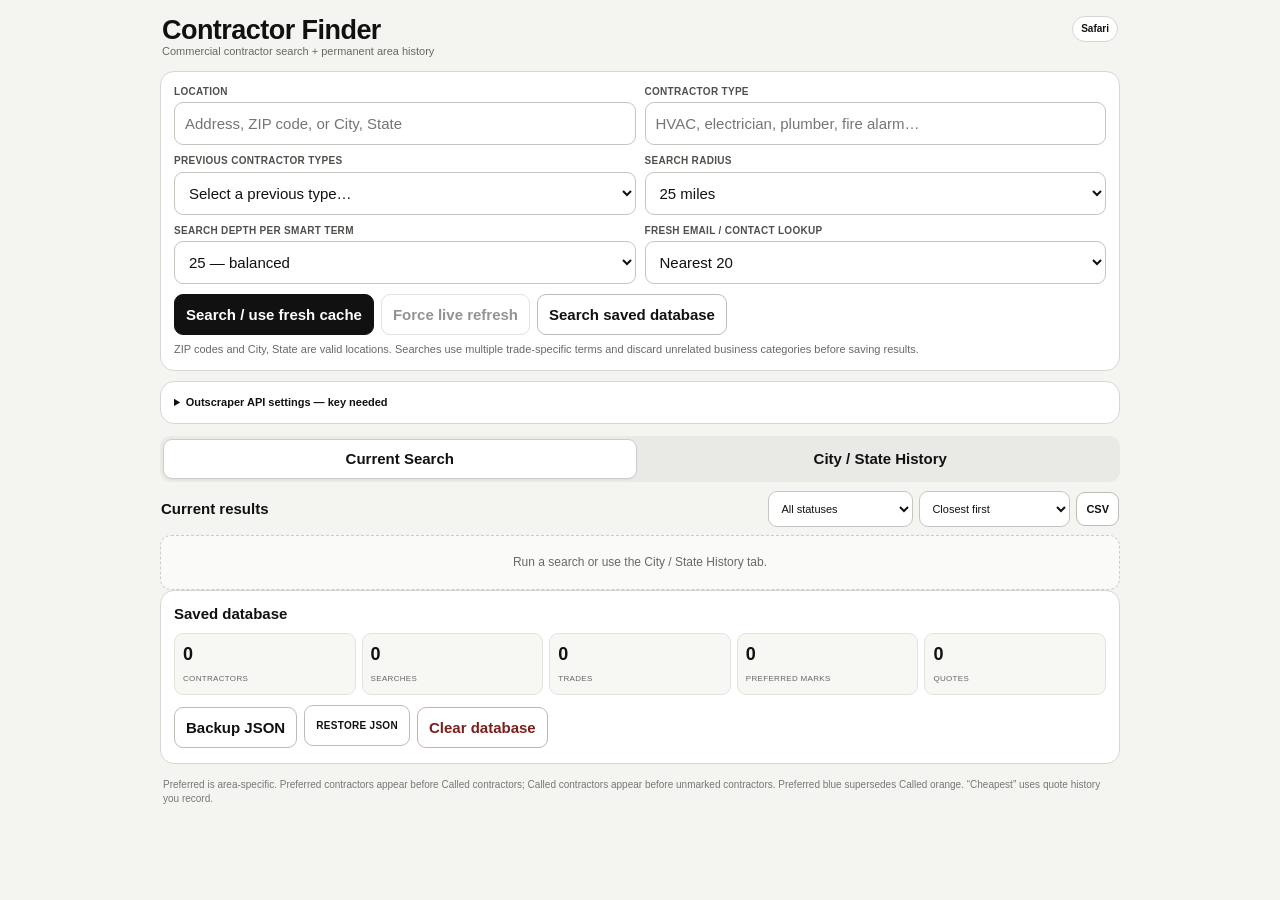
<file: contractors/index.html>
<!doctype html>
<html lang="en">
<head>
<meta charset="utf-8">
<meta name="viewport" content="width=device-width,initial-scale=1,viewport-fit=cover">
<meta name="theme-color" content="#111111">
<meta name="apple-mobile-web-app-capable" content="yes">
<meta name="apple-mobile-web-app-status-bar-style" content="black-translucent">
<meta name="apple-mobile-web-app-title" content="Contractors">
<meta name="format-detection" content="telephone=yes">
<meta name="legacy-marker-modules" content="marks.css marks.js">
<link rel="manifest" href="./manifest.webmanifest">
<title>Contractor Finder</title>
<style>
:root{--bg:#f4f4f1;--card:#fff;--ink:#111;--muted:#686864;--line:#d7d7d1;--soft:#efefeb;--blue:#eaf4ff;--blue-line:#afcde8;--orange:#fff1dc;--orange-line:#e4bd7d;--good:#1d5b34;--good-bg:#edf7ef;--warn:#744b00;--warn-bg:#fff6e2;--bad:#7b1e1e;--bad-bg:#fbeeee}*{box-sizing:border-box}html{-webkit-text-size-adjust:100%;background:var(--bg)}body{margin:0;background:var(--bg);color:var(--ink);font:15px/1.35 -apple-system,BlinkMacSystemFont,"Segoe UI",Roboto,Helvetica,Arial,sans-serif;padding-bottom:env(safe-area-inset-bottom)}button,input,select,textarea{font:inherit}button{cursor:pointer}a{color:inherit}.shell{max-width:980px;margin:auto;padding:calc(14px + env(safe-area-inset-top)) 10px 72px}.topbar{display:flex;justify-content:space-between;align-items:flex-start;gap:12px;margin:2px 2px 12px}h1{margin:0;font-size:27px;letter-spacing:-.02em;line-height:1.04}.subtitle,.muted{font-size:11px;color:var(--muted)}.badge{border:1px solid var(--line);background:#fff;border-radius:999px;padding:5px 8px;font-size:10px;font-weight:800;white-space:nowrap}.card{background:#fff;border:1px solid var(--line);border-radius:14px;padding:13px;margin-bottom:10px}.grid2,.grid3,.contact-grid,.edit-grid{display:grid;gap:9px}.grid2,.contact-grid,.edit-grid{grid-template-columns:1fr 1fr}.grid3{grid-template-columns:repeat(3,1fr)}label{display:block;font-size:10px;font-weight:800;margin:0 0 4px;text-transform:uppercase;letter-spacing:.03em;color:#4f4f4b}input,select,textarea{width:100%;min-height:43px;border:1px solid #c6c6c0;border-radius:9px;padding:9px 10px;background:#fff;color:#111;outline:none}textarea{min-height:72px;resize:vertical}input:focus,select:focus,textarea:focus{border-color:#111;box-shadow:0 0 0 2px rgba(0,0,0,.07)}.actions,.quick,.tags,.toolbar,.main-tabs,.area-tabs,.filter-row{display:flex;gap:7px;flex-wrap:wrap;align-items:center}.actions{margin-top:10px}.btn,.mini,.tabbtn,.area-tab,.icon-btn{border:1px solid #111;border-radius:9px;background:#111;color:#fff;font-weight:800}.btn{padding:9px 11px;min-height:41px}.btn.alt,.mini,.tabbtn,.area-tab{background:#fff;color:#111;border-color:#bdbdb7}.btn.danger{background:#fff;color:var(--bad);border-color:#d4aaaa}.btn:disabled{opacity:.45;cursor:default}.mini{padding:7px 9px;font-size:11px;min-height:34px}.status{margin-top:9px;padding:9px 10px;border-radius:9px;background:var(--soft);font-size:12px;white-space:pre-wrap}.status.good{background:var(--good-bg);color:var(--good)}.status.warn{background:var(--warn-bg);color:var(--warn)}.status.bad{background:var(--bad-bg);color:var(--bad)}.hidden{display:none!important}.help{margin-top:7px;font-size:11px;color:var(--muted)}.main-tabs{margin:12px 0 9px;padding:3px;background:#e9e9e5;border-radius:11px}.tabbtn{flex:1;min-width:150px;padding:9px 10px;border-color:transparent;background:transparent}.tabbtn.active{background:#fff;border-color:#ccc;box-shadow:0 1px 2px rgba(0,0,0,.04)}.toolbar{justify-content:space-between;margin:8px 1px}.toolbar-side{display:flex;gap:6px;align-items:center;flex-wrap:wrap}.toolbar select,.filter-row select{width:auto;min-width:145px;min-height:36px;padding:6px 8px;font-size:11px}.result-card{position:relative;background:#fff;border:1px solid var(--line);border-radius:13px;padding:12px;margin:8px 0;transition:background .12s,border-color .12s}.result-card.called{background:var(--orange);border-color:var(--orange-line)}.result-card.preferred{background:var(--blue);border-color:var(--blue-line)}.result-head{display:flex;gap:8px;align-items:flex-start;padding-right:78px}.rank{width:27px;height:27px;flex:0 0 27px;border:1px solid #b8b8b2;border-radius:50%;display:flex;align-items:center;justify-content:center;font-size:11px;font-weight:850;background:rgba(255,255,255,.72)}.result-main{flex:1;min-width:0}.result-name{font-size:16px;font-weight:850;line-height:1.16}.result-address{font-size:11px;color:var(--muted);margin-top:3px}.distance{font-size:11px;font-weight:850;white-space:nowrap}.marker-wrap{position:absolute;right:9px;top:8px;display:flex;gap:5px}.icon-btn{width:32px;height:32px;padding:0;display:grid;place-items:center;background:rgba(255,255,255,.82);color:#555;border-color:#c3c3bd}.icon-btn svg{width:17px;height:17px;fill:none;stroke:currentColor;stroke-width:2;stroke-linecap:round;stroke-linejoin:round}.icon-btn.on-phone{color:#9a5a00;border-color:#c98b36;background:#fff8ee}.icon-btn.on-star{color:#1760a0;border-color:#72a8d6;background:#f4f9ff}.tags{margin:8px 0 0}.tag{font-size:9px;padding:3px 6px;border:1px solid #ddd;border-radius:99px;background:rgba(255,255,255,.7)}.tag.good{background:var(--good-bg);border-color:#b9d4c0;color:var(--good)}.tag.warn{background:var(--warn-bg);border-color:#e2d0a5;color:var(--warn)}.tag.blue{background:#eff7ff;border-color:#bfd7ee;color:#205e92}.tag.orange{background:#fff6e8;border-color:#e7c798;color:#875400}.contact-grid{margin-top:9px}.contact{font-size:11px;min-width:0}.contact b{display:block;font-size:9px;text-transform:uppercase;letter-spacing:.04em;color:#585854;margin-bottom:1px}.contact a,.contact span{word-break:break-word}.quick{margin-top:9px}.quick a,.quick button{text-decoration:none;border:1px solid #b9b9b3;background:rgba(255,255,255,.82);color:#111;border-radius:8px;padding:7px 9px;font-size:10px;font-weight:800;min-height:33px}details summary{font-size:11px;font-weight:800;cursor:pointer}.edit-grid{margin-top:9px}.edit-grid .full{grid-column:1/-1}.edit-grid input,.edit-grid select,.edit-grid textarea{font-size:12px;min-height:38px;padding:7px 8px}.quote-row{font-size:10px;border-top:1px solid rgba(0,0,0,.08);padding:6px 0}.area-tabs{overflow-x:auto;flex-wrap:nowrap;padding:2px 0 8px;scrollbar-width:none}.area-tabs::-webkit-scrollbar{display:none}.area-tab{flex:0 0 auto;padding:8px 10px;font-size:11px;white-space:nowrap}.area-tab.active{background:#111;color:#fff;border-color:#111}.area-header{display:flex;justify-content:space-between;gap:10px;align-items:flex-end;margin:2px 0 8px}.area-title{font-size:18px;font-weight:850}.trade-section{margin:10px 0 16px}.trade-heading{display:flex;justify-content:space-between;align-items:center;border-bottom:1px solid #dcdcd6;padding:0 2px 6px;margin-bottom:7px}.trade-heading b{font-size:14px}.empty{padding:18px;text-align:center;color:var(--muted);font-size:12px;border:1px dashed #ccc;border-radius:11px;background:#fafaf8}.stats{display:grid;grid-template-columns:repeat(5,1fr);gap:6px;margin:9px 0}.stat{background:#f7f7f4;border:1px solid #e3e3de;border-radius:9px;padding:8px}.stat b{display:block;font-size:18px}.stat span{font-size:8px;color:#666;text-transform:uppercase;letter-spacing:.04em}.fresh{font-size:9px;color:#62625d;margin-top:6px}hr{border:0;border-top:1px solid #e4e4df;margin:12px 0}footer{font-size:10px;color:#777;margin:14px 3px}@media(max-width:700px){.grid2,.grid3,.contact-grid,.edit-grid{grid-template-columns:1fr}.edit-grid .full{grid-column:auto}.stats{grid-template-columns:repeat(2,1fr)}.result-head{padding-right:72px}}
</style>
</head>
<body>
<div class="shell">
  <div class="topbar"><div><h1>Contractor Finder</h1><div class="subtitle">Commercial contractor search + permanent area history</div></div><div class="badge" id="runtime">Safari</div></div>
  <section class="card">
    <div class="grid2"><div><label for="location">Location</label><input id="location" autocomplete="street-address" placeholder="Address, ZIP code, or City, State"></div><div><label for="contractorType">Contractor type</label><input id="contractorType" list="typeList" placeholder="HVAC, electrician, plumber, fire alarm…"><datalist id="typeList"></datalist></div></div>
    <div class="grid2" style="margin-top:9px"><div><label for="previousType">Previous contractor types</label><select id="previousType"><option value="">Select a previous type…</option></select></div><div><label for="radius">Search radius</label><select id="radius"><option value="10">10 miles</option><option value="25" selected>25 miles</option><option value="50">50 miles</option><option value="100">100 miles</option></select></div></div>
    <div class="grid2" style="margin-top:9px"><div><label for="depth">Search depth per smart term</label><select id="depth"><option value="10">10 — fastest</option><option value="25" selected>25 — balanced</option><option value="50">50 — deep</option><option value="100">100 — very deep</option></select></div><div><label for="enrich">Fresh email / contact lookup</label><select id="enrich"><option value="0">Off</option><option value="10">Nearest 10</option><option value="20" selected>Nearest 20</option><option value="40">Nearest 40</option></select></div></div>
    <div class="actions"><button class="btn" id="searchBtn">Search / use fresh cache</button><button class="btn alt" id="refreshBtn" disabled>Force live refresh</button><button class="btn alt" id="savedBtn">Search saved database</button></div>
    <div class="help">ZIP codes and City, State are valid locations. Searches use multiple trade-specific terms and discard unrelated business categories before saving results.</div><div id="status" class="status hidden"></div>
  </section>
  <details class="card" id="settings"><summary>Outscraper API settings — <span id="apiState">checking…</span></summary><div class="grid2" style="margin-top:9px"><div><label for="apiKeyInput">API key</label><input id="apiKeyInput" type="password" autocomplete="off" autocapitalize="off" spellcheck="false" placeholder="Paste key once"></div><div><label>&nbsp;</label><div class="actions" style="margin-top:0"><button class="btn alt" id="saveKeyBtn">Save key</button><button class="btn alt" id="testKeyBtn">Test key</button><button class="btn alt" id="removeKeyBtn">Remove</button></div></div></div><div class="help">The key remains only in this app's IndexedDB on this device and is excluded from backups.</div></details>
  <div class="main-tabs"><button class="tabbtn active" data-view="current">Current Search</button><button class="tabbtn" data-view="history">City / State History</button></div>
  <section id="currentView"><div class="toolbar"><div><strong id="currentTitle">Current results</strong> <span class="muted" id="currentCount"></span></div><div class="toolbar-side"><select id="currentStatus"><option value="all">All statuses</option><option value="preferred">Preferred only</option><option value="called">Called only</option><option value="unmarked">Unmarked only</option></select><select id="currentSort"><option value="distance">Closest first</option><option value="quote">Cheapest known quote</option><option value="rating">Highest rating</option></select><button class="mini" id="csvBtn">CSV</button></div></div><div id="currentResults"><div class="empty">Run a search or use the City / State History tab.</div></div></section>
  <section id="historyView" class="hidden"><div class="card"><div class="area-header"><div><div class="muted">Saved search areas</div><div class="area-title" id="areaTitle">No saved areas yet</div></div><div class="muted" id="areaMeta"></div></div><div class="area-tabs" id="areaTabs"></div><div class="filter-row"><div><label for="areaTypeFilter">Contractor type</label><select id="areaTypeFilter"><option value="all">All contractor types</option></select></div><div><label for="areaStatusFilter">Status</label><select id="areaStatusFilter"><option value="all">All statuses</option><option value="preferred">Preferred only</option><option value="called">Called only</option><option value="unmarked">Unmarked only</option></select></div><div><label for="areaSort">Sort within sections</label><select id="areaSort"><option value="distance">Closest first</option><option value="quote">Cheapest known quote</option><option value="rating">Highest rating</option></select></div></div></div><div id="historySections"></div></section>
  <section class="card"><strong>Saved database</strong><div class="stats"><div class="stat"><b id="mContractors">0</b><span>Contractors</span></div><div class="stat"><b id="mSearches">0</b><span>Searches</span></div><div class="stat"><b id="mTypes">0</b><span>Trades</span></div><div class="stat"><b id="mPreferred">0</b><span>Preferred marks</span></div><div class="stat"><b id="mQuotes">0</b><span>Quotes</span></div></div><div class="actions"><button class="btn alt" id="backupBtn">Backup JSON</button><label class="btn alt" style="display:inline-flex;align-items:center">Restore JSON<input id="restoreInput" type="file" accept=".json,application/json" hidden></label><button class="btn danger" id="clearBtn">Clear database</button></div></section>
  <footer>Preferred is area-specific. Preferred contractors appear before Called contractors; Called contractors appear before unmarked contractors. Preferred blue supersedes Called orange. “Cheapest” uses quote history you record.</footer>
</div>
<script>
(()=>{'use strict';
const API='https://api.outscraper.cloud',DB_NAME='contractor-finder-edwin',DB_VERSION=1,DISCOVERY_FRESH_MS=86400000,CONTACT_FRESH_MS=1209600000;let db=null,currentSearch=null,currentOrigin=null,currentResults=[],activeAreaKey='',busy=false;const $=id=>document.getElementById(id),norm=s=>String(s||'').trim().toLowerCase().replace(/\s+/g,' '),now=()=>new Date().toISOString(),sleep=ms=>new Promise(r=>setTimeout(r,ms)),esc=s=>String(s??'').replace(/[&<>"']/g,c=>({'&':'&amp;','<':'&lt;','>':'&gt;','"':'&quot;',"'":'&#39;'}[c]));
function setStatus(text,kind=''){const el=$('status');if(!text){el.className='status hidden';el.textContent='';return}el.className='status'+(kind?' '+kind:'');el.textContent=text}function setBusy(v){busy=v;$('searchBtn').disabled=v;$('savedBtn').disabled=v;$('testKeyBtn').disabled=v;$('refreshBtn').disabled=v||!currentSearch}function ageMs(ts){const n=Date.parse(ts||'');return Number.isFinite(n)?Date.now()-n:Infinity}function ageLabel(ts){const ms=ageMs(ts);if(!Number.isFinite(ms)||ms===Infinity)return'unknown';const h=Math.floor(ms/3600000);if(h<1)return'just now';if(h<24)return h+'h ago';return Math.floor(h/24)+'d ago'}function money(v){const n=Number(v);return Number.isFinite(n)&&n>=0?n.toLocaleString(undefined,{style:'currency',currency:'USD',maximumFractionDigits:0}):''}function domainFrom(url){if(!url)return'';try{return new URL(/^https?:/i.test(url)?url:'https://'+url).hostname.replace(/^www\./,'')}catch{return''}}function miles(a,b){if(!a||!b||![a.lat,a.lon,b.lat,b.lon].every(x=>Number.isFinite(+x)))return null;const R=3958.7613,rad=x=>x*Math.PI/180,dLat=rad(+b.lat-+a.lat),dLon=rad(+b.lon-+a.lon),h=Math.sin(dLat/2)**2+Math.cos(rad(+a.lat))*Math.cos(rad(+b.lat))*Math.sin(dLon/2)**2;return 2*R*Math.asin(Math.min(1,Math.sqrt(h)))}function contractorId(r){return r.os_id||r.place_id||r.google_id||r.cid||('n:'+norm(r.name)+'|a:'+norm(r.full_address||r.address))}function flattenData(data){let x=data?.data??data;if(!Array.isArray(x))return[];while(x.length===1&&Array.isArray(x[0]))x=x[0];return x.flat(Infinity).filter(v=>v&&typeof v==='object'&&!Array.isArray(v))}function parseDate(v){if(!v)return 0;const n=Date.parse(v);return Number.isFinite(n)?n:0}function bestDatedValue(items){return items.filter(x=>x.value).sort((a,b)=>(b.ts||0)-(a.ts||0))[0]||null}
function openDb(){return new Promise((resolve,reject)=>{const req=indexedDB.open(DB_NAME,DB_VERSION);req.onupgradeneeded=()=>{const d=req.result;if(!d.objectStoreNames.contains('contractors'))d.createObjectStore('contractors',{keyPath:'id'});if(!d.objectStoreNames.contains('searches'))d.createObjectStore('searches',{keyPath:'key'});if(!d.objectStoreNames.contains('settings'))d.createObjectStore('settings',{keyPath:'key'})};req.onsuccess=()=>resolve(req.result);req.onerror=()=>reject(req.error)})}function store(name,mode='readonly'){return db.transaction(name,mode).objectStore(name)}function get(name,key){return new Promise((resolve,reject)=>{const r=store(name).get(key);r.onsuccess=()=>resolve(r.result);r.onerror=()=>reject(r.error)})}function put(name,value){return new Promise((resolve,reject)=>{const r=store(name,'readwrite').put(value);r.onsuccess=()=>resolve(value);r.onerror=()=>reject(r.error)})}function getAll(name){return new Promise((resolve,reject)=>{const r=store(name).getAll();r.onsuccess=()=>resolve(r.result||[]);r.onerror=()=>reject(r.error)})}function clearStore(name){return new Promise((resolve,reject)=>{const r=store(name,'readwrite').clear();r.onsuccess=()=>resolve();r.onerror=()=>reject(r.error)})}async function getSetting(key,def=''){const r=await get('settings',key);return r?r.value:def}async function setSetting(key,value){return put('settings',{key,value,updatedAt:now()})}async function apiKey(){return String(await getSetting('apiKey','')).trim()}
async function api(path,params={}){const key=await apiKey();if(!key)throw new Error('Save your Outscraper API key first.');const u=new URL(API+path);for(const [k,v] of Object.entries(params)){if(v===undefined||v===null||v==='')continue;if(Array.isArray(v))v.forEach(x=>u.searchParams.append(k,String(x)));else u.searchParams.set(k,String(v))}u.searchParams.set('apiKey',key);let response;try{response=await fetch(u.toString(),{method:'GET',mode:'cors',credentials:'omit',cache:'no-store',referrerPolicy:'no-referrer'})}catch(e){throw new Error('Safari could not reach Outscraper. Reload this web app while online and try again.')}const text=await response.text();let data={};try{data=text?JSON.parse(text):{}}catch{}if(!response.ok)throw new Error(data?.errorMessage||data?.message||('Outscraper HTTP '+response.status));return data}async function resolveAsync(data,label){const status=norm(data?.status);if(status==='success'||!data?.id)return data;if(status==='failure')throw new Error(label+' failed.');for(let i=1;i<=60;i++){setStatus(label+' running… '+i+'/60');await sleep(i<5?2000:3000);const d=await api('/requests/'+encodeURIComponent(data.id),{flat:'true'}),s=norm(d?.status);if(s==='success')return d;if(s==='failure')throw new Error(label+' failed.')}throw new Error(label+' is still pending. Try again shortly.')}
function areaFromGeo(g,query=''){const city=String(g?.city||'').trim(),state=String(g?.state||g?.us_state||'').trim(),postal=String(g?.postal_code||g?.postal||'').trim(),label=city&&state?`${city}, ${state}`:(postal||String(g?.label||query).trim()),key=norm(city&&state?`${city}|${state}`:label);return{city,state,postal,label,key}}function areaFromSearch(s){if(s?.areaKey)return{key:s.areaKey,label:s.areaLabel||s.origin?.label||s.location||s.address||'Saved area'};const label=s?.areaLabel||s?.origin?.label||s?.location||s?.address||'Saved area';return{key:norm(label),label}}function searchKey(location,type,radius){return norm(location)+'||'+norm(type)+'||'+String(radius)}async function geocode(location){const d=await api('/geocoding',{query:location,async:'false'}),x=flattenData(d)[0];if(!x||!Number.isFinite(+x.latitude)||!Number.isFinite(+x.longitude))throw new Error('That location could not be found. Try a ZIP code, "City, State", or a full address.');const area=areaFromGeo(x,location);return{lat:+x.latitude,lon:+x.longitude,city:area.city,state:area.state,postal:area.postal,label:area.label,areaKey:area.key}}
const TRADE_PROFILES=[
{re:/\b(hvac|heating|air\s*conditioning|air\s*conditioner|mechanical)\b/i,canonical:'HVAC',queries:['commercial HVAC contractor','commercial heating and air conditioning contractor','commercial mechanical HVAC contractor'],positives:['hvac','heating','air conditioning','air conditioner','mechanical contractor','cooling'],negatives:['automotive','auto repair','appliance repair','car air conditioning']},
{re:/\b(electric|electrical|electrician)\b/i,canonical:'Electrical',queries:['commercial electrician','commercial electrical contractor','industrial electrical contractor'],positives:['electrician','electrical contractor','electrical service'],negatives:['electronics store','electric utility','appliance store','electrical supply']},
{re:/\b(plumb|plumber|plumbing)\b/i,canonical:'Plumbing',queries:['commercial plumber','commercial plumbing contractor','commercial plumbing service'],positives:['plumber','plumbing contractor','plumbing service'],negatives:['plumbing supply','hardware store','kitchen supply']},
{re:/\b(roof|roofer|roofing)\b/i,canonical:'Roofing',queries:['commercial roofing contractor','commercial roofer','industrial roofing contractor'],positives:['roofing contractor','roofer','roofing service','roof repair'],negatives:['roofing supply','building materials store']},
{re:/\b(fire\s*alarm|fire\s*protection|sprinkler|fire\s*suppression)\b/i,canonical:'Fire Protection',queries:['commercial fire alarm contractor','commercial fire protection contractor','fire sprinkler contractor'],positives:['fire alarm','fire protection','fire sprinkler','sprinkler contractor','fire suppression'],negatives:['fire department','fire station','alarm store']},
{re:/\b(general\s*contractor|construction|builder)\b/i,canonical:'General Contractor',queries:['commercial general contractor','commercial construction contractor','commercial building contractor'],positives:['general contractor','construction company','construction contractor','builder'],negatives:['construction supply','building materials store','equipment rental']},
{re:/\b(locksmith|lock\s*service)\b/i,canonical:'Locksmith',queries:['commercial locksmith','commercial lock and door service','business locksmith'],positives:['locksmith','lock service','lock and key'],negatives:['hardware store']},
{re:/\b(elevator|lift\s*service)\b/i,canonical:'Elevator',queries:['commercial elevator service','elevator contractor','elevator maintenance company'],positives:['elevator service','elevator contractor','elevator maintenance','elevator repair'],negatives:['elevator manufacturer showroom']},
{re:/\b(pest|exterminator|termite)\b/i,canonical:'Pest Control',queries:['commercial pest control','commercial exterminator','commercial pest management'],positives:['pest control','exterminator','pest management','termite'],negatives:['pet store']},
{re:/\b(janitor|janitorial|commercial cleaning|cleaning service)\b/i,canonical:'Janitorial',queries:['commercial janitorial service','commercial cleaning company','office cleaning service'],positives:['janitorial','commercial cleaning','cleaning service','office cleaning'],negatives:['car wash','laundromat','dry cleaner']},
{re:/\b(landscap|groundskeeping|lawn care)\b/i,canonical:'Landscaping',queries:['commercial landscaping contractor','commercial landscape maintenance','commercial groundskeeping service'],positives:['landscaping','landscape contractor','groundskeeping','lawn care'],negatives:['garden center','plant nursery','landscape supply']},
{re:/\b(glass|glazier|glazing|storefront)\b/i,canonical:'Glass / Glazing',queries:['commercial glass contractor','commercial glazier','commercial storefront glass repair'],positives:['glass contractor','glazier','glass repair','storefront glass','glazing'],negatives:['glassware store','auto glass']},
{re:/\b(floor|flooring|carpet)\b/i,canonical:'Flooring',queries:['commercial flooring contractor','commercial floor installer','commercial carpet contractor'],positives:['flooring contractor','flooring service','floor installer','carpet installer'],negatives:['flooring store','carpet store','flooring supply']},
{re:/\b(paint|painter|painting)\b/i,canonical:'Painting',queries:['commercial painting contractor','commercial painter','industrial painting contractor'],positives:['painting contractor','painter','painting service'],negatives:['paint store','art gallery']},
{re:/\b(masonry|mason|brick|concrete)\b/i,canonical:'Masonry / Concrete',queries:['commercial masonry contractor','commercial concrete contractor','commercial brick contractor'],positives:['masonry contractor','mason','concrete contractor','brick contractor'],negatives:['masonry supply','concrete supply']},
{re:/\b(low\s*voltage|data\s*cabling|structured\s*cabling|network\s*cabling)\b/i,canonical:'Low Voltage / Data',queries:['commercial low voltage contractor','structured cabling contractor','commercial data cabling contractor'],positives:['low voltage','structured cabling','data cabling','network cabling','telecommunications contractor'],negatives:['cell phone store','computer store']},
{re:/\b(security\s*system|access\s*control|cctv|surveillance)\b/i,canonical:'Security / Access Control',queries:['commercial security system contractor','commercial access control contractor','commercial CCTV installer'],positives:['security system installer','access control','cctv','security contractor','surveillance'],negatives:['security guard service','electronics store']},
{re:/\b(boiler|steam|hydronic)\b/i,canonical:'Boiler',queries:['commercial boiler contractor','commercial boiler service','industrial boiler repair'],positives:['boiler service','boiler contractor','boiler repair','hydronic','steam'],negatives:['boiler manufacturer']},
{re:/\b(door|overhead door|garage door)\b/i,canonical:'Commercial Doors',queries:['commercial door contractor','commercial overhead door service','commercial door repair'],positives:['door contractor','door service','overhead door','garage door service'],negatives:['door store','home decor store']}];
function smartProfile(type){const t=String(type||'').trim(),found=TRADE_PROFILES.find(p=>p.re.test(t));if(found)return found;const stop=new Set(['commercial','contractor','contractors','service','services','company','companies','repair','installation','install']),tokens=norm(t).split(/[^a-z0-9]+/).filter(x=>x.length>=3&&!stop.has(x));return{canonical:t,queries:[`commercial ${t} contractor`,`commercial ${t} service`,`${t} contractor`],positives:tokens.length?tokens:[norm(t)],negatives:[]}}function smartQueries(type,locationLabel){const p=smartProfile(type);return[...new Set(p.queries.map(q=>`${q}, ${locationLabel}`))]}function relevance(result,type){const p=smartProfile(type),text=norm([result.name,result.category,result.type,Array.isArray(result.subtypes)?result.subtypes.join(' '):result.subtypes,result.description,result.about?.summary,result.about].filter(Boolean).join(' '));if(!text)return{keep:false,score:0};const positiveHits=p.positives.filter(k=>text.includes(norm(k))).length,negativeHits=p.negatives.filter(k=>text.includes(norm(k))).length,genericJunk=['supply store','wholesaler','hardware store','retail store','equipment rental','training center','school','association'],junkHits=genericJunk.filter(k=>text.includes(k)).length;let score=positiveHits*4-negativeHits*6-junkHits*4;if(/\bcommercial\b|\bindustrial\b|\bfacilit(y|ies)\b|\bcontractor\b/.test(text))score+=2;if(/\bservice\b|\brepair\b|\binstallation\b|\bmaintenance\b/.test(text))score+=1;return{keep:positiveHits>0&&score>=2,score}}
function extractContactData(root){const queue=[root],seen=new Set(),emails=[],phones=[],people=[];while(queue.length){const x=queue.pop();if(!x||typeof x!=='object'||seen.has(x))continue;seen.add(x);const ts=parseDate(x.last_seen||x.updated_on||x.extracted_on||x.updated_at||x.created_at),addEmail=v=>{if(typeof v==='string'&&v.includes('@'))emails.push({value:v,ts});else if(v&&typeof v==='object'){const val=v.value||v.email||'';if(val)emails.push({value:val,ts:parseDate(v.last_seen||v.updated_on||v.extracted_on)||ts})}},addPhone=v=>{if(typeof v==='string'&&/\d/.test(v))phones.push({value:v,ts});else if(v&&typeof v==='object'){const val=v.value||v.phone||'';if(val)phones.push({value:val,ts:parseDate(v.last_seen||v.updated_on||v.extracted_on)||ts})}};if(Array.isArray(x.emails))x.emails.forEach(addEmail);else addEmail(x.email);if(Array.isArray(x.phones))x.phones.forEach(addPhone);else addPhone(x.phone);if(x.full_name||x.contact_name)people.push({name:x.full_name||x.contact_name,title:x.title||x.job_title||x.position||'',ts});Object.values(x).forEach(v=>{if(v&&typeof v==='object')queue.push(v)})}const email=bestDatedValue(emails),phone=bestDatedValue(phones),person=people.sort((a,b)=>(b.ts||0)-(a.ts||0))[0]||null;return{email:email?.value||'',emailSeenAt:email?.ts?new Date(email.ts).toISOString():'',phone:phone?.value||'',phoneSeenAt:phone?.ts?new Date(phone.ts).toISOString():'',contactName:person?.name||'',contactTitle:person?.title||''}}
function areaState(record,areaKey){const state=record?.areaStates?.[areaKey];if(state)return{called:!!state.called,preferred:!!state.preferred};return{called:!!record?.called,preferred:!!record?.favorite}}async function setAreaState(id,areaKey,field,value){const record=await get('contractors',id);if(!record)return;record.areaStates=record.areaStates&&typeof record.areaStates==='object'?record.areaStates:{};const old=areaState(record,areaKey),next={...old,[field]:value};if(field==='called')next.calledAt=value?now():'';if(field==='preferred')next.preferredAt=value?now():'';record.areaStates[areaKey]=next;record.lastSeen=record.lastSeen||now();await put('contractors',record);const i=currentResults.findIndex(r=>r.id===id);if(i>=0)currentResults[i]=recordWithDistance(record,currentOrigin);await renderAllViews();await refreshStats()}async function toggleAreaState(id,areaKey,field){const record=await get('contractors',id);if(!record)return;const state=areaState(record,areaKey);await setAreaState(id,areaKey,field,!state[field])}async function markCalled(id,areaKey){const record=await get('contractors',id);if(!record)return;if(!areaState(record,areaKey).called)await setAreaState(id,areaKey,'called',true)}function stateRank(record,areaKey){const s=areaState(record,areaKey);return s.preferred?0:s.called?1:2}function passesStatus(record,areaKey,filter){const s=areaState(record,areaKey);if(filter==='preferred')return s.preferred;if(filter==='called')return s.called;if(filter==='unmarked')return!s.called&&!s.preferred;return true}function cheapestQuote(record){const vals=(record.quotes||[]).map(q=>+q.amount).filter(n=>Number.isFinite(n)&&n>=0);return vals.length?Math.min(...vals):Infinity}function recordWithDistance(record,from){return{...record,distance:from?miles(from,{lat:record.lat,lon:record.lon}):null}}function sortRecords(records,areaKey,sortMode){const out=[...records];out.sort((a,b)=>{const state=stateRank(a,areaKey)-stateRank(b,areaKey);if(state)return state;if(sortMode==='quote'){const aq=cheapestQuote(a),bq=cheapestQuote(b);if(aq!==bq)return aq-bq}else if(sortMode==='rating'){const r=(b.rating??-1)-(a.rating??-1);if(r)return r;const rev=(b.reviews??0)-(a.reviews??0);if(rev)return rev}return(a.distance??1e9)-(b.distance??1e9)});return out}
async function mergeContractor(incoming,type){const old=await get('contractors',incoming.id),types=[...(old?.types||[])];if(type&&!types.some(x=>norm(x)===norm(type)))types.push(type);const incomingPhone=String(incoming.phone||'').trim(),merged={...(old||{}),...incoming,id:incoming.id,types,firstSeen:old?.firstSeen||now(),lastSeen:now(),phone:incomingPhone||old?.phone||'',site:incoming.site||old?.site||'',email:incoming.email||old?.email||'',contactName:incoming.contactName||old?.contactName||'',contactTitle:incoming.contactTitle||old?.contactTitle||'',quotes:Array.isArray(old?.quotes)?old.quotes:[],notes:old?.notes||'',areaStates:old?.areaStates||{},called:old?.called||false,favorite:old?.favorite||false,phoneLastSeenAt:incomingPhone?(incoming.phoneLastSeenAt||now()):(old?.phoneLastSeenAt||''),emailLastSeenAt:incoming.email?(incoming.emailLastSeenAt||old?.emailLastSeenAt||''):(old?.emailLastSeenAt||''),listingRefreshedAt:incoming.listingRefreshedAt||old?.listingRefreshedAt||'',contactRefreshedAt:incoming.contactRefreshedAt||old?.contactRefreshedAt||''};await put('contractors',merged);return merged}
async function liveSearch(location,type,radius,depth){const geo=await geocode(location),queries=smartQueries(type,geo.label||location);let d=await api('/google-maps-search',{query:queries,limit:depth,dropDuplicates:'true',totalLimit:Math.min(500,depth*queries.length),coordinates:`${geo.lat},${geo.lon}`,language:'en',region:'US',async:'true'});d=await resolveAsync(d,'Contractor search');const byKey=new Map();let discarded=0;for(const raw of flattenData(d)){const id=contractorId(raw);if(!id)continue;const lat=Number.isFinite(+raw.latitude)?+raw.latitude:null,lon=Number.isFinite(+raw.longitude)?+raw.longitude:null,distance=miles(geo,{lat,lon});if(distance!==null&&distance>radius)continue;const rel=relevance(raw,type);if(!rel.keep){discarded++;continue}const candidate={id,os_id:raw.os_id||'',place_id:raw.place_id||'',google_id:raw.google_id||'',cid:raw.cid||'',name:raw.name||'Unnamed contractor',full_address:raw.full_address||raw.address||'',city:raw.city||'',state:raw.state||raw.us_state||'',postal:raw.postal_code||'',lat,lon,distance,phone:raw.phone||'',site:raw.site||raw.website||'',email:raw.email||'',contactName:'',contactTitle:'',rating:Number.isFinite(+raw.rating)?+raw.rating:null,reviews:Number.isFinite(+raw.reviews)?+raw.reviews:null,category:raw.category||raw.type||'',subtypes:Array.isArray(raw.subtypes)?raw.subtypes.join(', '):(raw.subtypes||''),sourceUrl:raw.location_link||raw.google_maps_url||raw.reviews_link||'',source:'Outscraper Google Maps',relevanceScore:rel.score,listingRefreshedAt:now(),phoneLastSeenAt:raw.phone?now():''},dedupe=raw.place_id||raw.google_id||raw.cid||(candidate.phone?candidate.phone.replace(/\D/g,''):'')||(domainFrom(candidate.site)+'|'+norm(candidate.name)),old=byKey.get(dedupe);if(!old||candidate.relevanceScore>old.relevanceScore)byKey.set(dedupe,candidate)}const rows=[...byKey.values()].sort((a,b)=>(a.distance??1e9)-(b.distance??1e9));return{geo,rows,queries,discarded}}
async function enrichContacts(records,count,type){const candidates=records.filter(r=>r.site).filter(r=>!r.contactRefreshedAt||ageMs(r.contactRefreshedAt)>CONTACT_FRESH_MS||!r.email).slice(0,count),domains=[...new Set(candidates.map(r=>domainFrom(r.site)).filter(Boolean))];if(!domains.length)return{checked:0,updated:0};let d=await api('/contacts-and-leads',{query:domains,preferredContacts:['technical'],contactsPerCompany:3,emailsPerContact:1,skipContacts:0,async:'true'});d=await resolveAsync(d,'Contact lookup');const rows=flattenData(d),byDomain=new Map();for(const row of rows){const domain=domainFrom(row.domain||row.query||row.site||'');if(domain)byDomain.set(domain,row)}let updated=0;for(const rec of candidates){const match=byDomain.get(domainFrom(rec.site)),data=match?extractContactData(match):{},next={...rec,email:data.email||rec.email||'',phone:rec.phone||data.phone||'',contactName:data.contactName||rec.contactName||'',contactTitle:data.contactTitle||rec.contactTitle||'',emailLastSeenAt:data.emailSeenAt||rec.emailLastSeenAt||'',phoneLastSeenAt:rec.phoneLastSeenAt||data.phoneSeenAt||'',contactRefreshedAt:now()},merged=await mergeContractor(next,type),idx=currentResults.findIndex(x=>x.id===merged.id);if(idx>=0)currentResults[idx]=recordWithDistance(merged,currentOrigin);updated++}return{checked:domains.length,updated}}
async function rememberType(type){let types=await getSetting('types',[]);if(!types.some(x=>norm(x)===norm(type))){types.unshift(type);types=types.slice(0,150);await setSetting('types',types)}await renderTypeControls()}async function renderTypeControls(){const types=await getSetting('types',[]);$('typeList').innerHTML=types.map(t=>`<option value="${esc(t)}"></option>`).join('');$('previousType').innerHTML='<option value="">Select a previous type…</option>'+types.map(t=>`<option value="${esc(t)}">${esc(t)}</option>`).join('')}
async function runSearch(force=false){if(busy)return;const location=$('location').value.trim(),type=$('contractorType').value.trim(),radius=+$('radius').value||25,depth=+$('depth').value||25,enrich=+$('enrich').value||0;if(!location||!type){setStatus('Enter a location and contractor type.','warn');return}if(!(await apiKey())){$('settings').open=true;setStatus('Save your Outscraper API key first.','warn');return}setBusy(true);try{await rememberType(type);const key=searchKey(location,type,radius),cached=await get('searches',key);if(cached&&!force&&ageMs(cached.updatedAt)<DISCOVERY_FRESH_MS){await loadSearch(cached);switchView('current');setStatus(`Loaded fresh cached results from ${ageLabel(cached.updatedAt)}. Use Force live refresh if you want to re-check listings now.`,'good');return}setStatus(cached?'Cached search is over 24 hours old. Refreshing live listings…':'Locating the search area…');const found=await liveSearch(location,type,radius,depth);currentOrigin=found.geo;currentResults=[];for(const row of found.rows){const merged=await mergeContractor(row,type);currentResults.push(recordWithDistance(merged,found.geo))}const area=areaFromGeo(found.geo,location),search={key,location,address:location,type,radius,origin:found.geo,areaKey:area.key,areaLabel:area.label,city:area.city,state:area.state,postal:area.postal,resultIds:currentResults.map(r=>r.id),resultCount:currentResults.length,smartQueries:found.queries,discardedCount:found.discarded,createdAt:cached?.createdAt||now(),updatedAt:now(),source:'Outscraper'};await put('searches',search);currentSearch=search;switchView('current');await renderAllViews();await refreshStats();let note=`Found ${currentResults.length} relevant ${type} contractors around ${area.label}. ${found.discarded} unrelated results were discarded.`;if(enrich>0&&currentResults.length){setStatus(note+` Checking fresh website/contact data for up to ${Math.min(enrich,currentResults.length)} nearby businesses…`);try{const info=await enrichContacts(currentResults,enrich,type);await renderAllViews();await refreshStats();note+=` Contact lookup checked ${info.checked} website${info.checked===1?'':'s'}.`}catch(e){setStatus(note+' Listing results are saved. Contact refresh could not finish: '+e.message,'warn');return}}setStatus(note,'good')}catch(e){console.error(e);setStatus(e.message||String(e),'bad')}finally{setBusy(false)}}
async function loadSearch(search){currentSearch=search;currentOrigin=search.origin||null;$('location').value=search.location||search.address||'';$('contractorType').value=search.type||'';$('radius').value=String(search.radius||25);const out=[];for(const id of search.resultIds||search.contractorIds||[]){const r=await get('contractors',id);if(r)out.push(recordWithDistance(r,currentOrigin))}currentResults=out;await renderAllViews();setBusy(false)}async function searchSaved(){if(busy)return;const type=$('contractorType').value.trim(),location=$('location').value.trim(),radius=+$('radius').value||25;if(!type){setStatus('Enter or choose a contractor type first.','warn');return}setBusy(true);try{let origin=null,areaKey='';if(location){const searches=await getAll('searches'),prior=[...searches].sort((a,b)=>String(b.updatedAt||'').localeCompare(String(a.updatedAt||''))).find(s=>norm(s.location||s.address)===norm(location));if(prior){origin=prior.origin||null;areaKey=areaFromSearch(prior).key}}const all=await getAll('contractors');currentResults=all.filter(r=>(r.types||[]).some(t=>norm(t)===norm(type))).map(r=>recordWithDistance(r,origin)).filter(r=>!origin||r.distance===null||r.distance<=radius);currentOrigin=origin;currentSearch={key:'saved:'+Date.now(),location,type,radius,origin,areaKey:areaKey||norm(location||'saved'),areaLabel:location||'Saved database',resultIds:currentResults.map(r=>r.id),updatedAt:now(),savedOnly:true};switchView('current');await renderCurrent();setStatus(`Showing ${currentResults.length} saved ${type} contractor records${origin?' re-ranked from this saved location.':'.'}`,'good')}catch(e){setStatus(e.message||String(e),'bad')}finally{setBusy(false)}}
function phoneSvg(){return'<svg viewBox="0 0 24 24" aria-hidden="true"><path d="M22 16.92v3a2 2 0 0 1-2.18 2 19.8 19.8 0 0 1-8.63-3.07 19.5 19.5 0 0 1-6-6A19.8 19.8 0 0 1 2.12 4.18 2 2 0 0 1 4.11 2h3a2 2 0 0 1 2 1.72c.12.9.33 1.78.62 2.63a2 2 0 0 1-.45 2.11L8 9.73a16 16 0 0 0 6 6l1.27-1.27a2 2 0 0 1 2.11-.45c.85.29 1.73.5 2.63.62A2 2 0 0 1 22 16.92z"/></svg>'}function starSvg(){return'<svg viewBox="0 0 24 24" aria-hidden="true"><path d="m12 2.5 2.9 5.88 6.49.94-4.69 4.57 1.11 6.46L12 17.3l-5.81 3.05 1.11-6.46-4.69-4.57 6.49-.94L12 2.5z"/></svg>'}
function cardHtml(record,index,areaKey){const s=areaState(record,areaKey),cls=s.preferred?'preferred':s.called?'called':'',distance=Number.isFinite(record.distance)?record.distance.toFixed(record.distance<10?1:0)+' mi':'distance unknown',web=record.site?(/^https?:/i.test(record.site)?record.site:'https://'+record.site):'',tel=record.phone?'tel:'+String(record.phone).replace(/[^\d+]/g,''):'',mail=record.email?'mailto:'+record.email:'',q=cheapestQuote(record),quotes=(record.quotes||[]).slice().sort((a,b)=>String(b.date||'').localeCompare(String(a.date||''))),phoneFresh=record.phoneLastSeenAt?`Phone seen ${ageLabel(record.phoneLastSeenAt)}`:'Phone freshness unknown',emailFresh=record.email?(record.emailLastSeenAt?`Email seen ${ageLabel(record.emailLastSeenAt)}`:`Email refreshed ${ageLabel(record.contactRefreshedAt)}`):'No email found';return`<article class="result-card ${cls}" data-id="${esc(record.id)}" data-area="${esc(areaKey)}"><div class="marker-wrap"><button class="icon-btn ${s.called?'on-phone':''}" type="button" data-mark="called" aria-label="${s.called?'Clear called status':'Mark as called'}" title="${s.called?'Called — tap to clear':'Mark as called'}">${phoneSvg()}</button><button class="icon-btn ${s.preferred?'on-star':''}" type="button" data-mark="preferred" aria-label="${s.preferred?'Clear preferred status':'Mark as preferred'}" title="${s.preferred?'Preferred — tap to clear':'Mark as preferred'}">${starSvg()}</button></div><div class="result-head"><div class="rank">${index+1}</div><div class="result-main"><div class="result-name">${esc(record.name)}</div><div class="result-address">${esc(record.full_address||'Address not returned')}</div></div><div class="distance">${esc(distance)}</div></div><div class="tags">${s.preferred?'<span class="tag blue">★ Preferred</span>':''}${s.called?'<span class="tag orange">Called</span>':''}<span class="tag">${esc(record.category||'Contractor')}</span><span class="tag">${Number.isFinite(+record.rating)?esc((+record.rating).toFixed(1)+' rating'+(Number.isFinite(+record.reviews)?' / '+(+record.reviews).toLocaleString()+' reviews':'')):'No rating'}</span>${Number.isFinite(q)?`<span class="tag good">Quote ${esc(money(q))}</span>`:'<span class="tag">No quote</span>'}${record.relevanceScore?`<span class="tag">Match ${esc(record.relevanceScore)}</span>`:''}</div><div class="contact-grid"><div class="contact"><b>Phone</b>${record.phone?`<a class="phone-link" href="${esc(tel)}">${esc(record.phone)}</a>`:'<span>Not returned</span>'}</div><div class="contact"><b>Email</b>${record.email?`<a href="${esc(mail)}">${esc(record.email)}</a>`:'<span>Not found</span>'}</div><div class="contact"><b>Website</b>${record.site?`<a target="_blank" rel="noopener" href="${esc(web)}">${esc(domainFrom(record.site)||record.site)}</a>`:'<span>Not returned</span>'}</div><div class="contact"><b>Named contact / tech</b><span>${esc([record.contactName,record.contactTitle].filter(Boolean).join(' — ')||'Not found')}</span></div></div><div class="fresh">${esc(phoneFresh)} · ${esc(emailFresh)} · Listing refreshed ${esc(ageLabel(record.listingRefreshedAt))}</div><div class="quick">${record.phone?`<a class="call-action" href="${esc(tel)}">Call</a>`:''}${record.email?`<a href="${esc(mail)}">Email</a>`:''}${record.site?`<a target="_blank" rel="noopener" href="${esc(web)}">Website</a>`:''}${record.sourceUrl?`<a target="_blank" rel="noopener" href="${esc(record.sourceUrl)}">Map source</a>`:''}</div><details><summary>Record quote / edit contractor</summary><div class="edit-grid"><div><label>Phone</label><input data-field="phone" value="${esc(record.phone||'')}"></div><div><label>Email</label><input data-field="email" type="email" value="${esc(record.email||'')}"></div><div><label>Website</label><input data-field="site" value="${esc(record.site||'')}"></div><div><label>Contact / technician</label><input data-field="contactName" value="${esc(record.contactName||'')}"></div><div><label>Contact title</label><input data-field="contactTitle" value="${esc(record.contactTitle||'')}"></div><div class="full"><label>Notes</label><textarea data-field="notes">${esc(record.notes||'')}</textarea></div><div><label>New quote amount ($)</label><input data-new="amount" inputmode="decimal" placeholder="0.00"></div><div><label>Quote date</label><input data-new="date" type="date" value="${new Date().toISOString().slice(0,10)}"></div><div class="full"><label>Quote scope / notes</label><input data-new="note" placeholder="Service call, replacement, emergency repair…"></div><div class="full"><button class="mini save-record" type="button">Save changes / quote</button></div></div>${quotes.length?`<div>${quotes.map(q=>`<div class="quote-row"><b>${esc(money(q.amount))}</b> · ${esc(q.date||'undated')}${q.note?' · '+esc(q.note):''}</div>`).join('')}</div>`:''}</details></article>`}
function wireCards(container){container.querySelectorAll('.result-card').forEach(card=>{const id=card.dataset.id,areaKey=card.dataset.area;card.querySelectorAll('[data-mark]').forEach(btn=>btn.addEventListener('click',e=>{e.preventDefault();e.stopPropagation();toggleAreaState(id,areaKey,btn.dataset.mark)}));card.querySelectorAll('.call-action,.phone-link').forEach(a=>a.addEventListener('click',()=>markCalled(id,areaKey)));const save=card.querySelector('.save-record');if(save)save.addEventListener('click',async()=>{const r=await get('contractors',id);if(!r)return;card.querySelectorAll('[data-field]').forEach(el=>r[el.dataset.field]=el.value);const amount=card.querySelector('[data-new="amount"]').value.trim();if(amount){const n=Number(amount);if(!Number.isFinite(n)||n<0){setStatus('Quote amount must be a valid positive number.','warn');return}r.quotes=Array.isArray(r.quotes)?r.quotes:[];r.quotes.push({amount:n,date:card.querySelector('[data-new="date"]').value,note:card.querySelector('[data-new="note"]').value.trim(),savedAt:now()})}r.lastSeen=now();await put('contractors',r);const i=currentResults.findIndex(x=>x.id===id);if(i>=0)currentResults[i]=recordWithDistance(r,currentOrigin);await renderAllViews();await refreshStats();setStatus('Contractor record saved.','good')})})}
async function renderCurrent(){const box=$('currentResults');if(!currentSearch&&!currentResults.length){$('currentTitle').textContent='Current results';$('currentCount').textContent='';box.innerHTML='<div class="empty">Run a search or use the City / State History tab.</div>';return}const area=areaFromSearch(currentSearch||{areaLabel:'Current area'}),filter=$('currentStatus').value,sort=$('currentSort').value,rows=sortRecords(currentResults.filter(r=>passesStatus(r,area.key,filter)),area.key,sort);$('currentTitle').textContent=(currentSearch?.type||'Saved')+' — '+(area.label||'Current area');$('currentCount').textContent=`${rows.length} shown / ${currentResults.length} total`;if(!rows.length){box.innerHTML='<div class="empty">No contractors match this status filter.</div>';return}box.innerHTML=rows.map((r,i)=>cardHtml(r,i,area.key)).join('');wireCards(box)}
async function savedAreaGroups(){const searches=await getAll('searches'),sorted=[...searches].filter(s=>!s.savedOnly).sort((a,b)=>String(b.updatedAt||'').localeCompare(String(a.updatedAt||''))),groups=new Map();for(const s of sorted){const area=areaFromSearch(s);if(!groups.has(area.key))groups.set(area.key,{key:area.key,label:area.label,searches:[],updatedAt:s.updatedAt||'',origin:s.origin||null});const g=groups.get(area.key);g.searches.push(s);if(String(s.updatedAt||'')>String(g.updatedAt||'')){g.updatedAt=s.updatedAt||'';g.origin=s.origin||g.origin}}return[...groups.values()]}
async function renderHistory(){const groups=await savedAreaGroups(),tabs=$('areaTabs'),sections=$('historySections');if(!groups.length){tabs.innerHTML='';$('areaTitle').textContent='No saved areas yet';$('areaMeta').textContent='';sections.innerHTML='<div class="empty">Your previous city/state searches will appear here automatically.</div>';return}if(!activeAreaKey||!groups.some(g=>g.key===activeAreaKey))activeAreaKey=groups[0].key;tabs.innerHTML=groups.map(g=>`<button class="area-tab ${g.key===activeAreaKey?'active':''}" data-area-key="${esc(g.key)}">${esc(g.label)}</button>`).join('');tabs.querySelectorAll('.area-tab').forEach(b=>b.addEventListener('click',async()=>{activeAreaKey=b.dataset.areaKey;await renderHistory()}));const group=groups.find(g=>g.key===activeAreaKey);$('areaTitle').textContent=group.label;$('areaMeta').textContent=`${group.searches.length} saved search${group.searches.length===1?'':'es'} · updated ${ageLabel(group.updatedAt)}`;const types=[...new Set(group.searches.map(s=>s.type).filter(Boolean))].sort((a,b)=>a.localeCompare(b)),typeSelect=$('areaTypeFilter'),selected=typeSelect.value||'all';typeSelect.innerHTML='<option value="all">All contractor types</option>'+types.map(t=>`<option value="${esc(t)}">${esc(t)}</option>`).join('');if(selected==='all'||types.some(t=>t===selected))typeSelect.value=selected;else typeSelect.value='all';const typeFilter=typeSelect.value,statusFilter=$('areaStatusFilter').value,sortMode=$('areaSort').value,displayTypes=typeFilter==='all'?types:[typeFilter];let html='';for(const type of displayTypes){const relevantSearches=group.searches.filter(s=>norm(s.type)===norm(type)),ids=[...new Set(relevantSearches.flatMap(s=>s.resultIds||s.contractorIds||[]))],origin=relevantSearches[0]?.origin||group.origin||null,rows=[];for(const id of ids){const r=await get('contractors',id);if(r){const withDist=recordWithDistance(r,origin);if(passesStatus(withDist,group.key,statusFilter))rows.push(withDist)}}const sortedRows=sortRecords(rows,group.key,sortMode);html+=`<section class="trade-section"><div class="trade-heading"><b>${esc(type)}</b><span class="muted">${sortedRows.length} shown / ${ids.length} saved</span></div>${sortedRows.length?sortedRows.map((r,i)=>cardHtml(r,i,group.key)).join(''):'<div class="empty">No contractors in this section match the selected status filter.</div>'}</section>`}sections.innerHTML=html||'<div class="empty">No contractor sections match this filter.</div>';wireCards(sections)}
async function renderAllViews(){await renderCurrent();await renderHistory()}function switchView(view){const current=view==='current';$('currentView').classList.toggle('hidden',!current);$('historyView').classList.toggle('hidden',current);document.querySelectorAll('.tabbtn').forEach(b=>b.classList.toggle('active',b.dataset.view===view));if(!current)renderHistory()}
async function refreshStats(){const contractors=await getAll('contractors'),searches=await getAll('searches'),types=await getSetting('types',[]);let preferred=0,quotes=0;for(const r of contractors){preferred+=Object.values(r.areaStates||{}).filter(s=>s?.preferred).length;if(!Object.keys(r.areaStates||{}).length&&r.favorite)preferred++;quotes+=(r.quotes||[]).length}$('mContractors').textContent=contractors.length;$('mSearches').textContent=searches.length;$('mTypes').textContent=types.length;$('mPreferred').textContent=preferred;$('mQuotes').textContent=quotes}
function download(content,name,type){const blob=new Blob([content],{type}),url=URL.createObjectURL(blob),a=document.createElement('a');a.href=url;a.download=name;document.body.appendChild(a);a.click();a.remove();setTimeout(()=>URL.revokeObjectURL(url),1500)}async function backup(){const payload={format:'contractor-finder-backup',version:3,exportedAt:now(),contractors:await getAll('contractors'),searches:await getAll('searches'),types:await getSetting('types',[])};download(JSON.stringify(payload,null,2),`contractor-finder-backup-${new Date().toISOString().slice(0,10)}.json`,'application/json')}async function restore(file){const p=JSON.parse(await file.text());if(!['contractor-finder-backup','contractor-finder-pwa-backup'].includes(p?.format))throw new Error('That is not a Contractor Finder backup.');for(const r of p.contractors||[])if(r?.id)await put('contractors',r);for(const s of p.searches||[])if(s?.key)await put('searches',s);const old=await getSetting('types',[]);await setSetting('types',[...new Set([...old,...(p.types||[])])].slice(0,150));await renderTypeControls();await refreshStats();await renderHistory()}async function exportCsv(){if(!currentResults.length){setStatus('No current results to export.','warn');return}const area=areaFromSearch(currentSearch||{areaLabel:'Current area'}),headers=['company','area','preferred','called','distance_miles','phone','phone_last_seen','email','email_last_seen','website','contact','contact_title','cheapest_known_quote','address','rating','reviews','category','listing_refreshed','contact_refreshed','notes'],rows=sortRecords(currentResults,area.key,$('currentSort').value).map(r=>{const s=areaState(r,area.key),q=cheapestQuote(r);return[r.name,area.label,s.preferred,s.called,Number.isFinite(r.distance)?r.distance.toFixed(2):'',r.phone,r.phoneLastSeenAt,r.email,r.emailLastSeenAt,r.site,r.contactName,r.contactTitle,Number.isFinite(q)?q:'',r.full_address,r.rating??'',r.reviews??'',r.category,r.listingRefreshedAt,r.contactRefreshedAt,r.notes]}),csv=[headers,...rows].map(row=>row.map(v=>`"${String(v??'').replace(/"/g,'""')}"`).join(',')).join('\r\n');download(csv,`contractors-${new Date().toISOString().slice(0,10)}.csv`,'text/csv')}
async function testKey(){const typed=$('apiKeyInput').value.trim();if(typed)await setSetting('apiKey',typed);if(!(await apiKey())){setStatus('Paste the API key first.','warn');return}setBusy(true);try{setStatus('Testing Outscraper connection…');const d=await api('/profile/balance'),balance=Number.isFinite(+d?.balance)?` Balance: $${(+d.balance).toFixed(2)}.`:'';$('apiState').textContent='ready';$('apiKeyInput').value='';setStatus('Outscraper connection works.'+balance,'good')}catch(e){$('apiState').textContent='problem';setStatus(e.message||String(e),'bad')}finally{setBusy(false)}}async function clearAll(){if(!confirm('Delete all saved contractors, searches, area marks and quote history? The API key will be kept.'))return;await clearStore('contractors');await clearStore('searches');await setSetting('types',[]);currentSearch=null;currentOrigin=null;currentResults=[];activeAreaKey='';await renderTypeControls();await renderAllViews();await refreshStats();setStatus('Saved contractor database cleared.','good')}
async function init(){try{db=await openDb()}catch(e){setStatus('IndexedDB could not open. Remove and re-add this web app from Safari.','bad');return}$('runtime').textContent=(matchMedia('(display-mode: standalone)').matches||navigator.standalone===true)?'Installed PWA':'Safari';$('apiState').textContent=(await apiKey())?'key saved':'key needed';await renderTypeControls();await refreshStats();await renderHistory();$('previousType').addEventListener('change',e=>{if(e.target.value)$('contractorType').value=e.target.value});$('searchBtn').addEventListener('click',()=>runSearch(false));$('refreshBtn').addEventListener('click',()=>runSearch(true));$('savedBtn').addEventListener('click',searchSaved);$('currentStatus').addEventListener('change',renderCurrent);$('currentSort').addEventListener('change',renderCurrent);$('areaTypeFilter').addEventListener('change',renderHistory);$('areaStatusFilter').addEventListener('change',renderHistory);$('areaSort').addEventListener('change',renderHistory);$('csvBtn').addEventListener('click',exportCsv);document.querySelectorAll('.tabbtn').forEach(b=>b.addEventListener('click',()=>switchView(b.dataset.view)));$('saveKeyBtn').addEventListener('click',async()=>{const v=$('apiKeyInput').value.trim();if(!v){setStatus('Paste the API key first.','warn');return}await setSetting('apiKey',v);$('apiKeyInput').value='';$('apiState').textContent='key saved';setStatus('API key saved on this device.','good')});$('testKeyBtn').addEventListener('click',testKey);$('removeKeyBtn').addEventListener('click',async()=>{await setSetting('apiKey','');$('apiState').textContent='key needed';setStatus('API key removed from this device.','good')});$('backupBtn').addEventListener('click',backup);$('restoreInput').addEventListener('change',async e=>{try{if(e.target.files?.[0]){await restore(e.target.files[0]);setStatus('Backup restored and merged.','good')}}catch(err){setStatus(err.message||String(err),'bad')}finally{e.target.value=''}});$('clearBtn').addEventListener('click',clearAll);if('serviceWorker'in navigator)navigator.serviceWorker.register('./sw.js').catch(()=>{})}init().catch(e=>setStatus('App startup failed: '+e.message,'bad'))})();
</script>
</body>
</html>
</file>
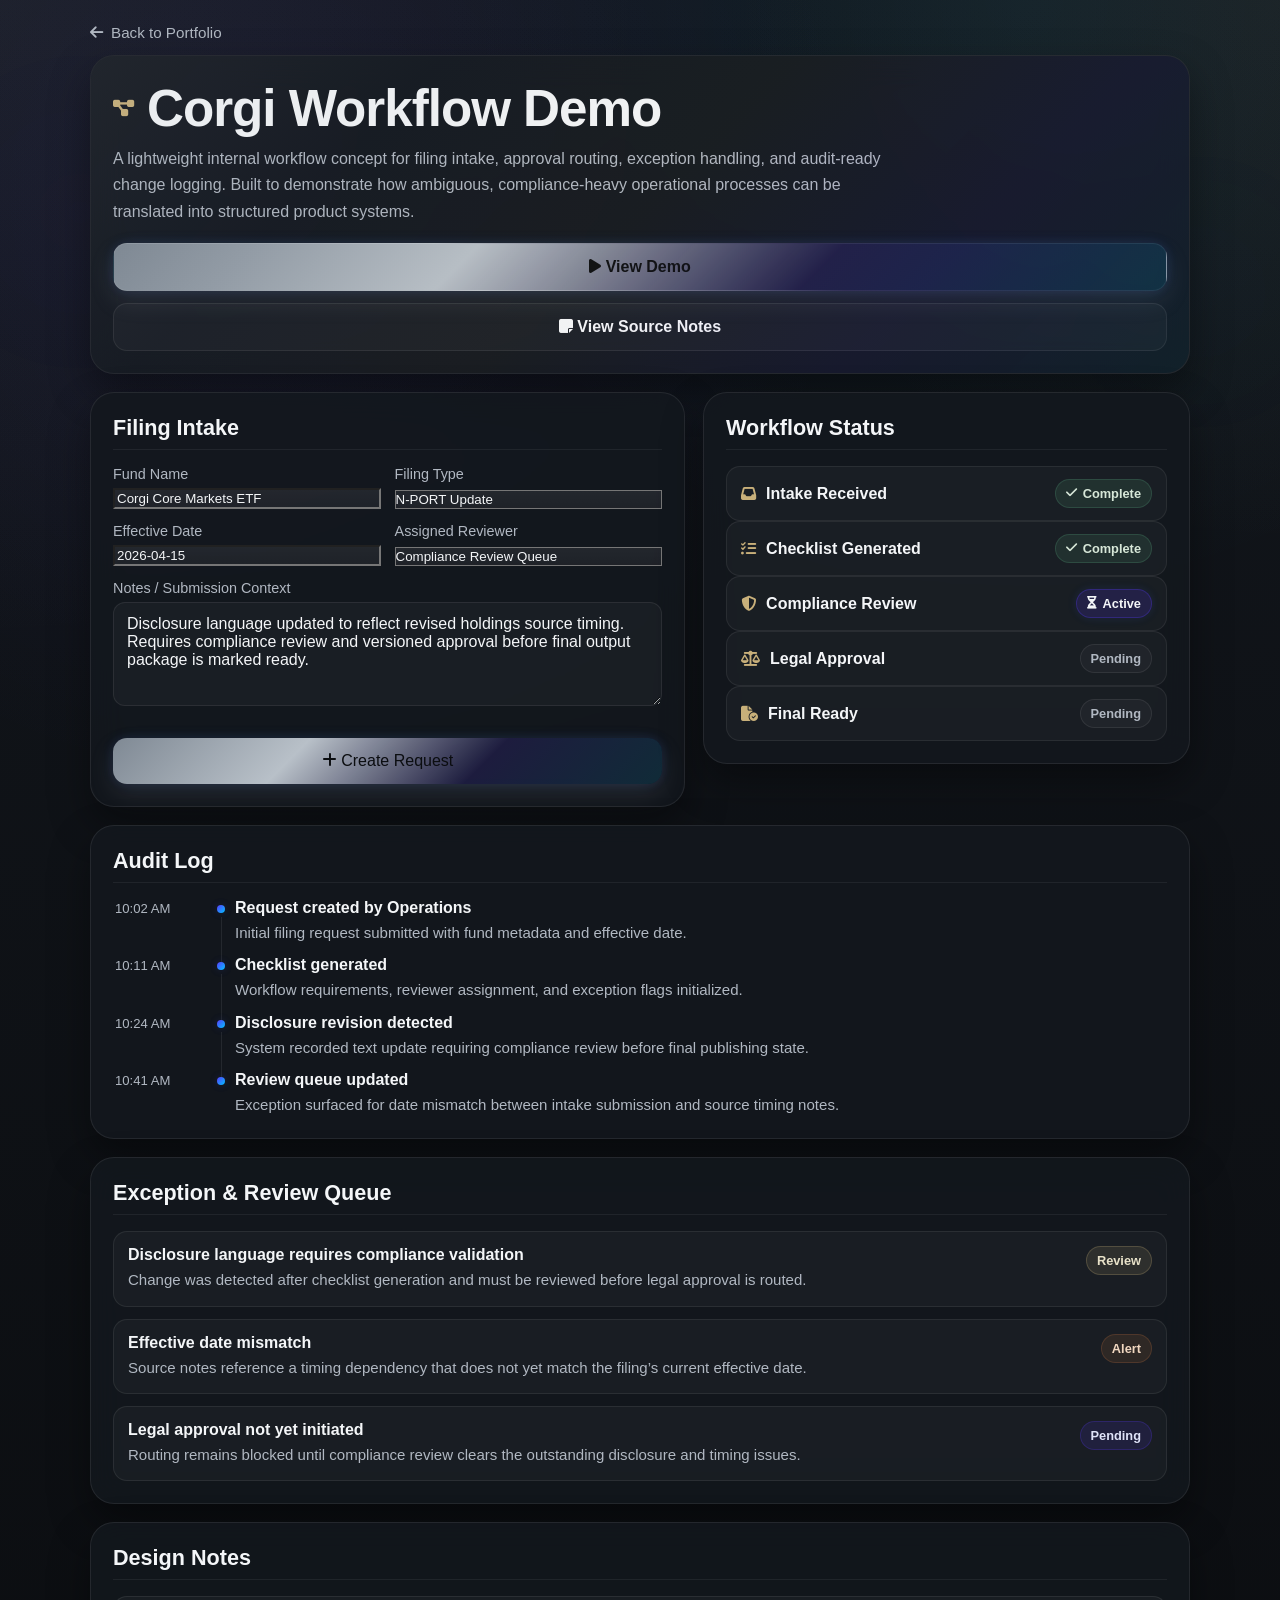
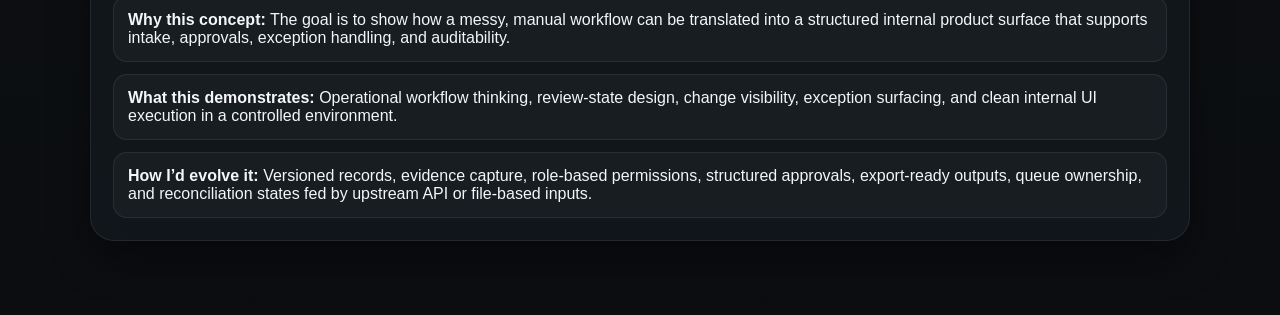
<file: corgi-demo.html>
<!DOCTYPE html>
<html lang="en">
<head>
  <meta charset="UTF-8" />
  <meta name="viewport" content="width=device-width, initial-scale=1.0" />
  <title>Corgi Workflow Demo | Edwin Victor Franco</title>

  <link rel="icon" type="image/png" sizes="32x32" href="assets/favicon-32.png">
  <link rel="icon" type="image/png" sizes="16x16" href="assets/favicon-16.png">
  <link rel="apple-touch-icon" href="assets/favicon-512.png">

  <link rel="stylesheet" href="https://cdnjs.cloudflare.com/ajax/libs/font-awesome/6.5.2/css/all.min.css" />
  <link rel="stylesheet" href="style.css" />

  <style>
    .demo-shell {
      position: relative;
      z-index: 1;
      width: min(1100px, calc(100% - 24px));
      margin: 0 auto;
      padding: 24px 0 56px;
    }

    .demo-hero-title {
      display: flex;
      align-items: center;
      gap: 12px;
      margin-bottom: 10px;
    }

    .demo-hero-title i {
      font-size: 1.2rem;
      color: var(--accent-2);
    }

    .demo-subtitle {
      max-width: 780px;
      color: var(--muted);
      line-height: 1.65;
      margin-bottom: 0;
    }

    .demo-actions {
      margin-top: 18px;
      display: flex;
      flex-wrap: wrap;
      gap: 12px;
    }

    .demo-grid {
      display: grid;
      gap: 18px;
    }

    .demo-grid.two-col {
      grid-template-columns: 1fr;
    }

    .mini-label {
      display: block;
      font-size: 0.8rem;
      text-transform: uppercase;
      letter-spacing: 0.06em;
      color: var(--muted);
      margin-bottom: 8px;
    }

    .demo-form {
      display: grid;
      gap: 14px;
    }

    .demo-form-grid {
      display: grid;
      grid-template-columns: 1fr;
      gap: 14px;
    }

    .field-group {
      display: grid;
      gap: 6px;
    }

    .field-group label {
      font-size: 0.9rem;
      color: var(--muted);
    }

    .field-group input,
    .field-group select {
  appearance: none;
  -webkit-appearance: none;
  -moz-appearance: none;
  background:
    linear-gradient(180deg, rgba(255,255,255,0.04), rgba(255,255,255,0.02)),
    rgba(255,255,255,0.03);
  color: var(--text);
}

.field-group select option {
  background: #161b24;
  color: #f4f6f8;
}

.field-group select:focus {
  color: var(--text);
}

.field-group input::placeholder,
.field-group textarea::placeholder {
  color: rgba(244, 246, 248, 0.45);
}
    .field-group textarea {
      width: 100%;
      padding: 12px 13px;
      border-radius: 12px;
      border: 1px solid rgba(255, 255, 255, 0.08);
      background: rgba(255, 255, 255, 0.03);
      color: var(--text);
      font: inherit;
      outline: none;
      transition: border-color 0.18s ease, box-shadow 0.18s ease, transform 0.18s ease;
    }

    .field-group input:focus,
    .field-group select:focus,
    .field-group textarea:focus {
      border-color: rgba(90, 60, 255, 0.26);
      box-shadow:
        0 0 10px rgba(90, 60, 255, 0.08),
        0 0 14px rgba(0, 194, 255, 0.05);
    }

    .field-group textarea {
      min-height: 104px;
      resize: vertical;
    }

    .workflow-steps {
      display: grid;
      gap: 10px;
    }

    .workflow-step {
      display: flex;
      align-items: center;
      justify-content: space-between;
      gap: 12px;
      padding: 12px 14px;
      border-radius: 14px;
      background: rgba(255, 255, 255, 0.03);
      border: 1px solid rgba(255, 255, 255, 0.07);
    }

    .workflow-step-left {
      display: flex;
      align-items: center;
      gap: 10px;
      min-width: 0;
    }

    .workflow-step-left i {
      color: var(--accent-2);
      font-size: 0.95rem;
    }

    .workflow-step-title {
      font-weight: 600;
    }

    .status-pill {
      display: inline-flex;
      align-items: center;
      gap: 6px;
      padding: 6px 10px;
      border-radius: 999px;
      font-size: 0.8rem;
      font-weight: 600;
      white-space: nowrap;
      border: 1px solid rgba(255,255,255,0.08);
      background: rgba(255,255,255,0.04);
    }

    .status-complete {
      color: #d7e7d8;
      background: rgba(85, 160, 120, 0.14);
      border-color: rgba(85, 160, 120, 0.24);
    }

    .status-active {
      color: #f4f6f8;
      background: rgba(90, 60, 255, 0.16);
      border-color: rgba(90, 60, 255, 0.28);
      box-shadow:
        0 0 10px rgba(90, 60, 255, 0.08),
        0 0 14px rgba(0, 194, 255, 0.05);
    }

    .status-pending {
      color: var(--muted);
      background: rgba(255,255,255,0.03);
      border-color: rgba(255,255,255,0.08);
    }

    .timeline {
      display: grid;
      gap: 12px;
      position: relative;
    }

    .timeline-item {
      position: relative;
      display: grid;
      grid-template-columns: 88px 1fr;
      gap: 14px;
      padding-left: 2px;
    }

    .timeline-time {
      font-size: 0.82rem;
      color: var(--muted);
      padding-top: 2px;
    }

    .timeline-content {
      position: relative;
      padding: 0 0 0 18px;
    }

    .timeline-content::before {
      content: "";
      position: absolute;
      left: 0;
      top: 6px;
      width: 8px;
      height: 8px;
      border-radius: 50%;
      background: linear-gradient(135deg, var(--sg-purple), var(--sg-blue));
      box-shadow:
        0 0 10px rgba(90, 60, 255, 0.14),
        0 0 12px rgba(0, 194, 255, 0.08);
    }

    .timeline-content::after {
      content: "";
      position: absolute;
      left: 3.5px;
      top: 18px;
      bottom: -18px;
      width: 1px;
      background: rgba(255,255,255,0.08);
    }

    .timeline-item:last-child .timeline-content::after {
      display: none;
    }

    .timeline-title {
      font-weight: 600;
      margin-bottom: 4px;
    }

    .timeline-note {
      color: var(--muted);
      font-size: 0.94rem;
      line-height: 1.55;
    }

    .exception-list {
      display: grid;
      gap: 12px;
    }

    .exception-item {
      display: flex;
      align-items: flex-start;
      justify-content: space-between;
      gap: 14px;
      padding: 14px;
      border-radius: 14px;
      background: rgba(255,255,255,0.03);
      border: 1px solid rgba(255,255,255,0.08);
    }

    .exception-main {
      min-width: 0;
    }

    .exception-title {
      font-weight: 600;
      margin-bottom: 4px;
    }

    .exception-copy {
      color: var(--muted);
      font-size: 0.94rem;
      line-height: 1.55;
    }

    .queue-pill {
      flex-shrink: 0;
      display: inline-flex;
      align-items: center;
      padding: 6px 10px;
      border-radius: 999px;
      font-size: 0.8rem;
      font-weight: 600;
      border: 1px solid rgba(255,255,255,0.08);
      background: rgba(255,255,255,0.03);
      color: var(--muted);
    }

    .queue-alert {
      color: #f0d7c0;
      background: rgba(180, 110, 60, 0.14);
      border-color: rgba(180, 110, 60, 0.24);
    }

    .queue-review {
      color: #e8e2c9;
      background: rgba(200, 176, 122, 0.12);
      border-color: rgba(200, 176, 122, 0.24);
    }

    .queue-pending {
      color: #dfe3f8;
      background: rgba(90, 60, 255, 0.12);
      border-color: rgba(90, 60, 255, 0.22);
    }

    .design-notes {
      display: grid;
      gap: 12px;
    }

    .design-notes p:last-child {
      margin-bottom: 0;
    }

    .demo-note-box {
      padding: 14px;
      border-radius: 14px;
      background: rgba(255,255,255,0.03);
      border: 1px solid rgba(255,255,255,0.08);
    }

    .demo-note-box strong {
      color: var(--text);
    }

    .back-link {
      display: inline-flex;
      align-items: center;
      gap: 8px;
      text-decoration: none;
      font-size: 0.95rem;
      color: var(--muted);
      margin-bottom: 14px;
    }

    .back-link:hover {
      color: var(--accent-2);
    }

    .demo-button {
  border: none;
  cursor: pointer;
  font: inherit;
}
    @media (min-width: 860px) {
      .demo-grid.two-col {
        grid-template-columns: 1.1fr 0.9fr;
        align-items: start;
      }

      .demo-form-grid {
        grid-template-columns: 1fr 1fr;
      }
    }

    .exception-item {
  cursor: pointer;
  transition: transform 0.18s ease, border-color 0.18s ease, box-shadow 0.18s ease, opacity 0.18s ease;
}

.exception-item:hover {
  transform: translateY(-2px);
  border-color: rgba(90, 60, 255, 0.18);
  box-shadow:
    0 0 10px rgba(90, 60, 255, 0.08),
    0 0 14px rgba(0, 194, 255, 0.06);
}

.exception-item.resolved {
  opacity: 0.72;
  border-color: rgba(85, 160, 120, 0.22);
  background: rgba(85, 160, 120, 0.06);
}

.queue-resolved {
  color: #d7e7d8;
  background: rgba(85, 160, 120, 0.14);
  border-color: rgba(85, 160, 120, 0.24);
}
  </style>
</head>
<body>
  <div class="ambient-glow ambient-glow-1"></div>
  <div class="ambient-glow ambient-glow-2"></div>

  <main class="demo-shell">
    <a class="back-link" href="index.html">
      <i class="fa-solid fa-arrow-left"></i>
      <span>Back to Portfolio</span>
    </a>

    <section class="panel hero-panel">
      <div class="demo-hero-title">
        <i class="fa-solid fa-diagram-project"></i>
        <h1 style="margin: 0;">Corgi Workflow Demo</h1>
      </div>

      <p class="demo-subtitle">
        A lightweight internal workflow concept for filing intake, approval routing, exception handling, and audit-ready change logging. Built to demonstrate how ambiguous, compliance-heavy operational processes can be translated into structured product systems.
      </p>

      <div class="demo-actions">
        <a class="primary-link" href="#demo-workflow">
          <i class="fa-solid fa-play"></i>
          <span>View Demo</span>
        </a>

        <a class="secondary-link" href="#design-notes">
          <i class="fa-solid fa-note-sticky"></i>
          <span>View Source Notes</span>
        </a>
      </div>
    </section>

    <div id="demo-workflow" class="demo-grid two-col">
      <section class="panel">
        <h2>Filing Intake</h2>

        <form class="demo-form">
          <div class="demo-form-grid">
            <div class="field-group">
              <label for="fund-name">Fund Name</label>
              <input id="fund-name" type="text" value="Corgi Core Markets ETF" />
            </div>

            <div class="field-group">
              <label for="filing-type">Filing Type</label>
              <select id="filing-type">
                <option selected>N-PORT Update</option>
                <option>Prospectus Update</option>
                <option>Disclosure Review</option>
                <option>Board Materials</option>
              </select>
            </div>

            <div class="field-group">
              <label for="effective-date">Effective Date</label>
              <input id="effective-date" type="text" value="2026-04-15" />
            </div>

            <div class="field-group">
              <label for="reviewer">Assigned Reviewer</label>
              <select id="reviewer">
                <option selected>Compliance Review Queue</option>
                <option>Legal Review Queue</option>
                <option>Operations Review Queue</option>
              </select>
            </div>
          </div>

          <div class="field-group">
            <label for="notes">Notes / Submission Context</label>
            <textarea id="notes">Disclosure language updated to reflect revised holdings source timing. Requires compliance review and versioned approval before final output package is marked ready.</textarea>
          </div>

          <div class="demo-actions">
  <button type="button" class="primary-link demo-button" id="create-request-btn">
    <i class="fa-solid fa-plus"></i>
    <span>Create Request</span>
  </button>
</div>
        </form>
      </section>

      <section class="panel">
        <h2>Workflow Status</h2>

        <div class="workflow-step">
  <div class="workflow-step-left">
    <i class="fa-solid fa-inbox"></i>
    <div class="workflow-step-title">Intake Received</div>
  </div>
  <div class="status-pill status-complete" id="status-intake">
    <i class="fa-solid fa-check"></i>
    Complete
  </div>
</div>

<div class="workflow-step">
  <div class="workflow-step-left">
    <i class="fa-solid fa-list-check"></i>
    <div class="workflow-step-title">Checklist Generated</div>
  </div>
  <div class="status-pill status-complete" id="status-checklist">
    <i class="fa-solid fa-check"></i>
    Complete
  </div>
</div>

<div class="workflow-step">
  <div class="workflow-step-left">
    <i class="fa-solid fa-shield-halved"></i>
    <div class="workflow-step-title">Compliance Review</div>
  </div>
  <div class="status-pill status-active" id="status-compliance">
    <i class="fa-solid fa-hourglass-half"></i>
    Active
  </div>
</div>

<div class="workflow-step">
  <div class="workflow-step-left">
    <i class="fa-solid fa-scale-balanced"></i>
    <div class="workflow-step-title">Legal Approval</div>
  </div>
  <div class="status-pill status-pending" id="status-legal">Pending</div>
</div>

<div class="workflow-step">
  <div class="workflow-step-left">
    <i class="fa-solid fa-file-circle-check"></i>
    <div class="workflow-step-title">Final Ready</div>
  </div>
  <div class="status-pill status-pending" id="status-final">Pending</div>
</div>
        </div>
      </section>
    </div>

    <section class="panel">
      <h2>Audit Log</h2>

      <div class="timeline" id="audit-log">
        <div class="timeline-item">
          <div class="timeline-time">10:02 AM</div>
          <div class="timeline-content">
            <div class="timeline-title">Request created by Operations</div>
            <div class="timeline-note">Initial filing request submitted with fund metadata and effective date.</div>
          </div>
        </div>

        <div class="timeline-item">
          <div class="timeline-time">10:11 AM</div>
          <div class="timeline-content">
            <div class="timeline-title">Checklist generated</div>
            <div class="timeline-note">Workflow requirements, reviewer assignment, and exception flags initialized.</div>
          </div>
        </div>

        <div class="timeline-item">
          <div class="timeline-time">10:24 AM</div>
          <div class="timeline-content">
            <div class="timeline-title">Disclosure revision detected</div>
            <div class="timeline-note">System recorded text update requiring compliance review before final publishing state.</div>
          </div>
        </div>

        <div class="timeline-item">
          <div class="timeline-time">10:41 AM</div>
          <div class="timeline-content">
            <div class="timeline-title">Review queue updated</div>
            <div class="timeline-note">Exception surfaced for date mismatch between intake submission and source timing notes.</div>
          </div>
        </div>
      </div>
    </section>

    <section class="panel">
      <h2>Exception & Review Queue</h2>

      <div class="exception-list" id="exception-queue">
        <div class="exception-item">
          <div class="exception-main">
            <div class="exception-title">Disclosure language requires compliance validation</div>
            <div class="exception-copy">Change was detected after checklist generation and must be reviewed before legal approval is routed.</div>
          </div>
          <div class="queue-pill queue-review">Review</div>
        </div>

        <div class="exception-item">
          <div class="exception-main">
            <div class="exception-title">Effective date mismatch</div>
            <div class="exception-copy">Source notes reference a timing dependency that does not yet match the filing’s current effective date.</div>
          </div>
          <div class="queue-pill queue-alert">Alert</div>
        </div>

        <div class="exception-item">
          <div class="exception-main">
            <div class="exception-title">Legal approval not yet initiated</div>
            <div class="exception-copy">Routing remains blocked until compliance review clears the outstanding disclosure and timing issues.</div>
          </div>
          <div class="queue-pill queue-pending">Pending</div>
        </div>
      </div>
    </section>

    <section id="design-notes" class="panel">
      <h2>Design Notes</h2>

      <div class="design-notes">
        <div class="demo-note-box">
          <strong>Why this concept:</strong> The goal is to show how a messy, manual workflow can be translated into a structured internal product surface that supports intake, approvals, exception handling, and auditability.
        </div>

        <div class="demo-note-box">
          <strong>What this demonstrates:</strong> Operational workflow thinking, review-state design, change visibility, exception surfacing, and clean internal UI execution in a controlled environment.
        </div>

        <div class="demo-note-box">
          <strong>How I’d evolve it:</strong> Versioned records, evidence capture, role-based permissions, structured approvals, export-ready outputs, queue ownership, and reconciliation states fed by upstream API or file-based inputs.
        </div>
      </div>
    </section>
  </main>
 <script>
  const createRequestBtn = document.getElementById("create-request-btn");
  const fundName = document.getElementById("fund-name");
  const filingType = document.getElementById("filing-type");
  const effectiveDate = document.getElementById("effective-date");
  const reviewer = document.getElementById("reviewer");
  const notes = document.getElementById("notes");

  const auditLog = document.getElementById("audit-log");
  const exceptionQueue = document.getElementById("exception-queue");

  const statusIntake = document.getElementById("status-intake");
  const statusChecklist = document.getElementById("status-checklist");
  const statusCompliance = document.getElementById("status-compliance");
  const statusLegal = document.getElementById("status-legal");
  const statusFinal = document.getElementById("status-final");

  function getCurrentTimeString() {
    const now = new Date();
    return now.toLocaleTimeString([], { hour: "numeric", minute: "2-digit" });
  }

  function setStatus(el, type, html) {
    el.className = `status-pill ${type}`;
    el.innerHTML = html;
  }

  function prependAuditItem(time, title, note) {
    const item = document.createElement("div");
    item.className = "timeline-item";
    item.innerHTML = `
      <div class="timeline-time">${time}</div>
      <div class="timeline-content">
        <div class="timeline-title">${title}</div>
        <div class="timeline-note">${note}</div>
      </div>
    `;
    auditLog.prepend(item);
  }

  function prependException(title, copy, pillClass, pillText) {
    const item = document.createElement("div");
    item.className = "exception-item";
    item.innerHTML = `
      <div class="exception-main">
        <div class="exception-title">${title}</div>
        <div class="exception-copy">${copy}</div>
      </div>
      <div class="queue-pill ${pillClass}">${pillText}</div>
    `;
    addResolveBehavior(item);
    exceptionQueue.prepend(item);
  }

  function addResolveBehavior(item) {
    item.addEventListener("click", () => {
      if (item.classList.contains("resolved")) return;

      item.classList.add("resolved");

      const pill = item.querySelector(".queue-pill");
      const title = item.querySelector(".exception-title")?.textContent || "Queue item";

      if (pill) {
        pill.className = "queue-pill queue-resolved";
        pill.textContent = "Resolved";
      }

      prependAuditItem(
        getCurrentTimeString(),
        `Queue item resolved`,
        `${title} was marked resolved from the review queue.`
      );

      setStatus(statusCompliance, "status-active", `<i class="fa-solid fa-hourglass-half"></i> Active`);
    });
  }

  // Add resolve behavior to the initial queue items already on the page
  document.querySelectorAll(".exception-item").forEach(addResolveBehavior);

  createRequestBtn.addEventListener("click", () => {
    const fund = fundName.value.trim() || "Unnamed Fund";
    const filing = filingType.value;
    const date = effectiveDate.value.trim() || "unspecified date";
    const assigned = reviewer.value;
    const noteText = notes.value.trim() || "No additional submission notes provided.";
    const time = getCurrentTimeString();

    setStatus(statusIntake, "status-complete", `<i class="fa-solid fa-check"></i> Complete`);
    setStatus(statusChecklist, "status-active", `<i class="fa-solid fa-hourglass-half"></i> Active`);
    setStatus(statusCompliance, "status-pending", `Pending`);
    setStatus(statusLegal, "status-pending", `Pending`);
    setStatus(statusFinal, "status-pending", `Pending`);

    prependAuditItem(
      time,
      `${filing} request created for ${fund}`,
      `New workflow request submitted with effective date ${date} and routed to ${assigned}.`
    );

    prependAuditItem(
      time,
      `Submission notes captured`,
      noteText
    );

    prependException(
      `${filing} ready for checklist generation`,
      `New request for ${fund} has been added and routed to ${assigned} for structured review.`,
      "queue-review",
      "New"
    );

    createRequestBtn.innerHTML = `
      <i class="fa-solid fa-check"></i>
      <span>Request Created</span>
    `;

    setTimeout(() => {
      createRequestBtn.innerHTML = `
        <i class="fa-solid fa-plus"></i>
        <span>Create Request</span>
      `;
    }, 1800);
  });
</script>
</body>
</html>
</file>
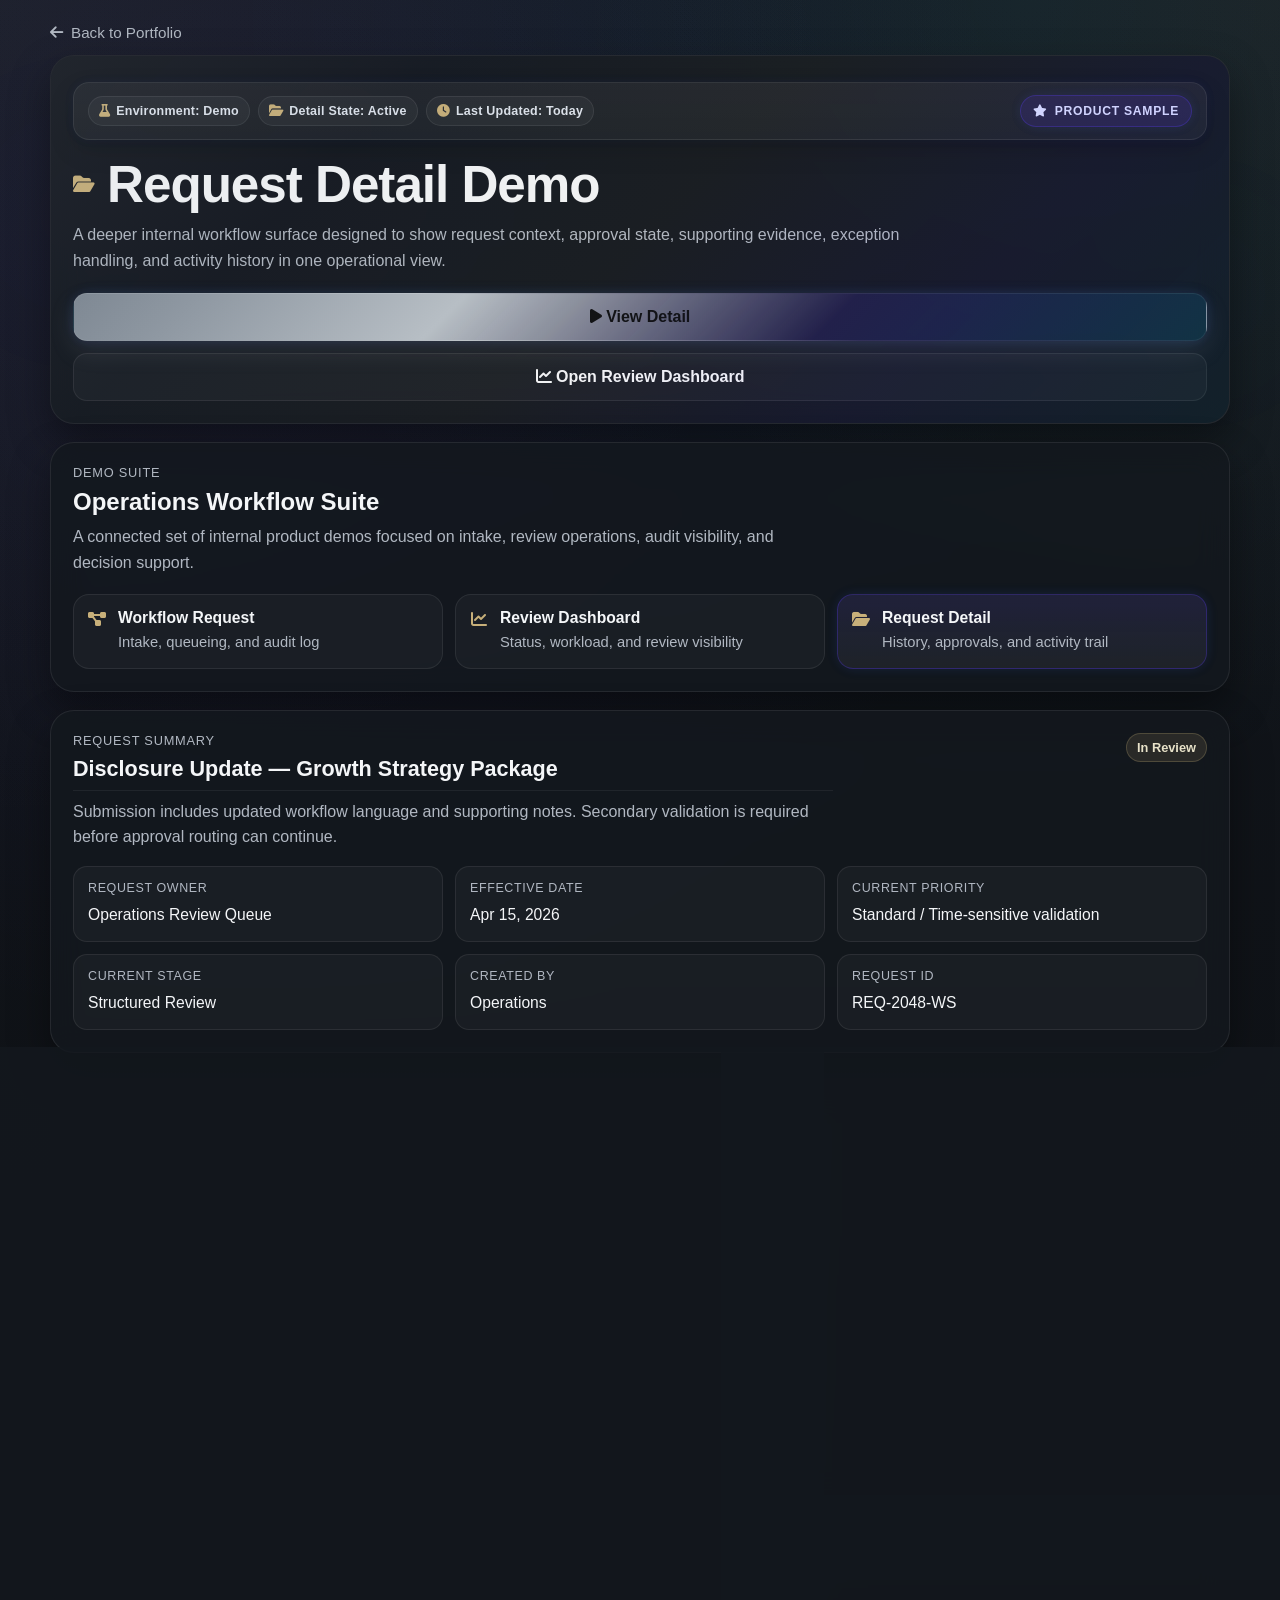
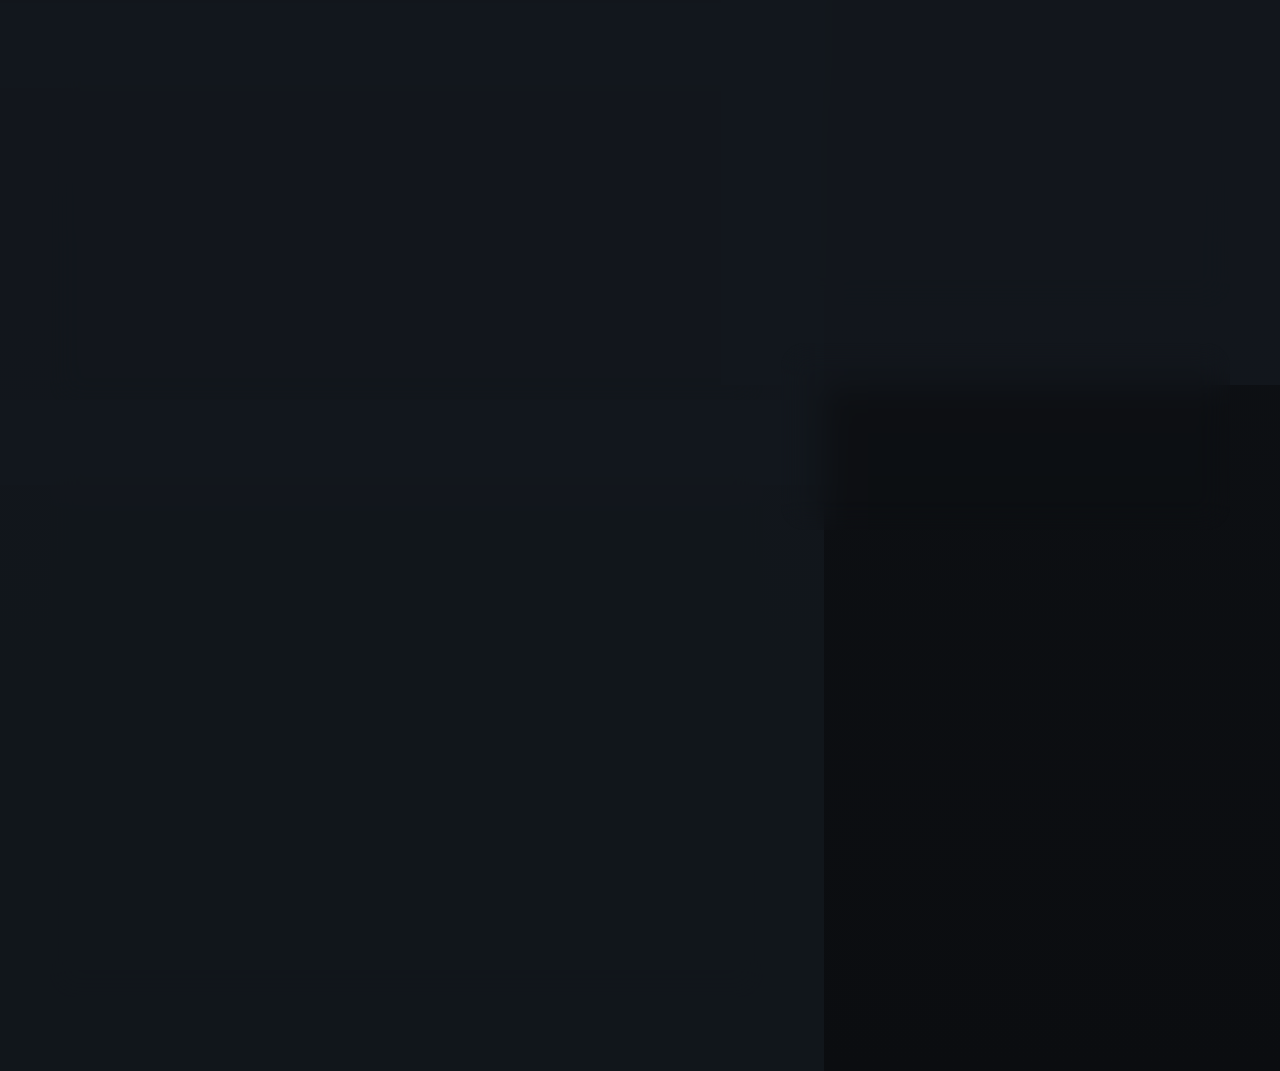
<file: request-detail-demo.html>
<!DOCTYPE html>
<html lang="en">
<head>
  <meta charset="UTF-8" />
  <meta name="viewport" content="width=device-width, initial-scale=1.0" />
  <title>Request Detail Demo | Edwin Victor Franco</title>

  <link rel="icon" type="image/png" sizes="32x32" href="assets/favicon-32.png">
  <link rel="icon" type="image/png" sizes="16x16" href="assets/favicon-16.png">
  <link rel="apple-touch-icon" href="assets/favicon-512.png">

  <link rel="stylesheet" href="https://cdnjs.cloudflare.com/ajax/libs/font-awesome/6.5.2/css/all.min.css" />
  <link rel="stylesheet" href="style.css" />

  <style>
    .demo-shell {
      position: relative;
      z-index: 1;
      width: min(1180px, calc(100% - 24px));
      margin: 0 auto;
      padding: 24px 0 56px;
    }

    .demo-utility-bar {
      display: flex;
      justify-content: space-between;
      align-items: center;
      gap: 12px;
      margin-bottom: 18px;
      padding: 12px 14px;
      border-radius: 16px;
      border: 1px solid rgba(255, 255, 255, 0.08);
      background:
        linear-gradient(180deg, rgba(255,255,255,0.035), rgba(255,255,255,0.02)),
        rgba(255,255,255,0.02);
      box-shadow:
        0 10px 24px rgba(0, 0, 0, 0.18),
        0 0 12px rgba(90, 60, 255, 0.04),
        0 0 14px rgba(0, 194, 255, 0.03);
    }

    .demo-utility-left {
      display: flex;
      flex-wrap: wrap;
      gap: 8px;
      min-width: 0;
    }

    .demo-utility-chip {
      display: inline-flex;
      align-items: center;
      gap: 6px;
      padding: 7px 10px;
      border-radius: 999px;
      font-size: 0.78rem;
      font-weight: 700;
      letter-spacing: 0.02em;
      color: #dfe5ee;
      background: rgba(255,255,255,0.045);
      border: 1px solid rgba(255,255,255,0.08);
      white-space: nowrap;
    }

    .demo-utility-chip i {
      color: var(--accent-2);
      font-size: 0.8rem;
    }

    .demo-sample-badge {
      display: inline-flex;
      align-items: center;
      gap: 7px;
      padding: 8px 12px;
      border-radius: 999px;
      font-size: 0.76rem;
      font-weight: 800;
      text-transform: uppercase;
      letter-spacing: 0.06em;
      color: #d8ddff;
      background: rgba(90, 60, 255, 0.14);
      border: 1px solid rgba(90, 60, 255, 0.28);
      box-shadow:
        0 0 12px rgba(90, 60, 255, 0.08),
        0 0 16px rgba(0, 194, 255, 0.04);
      white-space: nowrap;
    }

    .demo-hero-top {
      display: flex;
      align-items: flex-start;
      justify-content: space-between;
      gap: 14px;
      margin-bottom: 10px;
    }

    .demo-hero-copy {
      min-width: 0;
      flex: 1;
    }

    .demo-hero-title {
      display: flex;
      align-items: center;
      gap: 12px;
      margin-bottom: 10px;
    }

    .demo-hero-title i {
      font-size: 1.2rem;
      color: var(--accent-2);
    }

    .demo-subtitle {
      max-width: 840px;
      color: var(--muted);
      line-height: 1.65;
      margin-bottom: 0;
    }

    .demo-actions {
      margin-top: 18px;
      display: flex;
      flex-wrap: wrap;
      gap: 12px;
    }

    .back-link {
      display: inline-flex;
      align-items: center;
      gap: 8px;
      text-decoration: none;
      font-size: 0.95rem;
      color: var(--muted);
      margin-bottom: 14px;
    }

    .back-link:hover {
      color: var(--accent-2);
    }

    .mini-label {
      display: block;
      font-size: 0.8rem;
      text-transform: uppercase;
      letter-spacing: 0.06em;
      color: var(--muted);
      margin-bottom: 8px;
    }

    .suite-header {
      display: grid;
      gap: 18px;
    }

    .suite-title {
      margin: 0 0 8px;
      padding-bottom: 0;
      border-bottom: none;
      font-size: 1.5rem;
    }

    .suite-subtitle {
      margin: 0;
      color: var(--muted);
      line-height: 1.65;
      max-width: 760px;
    }

    .suite-nav {
      display: grid;
      gap: 12px;
      grid-template-columns: 1fr;
    }

    .suite-nav-card {
      display: flex;
      align-items: flex-start;
      gap: 12px;
      padding: 14px;
      border-radius: 16px;
      text-decoration: none;
      color: var(--text);
      background: rgba(255,255,255,0.03);
      border: 1px solid rgba(255,255,255,0.08);
      transition: transform 0.18s ease, border-color 0.18s ease, box-shadow 0.18s ease;
    }

    .suite-nav-card:hover {
      transform: translateY(-2px);
      border-color: rgba(90, 60, 255, 0.22);
      box-shadow:
        0 0 12px rgba(90, 60, 255, 0.08),
        0 0 16px rgba(0, 194, 255, 0.06);
    }

    .suite-nav-card i {
      margin-top: 2px;
      color: var(--accent-2);
      font-size: 1rem;
      width: 18px;
      text-align: center;
      flex-shrink: 0;
    }

    .suite-nav-card strong {
      display: block;
      margin-bottom: 4px;
      font-size: 0.98rem;
    }

    .suite-nav-card span {
      display: block;
      color: var(--muted);
      font-size: 0.92rem;
      line-height: 1.5;
    }

    .suite-nav-card-active {
      border-color: rgba(90, 60, 255, 0.28);
      background:
        linear-gradient(180deg, rgba(90,60,255,0.10), rgba(255,255,255,0.02)),
        rgba(255,255,255,0.03);
      box-shadow:
        0 0 12px rgba(90, 60, 255, 0.08),
        0 0 16px rgba(0, 194, 255, 0.05);
    }

    .detail-grid {
      display: grid;
      gap: 18px;
    }

    .detail-main-grid {
      display: grid;
      gap: 18px;
      grid-template-columns: 1fr;
    }

    .summary-header {
      display: flex;
      align-items: flex-start;
      justify-content: space-between;
      gap: 12px;
      margin-bottom: 16px;
    }

    .summary-title {
      margin: 0 0 8px;
      font-size: 1.35rem;
    }

    .summary-copy {
      margin: 0;
      color: var(--muted);
      line-height: 1.6;
      max-width: 760px;
    }

    .status-pill {
      display: inline-flex;
      align-items: center;
      gap: 6px;
      padding: 6px 10px;
      border-radius: 999px;
      font-size: 0.8rem;
      font-weight: 600;
      white-space: nowrap;
      border: 1px solid rgba(255,255,255,0.08);
      background: rgba(255,255,255,0.04);
      flex-shrink: 0;
    }

    .status-review {
      color: #e8e2c9;
      background: rgba(200, 176, 122, 0.12);
      border-color: rgba(200, 176, 122, 0.24);
    }

    .status-alert {
      color: #f0d7c0;
      background: rgba(180, 110, 60, 0.14);
      border-color: rgba(180, 110, 60, 0.24);
    }

    .status-pending {
      color: #dfe3f8;
      background: rgba(90, 60, 255, 0.12);
      border-color: rgba(90, 60, 255, 0.22);
    }

    .status-complete {
      color: #d7e7d8;
      background: rgba(85, 160, 120, 0.14);
      border-color: rgba(85, 160, 120, 0.24);
    }

    .meta-grid {
      display: grid;
      gap: 12px;
      grid-template-columns: 1fr;
    }

    .meta-card {
      padding: 14px;
      border-radius: 14px;
      background: rgba(255,255,255,0.03);
      border: 1px solid rgba(255,255,255,0.08);
    }

    .meta-label {
      font-size: 0.78rem;
      letter-spacing: 0.05em;
      text-transform: uppercase;
      color: var(--muted);
      margin-bottom: 8px;
    }

    .meta-value {
      font-size: 0.98rem;
      line-height: 1.55;
      color: var(--text);
      word-break: break-word;
    }

    .section-stack {
      display: grid;
      gap: 18px;
    }

    .approval-flow {
      display: grid;
      gap: 12px;
    }

    .approval-step {
      display: flex;
      align-items: flex-start;
      justify-content: space-between;
      gap: 12px;
      padding: 14px;
      border-radius: 14px;
      background: rgba(255,255,255,0.03);
      border: 1px solid rgba(255,255,255,0.08);
    }

    .approval-step-main {
      min-width: 0;
    }

    .approval-step-title {
      font-weight: 700;
      margin-bottom: 4px;
    }

    .approval-step-copy {
      color: var(--muted);
      font-size: 0.93rem;
      line-height: 1.55;
    }

    .timeline {
      display: grid;
      gap: 12px;
      position: relative;
    }

    .timeline-item {
      position: relative;
      display: grid;
      grid-template-columns: 92px 1fr;
      gap: 14px;
      padding-left: 2px;
    }

    .timeline-time {
      font-size: 0.82rem;
      color: var(--muted);
      padding-top: 2px;
    }

    .timeline-content {
      position: relative;
      padding: 0 0 0 18px;
    }

    .timeline-content::before {
      content: "";
      position: absolute;
      left: 0;
      top: 6px;
      width: 8px;
      height: 8px;
      border-radius: 50%;
      background: linear-gradient(135deg, var(--sg-purple), var(--sg-blue));
      box-shadow:
        0 0 10px rgba(90, 60, 255, 0.14),
        0 0 12px rgba(0, 194, 255, 0.08);
    }

    .timeline-content::after {
      content: "";
      position: absolute;
      left: 3.5px;
      top: 18px;
      bottom: -18px;
      width: 1px;
      background: rgba(255,255,255,0.08);
    }

    .timeline-item:last-child .timeline-content::after {
      display: none;
    }

    .timeline-title {
      font-weight: 700;
      margin-bottom: 4px;
    }

    .timeline-note {
      color: var(--muted);
      font-size: 0.94rem;
      line-height: 1.55;
    }

    .comment-list,
    .evidence-list,
    .exception-list {
      display: grid;
      gap: 12px;
    }

    .comment-card,
    .evidence-card,
    .exception-card {
      padding: 14px;
      border-radius: 14px;
      background: rgba(255,255,255,0.03);
      border: 1px solid rgba(255,255,255,0.08);
    }

    .comment-top,
    .exception-top {
      display: flex;
      align-items: flex-start;
      justify-content: space-between;
      gap: 10px;
      margin-bottom: 8px;
    }

    .comment-author,
    .exception-title,
    .evidence-title {
      font-weight: 700;
    }

    .comment-time,
    .evidence-meta,
    .comment-body,
    .exception-copy {
      color: var(--muted);
      font-size: 0.93rem;
      line-height: 1.55;
    }

    .evidence-title {
      margin-bottom: 4px;
    }

    .action-row {
      display: flex;
      flex-wrap: wrap;
      gap: 10px;
    }

    .action-btn {
      display: inline-flex;
      align-items: center;
      gap: 8px;
      border: none;
      cursor: pointer;
      font: inherit;
      text-decoration: none;
      padding: 10px 12px;
      border-radius: 12px;
      color: var(--text);
      background: rgba(255,255,255,0.04);
      border: 1px solid rgba(255,255,255,0.08);
      transition: transform 0.18s ease, border-color 0.18s ease, box-shadow 0.18s ease;
    }

    .action-btn:hover {
      transform: translateY(-2px);
      border-color: rgba(90, 60, 255, 0.2);
      box-shadow:
        0 0 10px rgba(90, 60, 255, 0.08),
        0 0 14px rgba(0, 194, 255, 0.06);
    }

    .action-btn-primary {
      color: #0b0d10;
      font-weight: 700;
      background: linear-gradient(
        135deg,
        #7f8994,
        #b8c0c8,
        rgba(90, 60, 255, 0.15),
        rgba(0, 194, 255, 0.12)
      );
    }

    .input-shell {
      display: grid;
      gap: 10px;
    }

    .input-shell textarea {
      width: 100%;
      min-height: 108px;
      resize: vertical;
      padding: 12px 13px;
      border-radius: 12px;
      border: 1px solid rgba(255, 255, 255, 0.08);
      background: rgba(255, 255, 255, 0.03);
      color: var(--text);
      font: inherit;
      outline: none;
      transition: border-color 0.18s ease, box-shadow 0.18s ease;
    }

    .input-shell textarea:focus {
      border-color: rgba(90, 60, 255, 0.26);
      box-shadow:
        0 0 10px rgba(90, 60, 255, 0.08),
        0 0 14px rgba(0, 194, 255, 0.05);
    }

    .panel-note {
      color: var(--muted);
      font-size: 0.92rem;
      line-height: 1.55;
      margin: 0 0 14px;
    }

    @media (min-width: 860px) {
      .suite-nav {
        grid-template-columns: repeat(3, 1fr);
      }

      .detail-main-grid {
        grid-template-columns: minmax(0, 1.35fr) minmax(320px, 0.85fr);
        align-items: start;
      }

      .meta-grid {
        grid-template-columns: repeat(3, 1fr);
      }
    }

    @media (max-width: 720px) {
      .demo-utility-bar,
      .demo-hero-top,
      .summary-header,
      .comment-top,
      .exception-top,
      .approval-step {
        flex-direction: column;
        align-items: stretch;
      }

      .demo-sample-badge,
      .status-pill {
        align-self: flex-start;
      }
    }
  </style>
</head>
<body>
  <div class="ambient-glow ambient-glow-1"></div>
  <div class="ambient-glow ambient-glow-2"></div>

  <main class="demo-shell">
    <a class="back-link" href="index.html">
      <i class="fa-solid fa-arrow-left"></i>
      <span>Back to Portfolio</span>
    </a>

    <section class="panel hero-panel">
      <div class="demo-utility-bar">
        <div class="demo-utility-left">
          <span class="demo-utility-chip">
            <i class="fa-solid fa-flask"></i>
            Environment: Demo
          </span>
          <span class="demo-utility-chip">
            <i class="fa-solid fa-folder-open"></i>
            Detail State: Active
          </span>
          <span class="demo-utility-chip">
            <i class="fa-solid fa-clock"></i>
            Last Updated: Today
          </span>
        </div>

        <div class="demo-sample-badge">
          <i class="fa-solid fa-star"></i>
          Product Sample
        </div>
      </div>

      <div class="demo-hero-top">
        <div class="demo-hero-copy">
          <div class="demo-hero-title">
            <i class="fa-solid fa-folder-open"></i>
            <h1 style="margin: 0;">Request Detail Demo</h1>
          </div>

          <p class="demo-subtitle">
            A deeper internal workflow surface designed to show request context, approval state, supporting evidence, exception handling, and activity history in one operational view.
          </p>
        </div>
      </div>

      <div class="demo-actions">
        <a class="primary-link" href="#request-detail-main">
          <i class="fa-solid fa-play"></i>
          <span>View Detail</span>
        </a>

        <a class="secondary-link" href="review-dashboard-demo.html">
          <i class="fa-solid fa-chart-line"></i>
          <span>Open Review Dashboard</span>
        </a>
      </div>
    </section>

    <section class="panel">
      <div class="suite-header">
        <div class="suite-header-copy">
          <span class="mini-label">Demo Suite</span>
          <h2 class="suite-title">Operations Workflow Suite</h2>
          <p class="suite-subtitle">
            A connected set of internal product demos focused on intake, review operations, audit visibility, and decision support.
          </p>
        </div>

        <div class="suite-nav">
          <a class="suite-nav-card" href="workflow-request-demo.html">
            <i class="fa-solid fa-diagram-project"></i>
            <div>
              <strong>Workflow Request</strong>
              <span>Intake, queueing, and audit log</span>
            </div>
          </a>

          <a class="suite-nav-card" href="review-dashboard-demo.html">
            <i class="fa-solid fa-chart-line"></i>
            <div>
              <strong>Review Dashboard</strong>
              <span>Status, workload, and review visibility</span>
            </div>
          </a>

          <a class="suite-nav-card suite-nav-card-active" href="request-detail-demo.html">
            <i class="fa-solid fa-folder-open"></i>
            <div>
              <strong>Request Detail</strong>
              <span>History, approvals, and activity trail</span>
            </div>
          </a>
        </div>
      </div>
    </section>

    <div id="request-detail-main" class="detail-grid">
      <section class="panel">
        <div class="summary-header">
          <div>
            <span class="mini-label">Request Summary</span>
            <h2 class="summary-title">Disclosure Update — Growth Strategy Package</h2>
            <p class="summary-copy">
              Submission includes updated workflow language and supporting notes. Secondary validation is required before approval routing can continue.
            </p>
          </div>

          <div class="status-pill status-review" id="request-status-pill">In Review</div>
        </div>

        <div class="meta-grid">
          <div class="meta-card">
            <div class="meta-label">Request Owner</div>
            <div class="meta-value">Operations Review Queue</div>
          </div>

          <div class="meta-card">
            <div class="meta-label">Effective Date</div>
            <div class="meta-value">Apr 15, 2026</div>
          </div>

          <div class="meta-card">
            <div class="meta-label">Current Priority</div>
            <div class="meta-value">Standard / Time-sensitive validation</div>
          </div>

          <div class="meta-card">
            <div class="meta-label">Current Stage</div>
            <div class="meta-value" id="current-stage-label">Structured Review</div>
          </div>

          <div class="meta-card">
            <div class="meta-label">Created By</div>
            <div class="meta-value">Operations</div>
          </div>

          <div class="meta-card">
            <div class="meta-label">Request ID</div>
            <div class="meta-value">REQ-2048-WS</div>
          </div>
        </div>
      </section>

      <div class="detail-main-grid">
        <div class="section-stack">
          <section class="panel">
            <h2>Approval Flow</h2>

            <div class="approval-flow" id="approval-flow">
              <div class="approval-step">
                <div class="approval-step-main">
                  <div class="approval-step-title">Intake Received</div>
                  <div class="approval-step-copy">Initial request metadata and workflow context were submitted successfully.</div>
                </div>
                <div class="status-pill status-complete">Complete</div>
              </div>

              <div class="approval-step">
                <div class="approval-step-main">
                  <div class="approval-step-title">Checklist Generated</div>
                  <div class="approval-step-copy">Review steps, exception visibility, and approval dependencies were initialized.</div>
                </div>
                <div class="status-pill status-complete">Complete</div>
              </div>

              <div class="approval-step">
                <div class="approval-step-main">
                  <div class="approval-step-title">Structured Review</div>
                  <div class="approval-step-copy">Submission changes are under active review and awaiting validation clearance.</div>
                </div>
                <div class="status-pill status-review" id="stage-review-pill">Active</div>
              </div>

              <div class="approval-step">
                <div class="approval-step-main">
                  <div class="approval-step-title">Approval Routing</div>
                  <div class="approval-step-copy">Final routing will begin after all validation requirements are cleared.</div>
                </div>
                <div class="status-pill status-pending" id="stage-routing-pill">Pending</div>
              </div>

              <div class="approval-step">
                <div class="approval-step-main">
                  <div class="approval-step-title">Final Ready</div>
                  <div class="approval-step-copy">Request will be marked ready once routing and final review steps are completed.</div>
                </div>
                <div class="status-pill status-pending" id="stage-final-pill">Pending</div>
              </div>
            </div>
          </section>

          <section class="panel">
            <h2>Activity Timeline</h2>

            <div class="timeline" id="activity-timeline">
              <div class="timeline-item">
                <div class="timeline-time">10:02 AM</div>
                <div class="timeline-content">
                  <div class="timeline-title">Request created by Operations</div>
                  <div class="timeline-note">Initial workflow request submitted with request metadata and review assignment.</div>
                </div>
              </div>

              <div class="timeline-item">
                <div class="timeline-time">10:11 AM</div>
                <div class="timeline-content">
                  <div class="timeline-title">Checklist generated</div>
                  <div class="timeline-note">Review requirements, status tracking, and exception flags initialized.</div>
                </div>
              </div>

              <div class="timeline-item">
                <div class="timeline-time">10:24 AM</div>
                <div class="timeline-content">
                  <div class="timeline-title">Submission revision detected</div>
                  <div class="timeline-note">System recorded an updated submission requiring secondary review before final approval.</div>
                </div>
              </div>

              <div class="timeline-item">
                <div class="timeline-time">10:41 AM</div>
                <div class="timeline-content">
                  <div class="timeline-title">Review queue updated</div>
                  <div class="timeline-note">Exception surfaced for missing approval dependency and review routing mismatch.</div>
                </div>
              </div>
            </div>
          </section>

          <section class="panel">
            <h2>Comments & Notes</h2>
            <p class="panel-note">
              Lightweight collaboration layer to show how reviewers, operations, or leadership could leave contextual notes on a request.
            </p>

            <div class="comment-list" id="comment-list">
              <div class="comment-card">
                <div class="comment-top">
                  <div class="comment-author">Operations Review Queue</div>
                  <div class="comment-time">11:06 AM</div>
                </div>
                <div class="comment-body">
                  Supporting notes were added after initial submission. Validation is needed before approval routing begins.
                </div>
              </div>

              <div class="comment-card">
                <div class="comment-top">
                  <div class="comment-author">Compliance Review Queue</div>
                  <div class="comment-time">11:18 AM</div>
                </div>
                <div class="comment-body">
                  Approval dependency is still unassigned. Routing cannot continue until reviewer ownership is confirmed.
                </div>
              </div>
            </div>

            <div class="input-shell" style="margin-top: 14px;">
              <textarea id="comment-input" placeholder="Add a review note or operational comment..."></textarea>
              <div class="action-row">
                <button class="action-btn action-btn-primary" type="button" id="add-comment-btn">
                  <i class="fa-solid fa-paper-plane"></i>
                  <span>Add Comment</span>
                </button>
              </div>
            </div>
          </section>
        </div>

        <div class="section-stack">
          <section class="panel">
            <h2>Exceptions</h2>

            <div class="exception-list" id="exception-list">
              <div class="exception-card" data-exception-state="open">
                <div class="exception-top">
                  <div class="exception-title">Secondary review required</div>
                  <div class="status-pill status-review">Open</div>
                </div>
                <div class="exception-copy">
                  Content changes were detected after initial checklist generation and require additional validation before final approval routing.
                </div>
              </div>

              <div class="exception-card" data-exception-state="open">
                <div class="exception-top">
                  <div class="exception-title">Approval dependency missing</div>
                  <div class="status-pill status-alert">Blocked</div>
                </div>
                <div class="exception-copy">
                  A required reviewer or approval checkpoint has not yet been assigned within the workflow sequence.
                </div>
              </div>
            </div>

            <div class="action-row" style="margin-top: 14px;">
              <button class="action-btn" type="button" id="resolve-exception-btn">
                <i class="fa-solid fa-wand-magic-sparkles"></i>
                <span>Resolve Top Exception</span>
              </button>
            </div>
          </section>

          <section class="panel">
            <h2>Evidence & Attachments</h2>

            <div class="evidence-list">
              <div class="evidence-card">
                <div class="evidence-title">Workflow language revision summary</div>
                <div class="evidence-meta">Document • Uploaded today • Version 2</div>
              </div>

              <div class="evidence-card">
                <div class="evidence-title">Supporting review notes</div>
                <div class="evidence-meta">Text attachment • Uploaded today • Reviewer annotations included</div>
              </div>

              <div class="evidence-card">
                <div class="evidence-title">Checklist output snapshot</div>
                <div class="evidence-meta">Generated record • Audit-visible • Latest sync complete</div>
              </div>
            </div>
          </section>

          <section class="panel">
            <h2>Quick Actions</h2>

            <div class="action-row">
              <a class="action-btn" href="workflow-request-demo.html">
                <i class="fa-solid fa-diagram-project"></i>
                <span>Back to Workflow Intake</span>
              </a>

              <a class="action-btn" href="review-dashboard-demo.html">
                <i class="fa-solid fa-chart-line"></i>
                <span>Open Dashboard</span>
              </a>

              <button class="action-btn action-btn-primary" type="button" id="advance-request-btn">
                <i class="fa-solid fa-forward-step"></i>
                <span>Advance Request</span>
              </button>
            </div>
          </section>
        </div>
      </div>
    </div>
  </main>

  <script>
    const addCommentBtn = document.getElementById("add-comment-btn");
    const commentInput = document.getElementById("comment-input");
    const commentList = document.getElementById("comment-list");

    const activityTimeline = document.getElementById("activity-timeline");
    const resolveExceptionBtn = document.getElementById("resolve-exception-btn");
    const advanceRequestBtn = document.getElementById("advance-request-btn");
    const exceptionList = document.getElementById("exception-list");

    const requestStatusPill = document.getElementById("request-status-pill");
    const currentStageLabel = document.getElementById("current-stage-label");
    const stageReviewPill = document.getElementById("stage-review-pill");
    const stageRoutingPill = document.getElementById("stage-routing-pill");
    const stageFinalPill = document.getElementById("stage-final-pill");

    let requestState = {
      topExceptionResolved: false,
      requestAdvanced: false
    };

    function getCurrentTimeString() {
      const now = new Date();
      return now.toLocaleTimeString([], { hour: "numeric", minute: "2-digit" });
    }

    function prependTimelineItem(title, note) {
      const item = document.createElement("div");
      item.className = "timeline-item";
      item.innerHTML = `
        <div class="timeline-time">${getCurrentTimeString()}</div>
        <div class="timeline-content">
          <div class="timeline-title">${title}</div>
          <div class="timeline-note">${note}</div>
        </div>
      `;
      activityTimeline.prepend(item);
    }

    function prependComment(author, body) {
      const card = document.createElement("div");
      card.className = "comment-card";
      card.innerHTML = `
        <div class="comment-top">
          <div class="comment-author">${author}</div>
          <div class="comment-time">${getCurrentTimeString()}</div>
        </div>
        <div class="comment-body">${body}</div>
      `;
      commentList.prepend(card);
    }

    addCommentBtn.addEventListener("click", () => {
      const text = commentInput.value.trim();
      if (!text) return;

      prependComment("Current Reviewer", text);
      prependTimelineItem("Comment added", "A new review note was added to the request detail view.");
      commentInput.value = "";
    });

    resolveExceptionBtn.addEventListener("click", () => {
      if (requestState.topExceptionResolved) return;

      const firstException = exceptionList.querySelector(".exception-card");
      if (!firstException) return;

      const pill = firstException.querySelector(".status-pill");
      const title = firstException.querySelector(".exception-title")?.textContent || "Exception";

      if (pill) {
        pill.className = "status-pill status-complete";
        pill.textContent = "Resolved";
      }

      firstException.dataset.exceptionState = "resolved";
      requestState.topExceptionResolved = true;

      prependTimelineItem("Exception resolved", `${title} was cleared and validation can continue.`);
      resolveExceptionBtn.innerHTML = `
        <i class="fa-solid fa-check"></i>
        <span>Top Exception Resolved</span>
      `;
      resolveExceptionBtn.disabled = true;
      resolveExceptionBtn.style.opacity = "0.7";
      resolveExceptionBtn.style.cursor = "default";
    });

    advanceRequestBtn.addEventListener("click", () => {
      if (requestState.requestAdvanced) return;

      requestStatusPill.className = "status-pill status-pending";
      requestStatusPill.textContent = "Routing";

      currentStageLabel.textContent = "Approval Routing";

      stageReviewPill.className = "status-pill status-complete";
      stageReviewPill.textContent = "Complete";

      stageRoutingPill.className = "status-pill status-review";
      stageRoutingPill.textContent = "Active";

      stageFinalPill.className = "status-pill status-pending";
      stageFinalPill.textContent = "Pending";

      prependTimelineItem(
        "Request advanced",
        "Structured review was completed and the request moved into approval routing."
      );

      prependComment(
        "System",
        "Request advanced to approval routing after review completion."
      );

      advanceRequestBtn.innerHTML = `
        <i class="fa-solid fa-check"></i>
        <span>Request Advanced</span>
      `;
      advanceRequestBtn.disabled = true;
      advanceRequestBtn.style.opacity = "0.7";
      advanceRequestBtn.style.cursor = "default";

      requestState.requestAdvanced = true;
    });
  </script>
</body>
</html>
</file>
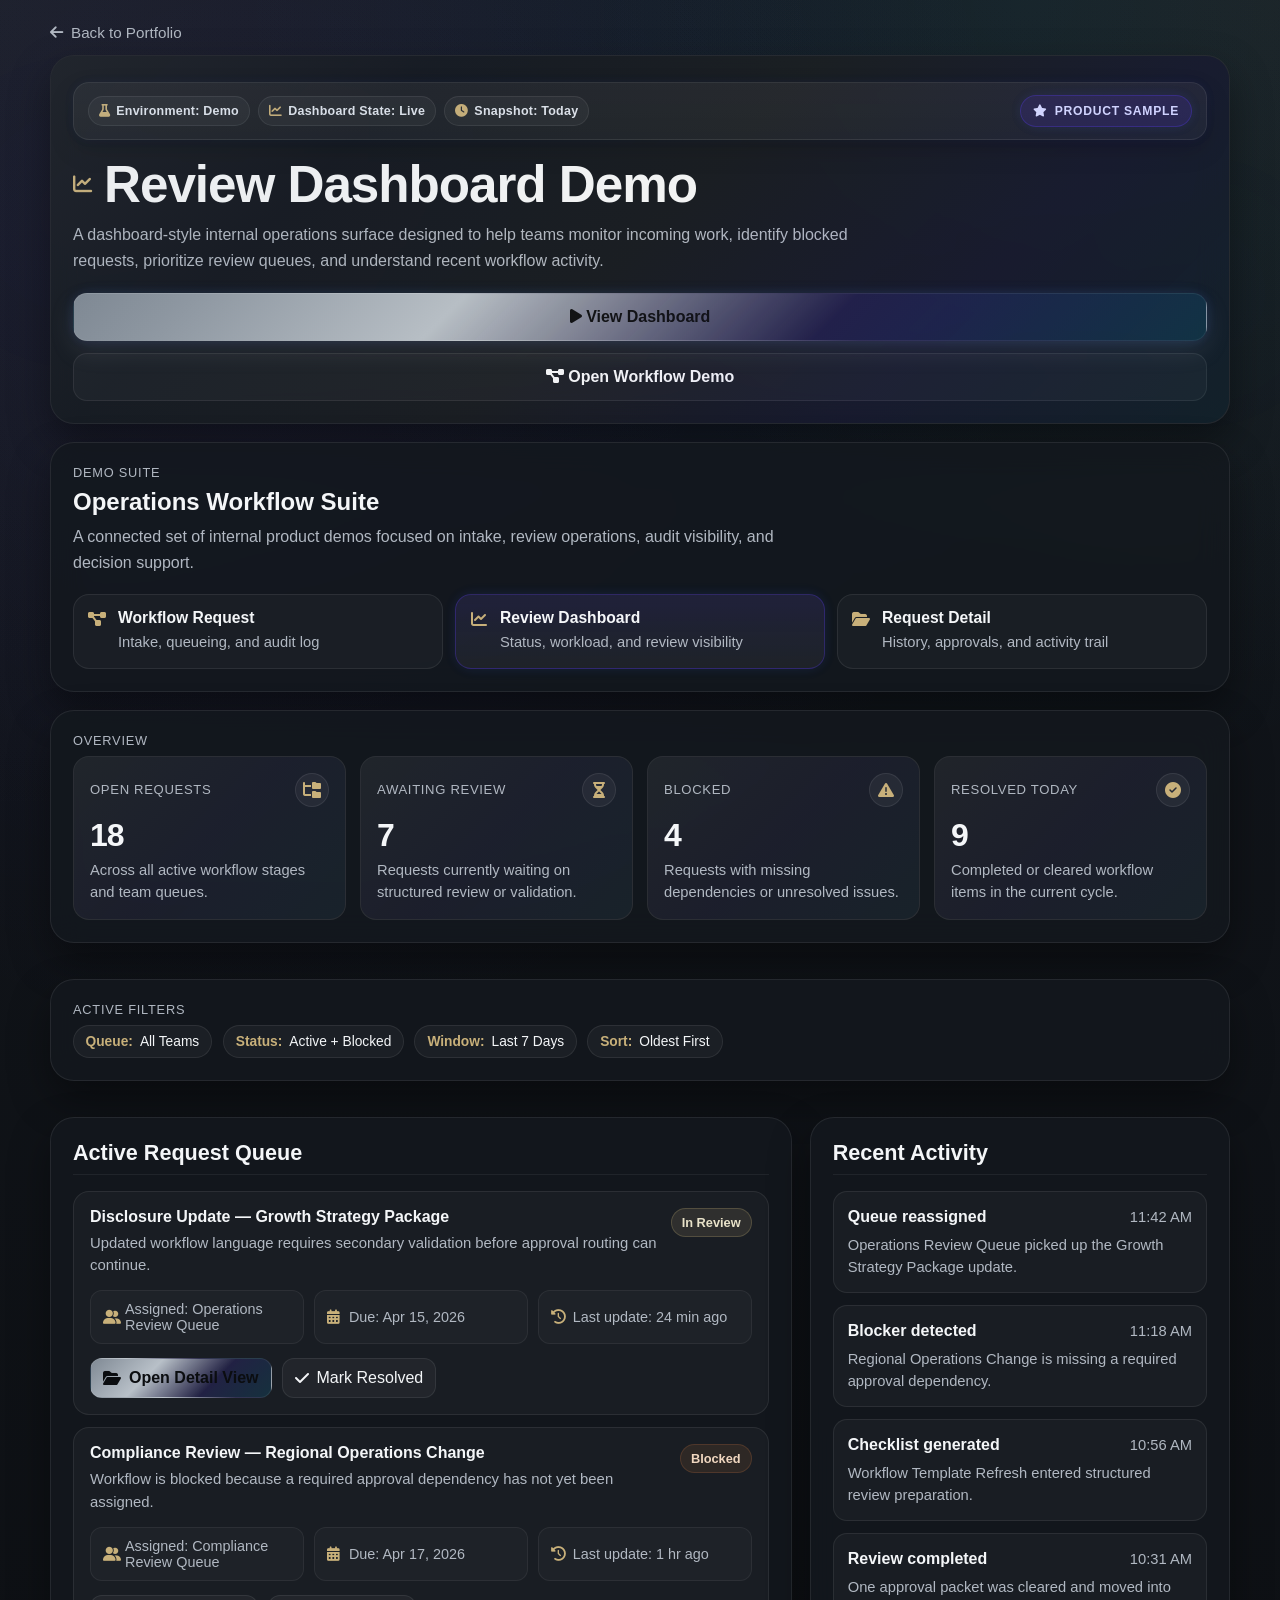
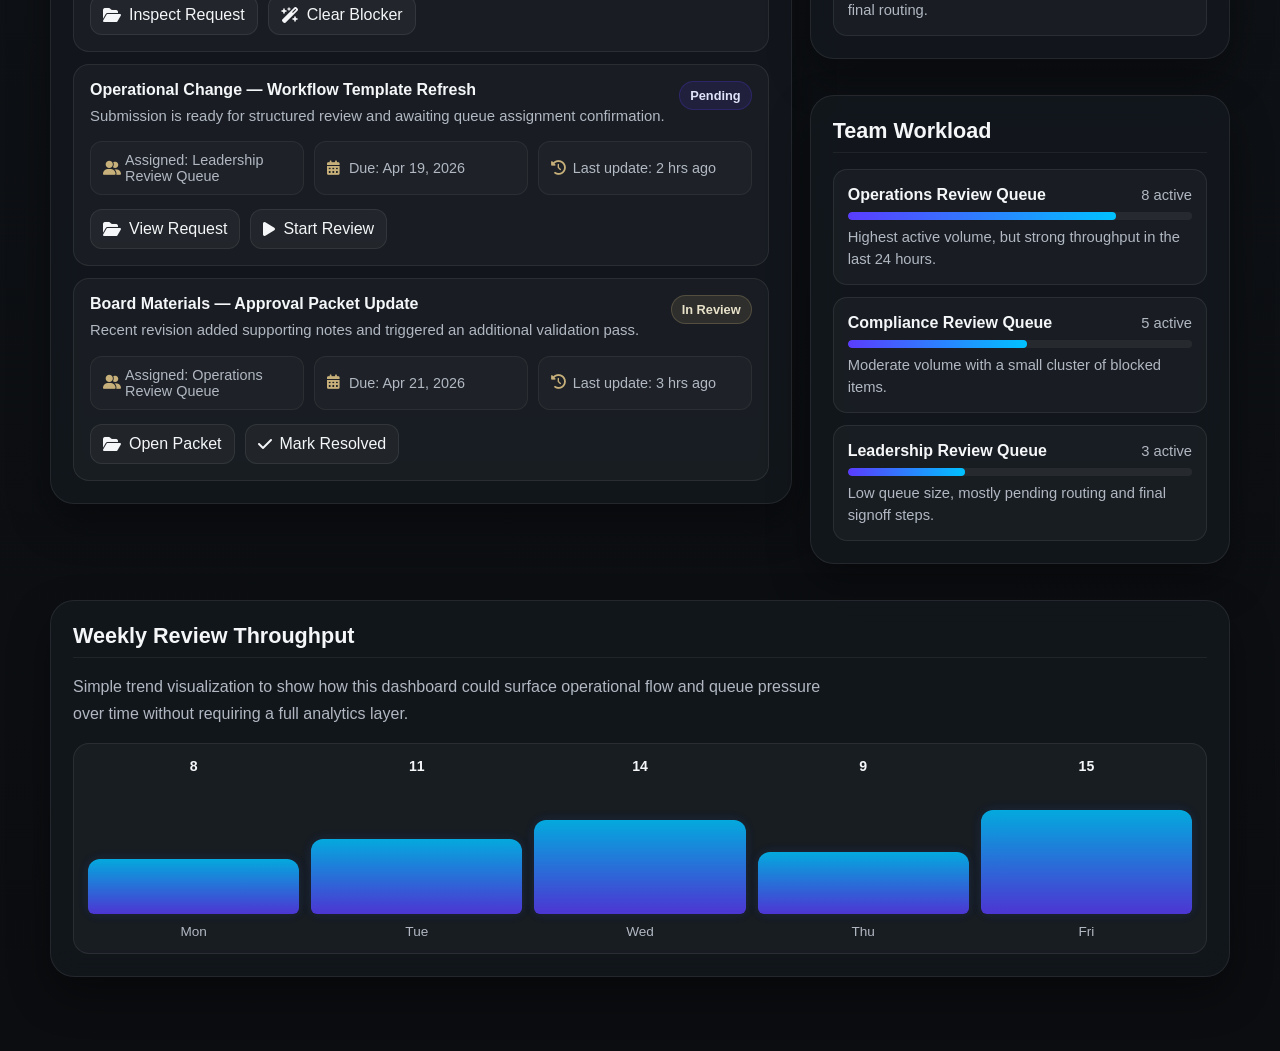
<file: review-dashboard-demo.html>
<!DOCTYPE html>
<html lang="en">
<head>
  <meta charset="UTF-8" />
  <meta name="viewport" content="width=device-width, initial-scale=1.0" />
  <title>Review Dashboard Demo | Edwin Victor Franco</title>

  <link rel="icon" type="image/png" sizes="32x32" href="assets/favicon-32.png">
  <link rel="icon" type="image/png" sizes="16x16" href="assets/favicon-16.png">
  <link rel="apple-touch-icon" href="assets/favicon-512.png">

  <link rel="stylesheet" href="https://cdnjs.cloudflare.com/ajax/libs/font-awesome/6.5.2/css/all.min.css" />
  <link rel="stylesheet" href="style.css" />

  <style>
    .demo-shell {
      position: relative;
      z-index: 1;
      width: min(1180px, calc(100% - 24px));
      margin: 0 auto;
      padding: 24px 0 56px;
    }

    .demo-utility-bar {
      display: flex;
      justify-content: space-between;
      align-items: center;
      gap: 12px;
      margin-bottom: 18px;
      padding: 12px 14px;
      border-radius: 16px;
      border: 1px solid rgba(255, 255, 255, 0.08);
      background:
        linear-gradient(180deg, rgba(255,255,255,0.035), rgba(255,255,255,0.02)),
        rgba(255,255,255,0.02);
      box-shadow:
        0 10px 24px rgba(0, 0, 0, 0.18),
        0 0 12px rgba(90, 60, 255, 0.04),
        0 0 14px rgba(0, 194, 255, 0.03);
    }

    .demo-utility-left {
      display: flex;
      flex-wrap: wrap;
      gap: 8px;
      min-width: 0;
    }

    .demo-utility-chip {
      display: inline-flex;
      align-items: center;
      gap: 6px;
      padding: 7px 10px;
      border-radius: 999px;
      font-size: 0.78rem;
      font-weight: 700;
      letter-spacing: 0.02em;
      color: #dfe5ee;
      background: rgba(255,255,255,0.045);
      border: 1px solid rgba(255,255,255,0.08);
      white-space: nowrap;
    }

    .demo-utility-chip i {
      color: var(--accent-2);
      font-size: 0.8rem;
    }

    .demo-sample-badge {
      display: inline-flex;
      align-items: center;
      gap: 7px;
      padding: 8px 12px;
      border-radius: 999px;
      font-size: 0.76rem;
      font-weight: 800;
      text-transform: uppercase;
      letter-spacing: 0.06em;
      color: #d8ddff;
      background: rgba(90, 60, 255, 0.14);
      border: 1px solid rgba(90, 60, 255, 0.28);
      box-shadow:
        0 0 12px rgba(90, 60, 255, 0.08),
        0 0 16px rgba(0, 194, 255, 0.04);
      white-space: nowrap;
    }

    .demo-hero-top {
      display: flex;
      align-items: flex-start;
      justify-content: space-between;
      gap: 14px;
      margin-bottom: 10px;
    }

    .demo-hero-copy {
      min-width: 0;
      flex: 1;
    }

    .demo-hero-title {
      display: flex;
      align-items: center;
      gap: 12px;
      margin-bottom: 10px;
    }

    .demo-hero-title i {
      font-size: 1.2rem;
      color: var(--accent-2);
    }

    .demo-subtitle {
      max-width: 840px;
      color: var(--muted);
      line-height: 1.65;
      margin-bottom: 0;
    }

    .demo-actions {
      margin-top: 18px;
      display: flex;
      flex-wrap: wrap;
      gap: 12px;
    }

    .back-link {
      display: inline-flex;
      align-items: center;
      gap: 8px;
      text-decoration: none;
      font-size: 0.95rem;
      color: var(--muted);
      margin-bottom: 14px;
    }

    .back-link:hover {
      color: var(--accent-2);
    }

    .mini-label {
      display: block;
      font-size: 0.8rem;
      text-transform: uppercase;
      letter-spacing: 0.06em;
      color: var(--muted);
      margin-bottom: 8px;
    }

    .suite-header {
      display: grid;
      gap: 18px;
    }

    .suite-title {
      margin: 0 0 8px;
      padding-bottom: 0;
      border-bottom: none;
      font-size: 1.5rem;
    }

    .suite-subtitle {
      margin: 0;
      color: var(--muted);
      line-height: 1.65;
      max-width: 760px;
    }

    .suite-nav {
      display: grid;
      gap: 12px;
      grid-template-columns: 1fr;
    }

    .suite-nav-card {
      display: flex;
      align-items: flex-start;
      gap: 12px;
      padding: 14px;
      border-radius: 16px;
      text-decoration: none;
      color: var(--text);
      background: rgba(255,255,255,0.03);
      border: 1px solid rgba(255,255,255,0.08);
      transition: transform 0.18s ease, border-color 0.18s ease, box-shadow 0.18s ease;
    }

    .suite-nav-card:hover {
      transform: translateY(-2px);
      border-color: rgba(90, 60, 255, 0.22);
      box-shadow:
        0 0 12px rgba(90, 60, 255, 0.08),
        0 0 16px rgba(0, 194, 255, 0.06);
    }

    .suite-nav-card i {
      margin-top: 2px;
      color: var(--accent-2);
      font-size: 1rem;
      width: 18px;
      text-align: center;
      flex-shrink: 0;
    }

    .suite-nav-card strong {
      display: block;
      margin-bottom: 4px;
      font-size: 0.98rem;
    }

    .suite-nav-card span {
      display: block;
      color: var(--muted);
      font-size: 0.92rem;
      line-height: 1.5;
    }

    .suite-nav-card-active {
      border-color: rgba(90, 60, 255, 0.28);
      background:
        linear-gradient(180deg, rgba(90,60,255,0.10), rgba(255,255,255,0.02)),
        rgba(255,255,255,0.03);
      box-shadow:
        0 0 12px rgba(90, 60, 255, 0.08),
        0 0 16px rgba(0, 194, 255, 0.05);
    }

    .dashboard-grid {
      display: grid;
      gap: 18px;
    }

    .kpi-grid {
      display: grid;
      gap: 14px;
      grid-template-columns: 1fr;
    }

    .kpi-card {
      position: relative;
      overflow: hidden;
      padding: 16px;
      border-radius: 16px;
      background: rgba(255,255,255,0.03);
      border: 1px solid rgba(255,255,255,0.08);
    }

    .kpi-card::before {
      content: "";
      position: absolute;
      inset: 0;
      pointer-events: none;
      background: linear-gradient(
        135deg,
        rgba(255,255,255,0.03),
        rgba(90,60,255,0.04),
        rgba(0,194,255,0.03)
      );
    }

    .kpi-top {
      position: relative;
      z-index: 1;
      display: flex;
      align-items: center;
      justify-content: space-between;
      gap: 12px;
      margin-bottom: 12px;
    }

    .kpi-label {
      font-size: 0.82rem;
      letter-spacing: 0.05em;
      text-transform: uppercase;
      color: var(--muted);
    }

    .kpi-icon {
      display: inline-flex;
      align-items: center;
      justify-content: center;
      width: 34px;
      height: 34px;
      border-radius: 999px;
      background: rgba(255,255,255,0.05);
      border: 1px solid rgba(255,255,255,0.08);
      color: var(--accent-2);
      flex-shrink: 0;
    }

    .kpi-value {
      position: relative;
      z-index: 1;
      font-size: 2rem;
      line-height: 1;
      font-weight: 800;
      margin-bottom: 8px;
      letter-spacing: -0.03em;
    }

    .kpi-meta {
      position: relative;
      z-index: 1;
      color: var(--muted);
      font-size: 0.92rem;
      line-height: 1.5;
    }

    .pill-row {
      display: flex;
      flex-wrap: wrap;
      gap: 10px;
    }

    .filter-pill {
      display: inline-flex;
      align-items: center;
      gap: 7px;
      padding: 8px 12px;
      border-radius: 999px;
      background: rgba(255,255,255,0.04);
      border: 1px solid rgba(255,255,255,0.08);
      font-size: 0.86rem;
      color: var(--text);
    }

    .filter-pill strong {
      font-weight: 700;
      color: var(--accent-2);
    }

    .main-two-col {
      display: grid;
      gap: 18px;
      grid-template-columns: 1fr;
    }

    .request-list {
      display: grid;
      gap: 12px;
    }

    .request-card {
      display: grid;
      gap: 14px;
      padding: 16px;
      border-radius: 16px;
      background: rgba(255,255,255,0.03);
      border: 1px solid rgba(255,255,255,0.08);
      transition: transform 0.18s ease, border-color 0.18s ease, box-shadow 0.18s ease;
    }

    .request-card:hover {
      transform: translateY(-2px);
      border-color: rgba(90, 60, 255, 0.18);
      box-shadow:
        0 0 10px rgba(90, 60, 255, 0.08),
        0 0 14px rgba(0, 194, 255, 0.06);
    }

    .request-card-top {
      display: flex;
      align-items: flex-start;
      justify-content: space-between;
      gap: 12px;
    }

    .request-title {
      margin: 0 0 6px;
      font-size: 1rem;
      font-weight: 700;
    }

    .request-subtitle {
      margin: 0;
      color: var(--muted);
      line-height: 1.5;
      font-size: 0.93rem;
    }

    .status-pill {
      display: inline-flex;
      align-items: center;
      gap: 6px;
      padding: 6px 10px;
      border-radius: 999px;
      font-size: 0.8rem;
      font-weight: 600;
      white-space: nowrap;
      border: 1px solid rgba(255,255,255,0.08);
      background: rgba(255,255,255,0.04);
      flex-shrink: 0;
    }

    .status-review {
      color: #e8e2c9;
      background: rgba(200, 176, 122, 0.12);
      border-color: rgba(200, 176, 122, 0.24);
    }

    .status-alert {
      color: #f0d7c0;
      background: rgba(180, 110, 60, 0.14);
      border-color: rgba(180, 110, 60, 0.24);
    }

    .status-pending {
      color: #dfe3f8;
      background: rgba(90, 60, 255, 0.12);
      border-color: rgba(90, 60, 255, 0.22);
    }

    .status-complete {
      color: #d7e7d8;
      background: rgba(85, 160, 120, 0.14);
      border-color: rgba(85, 160, 120, 0.24);
    }

    .request-meta-grid {
      display: grid;
      gap: 10px;
      grid-template-columns: 1fr;
    }

    .meta-chip {
      display: flex;
      align-items: center;
      gap: 8px;
      min-width: 0;
      padding: 10px 12px;
      border-radius: 12px;
      background: rgba(255,255,255,0.025);
      border: 1px solid rgba(255,255,255,0.06);
      color: var(--muted);
      font-size: 0.9rem;
    }

    .meta-chip i {
      color: var(--accent-2);
      width: 14px;
      text-align: center;
      flex-shrink: 0;
    }

    .request-actions {
      display: flex;
      flex-wrap: wrap;
      gap: 10px;
    }

    .action-btn {
      display: inline-flex;
      align-items: center;
      gap: 8px;
      border: none;
      cursor: pointer;
      font: inherit;
      text-decoration: none;
      padding: 10px 12px;
      border-radius: 12px;
      color: var(--text);
      background: rgba(255,255,255,0.04);
      border: 1px solid rgba(255,255,255,0.08);
      transition: transform 0.18s ease, border-color 0.18s ease, box-shadow 0.18s ease;
    }

    .action-btn:hover {
      transform: translateY(-2px);
      border-color: rgba(90, 60, 255, 0.2);
      box-shadow:
        0 0 10px rgba(90, 60, 255, 0.08),
        0 0 14px rgba(0, 194, 255, 0.06);
    }

    .action-btn-primary {
      color: #0b0d10;
      font-weight: 700;
      background: linear-gradient(
        135deg,
        #7f8994,
        #b8c0c8,
        rgba(90, 60, 255, 0.15),
        rgba(0, 194, 255, 0.12)
      );
    }

    .side-stack {
      display: grid;
      gap: 18px;
    }

    .activity-list,
    .workload-list {
      display: grid;
      gap: 12px;
    }

    .activity-item,
    .workload-item {
      display: grid;
      gap: 6px;
      padding: 14px;
      border-radius: 14px;
      background: rgba(255,255,255,0.03);
      border: 1px solid rgba(255,255,255,0.08);
    }

    .activity-top,
    .workload-top {
      display: flex;
      align-items: center;
      justify-content: space-between;
      gap: 10px;
    }

    .activity-title,
    .workload-name {
      font-weight: 700;
    }

    .activity-time,
    .workload-count,
    .activity-note,
    .workload-meta {
      color: var(--muted);
      font-size: 0.92rem;
      line-height: 1.5;
    }

    .bar-track {
      width: 100%;
      height: 8px;
      border-radius: 999px;
      background: rgba(255,255,255,0.06);
      overflow: hidden;
    }

    .bar-fill {
      height: 100%;
      border-radius: 999px;
      background: linear-gradient(90deg, var(--sg-purple), var(--sg-blue));
    }

    .trend-block {
      display: grid;
      gap: 16px;
    }

    .trend-chart {
      display: flex;
      align-items: end;
      gap: 12px;
      min-height: 180px;
      padding: 14px;
      border-radius: 16px;
      background: rgba(255,255,255,0.03);
      border: 1px solid rgba(255,255,255,0.08);
    }

    .trend-col {
      flex: 1;
      display: grid;
      gap: 10px;
      justify-items: center;
    }

    .trend-bar-wrap {
      width: 100%;
      display: flex;
      align-items: end;
      min-height: 130px;
    }

    .trend-bar {
      width: 100%;
      border-radius: 12px 12px 6px 6px;
      background: linear-gradient(180deg, rgba(0,194,255,0.85), rgba(90,60,255,0.8));
      box-shadow:
        0 0 12px rgba(90, 60, 255, 0.08),
        0 0 14px rgba(0, 194, 255, 0.06);
    }

    .trend-day {
      font-size: 0.85rem;
      color: var(--muted);
    }

    .trend-value {
      font-size: 0.88rem;
      font-weight: 700;
      color: var(--text);
    }

    @media (min-width: 860px) {
      .suite-nav {
        grid-template-columns: repeat(3, 1fr);
      }

      .kpi-grid {
        grid-template-columns: repeat(4, 1fr);
      }

      .main-two-col {
        grid-template-columns: minmax(0, 1.5fr) minmax(320px, 0.85fr);
        align-items: start;
      }

      .request-meta-grid {
        grid-template-columns: repeat(3, 1fr);
      }
    }

    @media (max-width: 720px) {
      .demo-utility-bar,
      .demo-hero-top,
      .request-card-top,
      .activity-top,
      .workload-top {
        flex-direction: column;
        align-items: stretch;
      }

      .demo-sample-badge,
      .status-pill {
        align-self: flex-start;
      }
    }
  </style>
</head>
<body>
  <div class="ambient-glow ambient-glow-1"></div>
  <div class="ambient-glow ambient-glow-2"></div>

  <main class="demo-shell">
    <a class="back-link" href="index.html">
      <i class="fa-solid fa-arrow-left"></i>
      <span>Back to Portfolio</span>
    </a>

    <section class="panel hero-panel">
      <div class="demo-utility-bar">
        <div class="demo-utility-left">
          <span class="demo-utility-chip">
            <i class="fa-solid fa-flask"></i>
            Environment: Demo
          </span>
          <span class="demo-utility-chip">
            <i class="fa-solid fa-chart-line"></i>
            Dashboard State: Live
          </span>
          <span class="demo-utility-chip">
            <i class="fa-solid fa-clock"></i>
            Snapshot: Today
          </span>
        </div>

        <div class="demo-sample-badge">
          <i class="fa-solid fa-star"></i>
          Product Sample
        </div>
      </div>

      <div class="demo-hero-top">
        <div class="demo-hero-copy">
          <div class="demo-hero-title">
            <i class="fa-solid fa-chart-line"></i>
            <h1 style="margin: 0;">Review Dashboard Demo</h1>
          </div>

          <p class="demo-subtitle">
            A dashboard-style internal operations surface designed to help teams monitor incoming work, identify blocked requests, prioritize review queues, and understand recent workflow activity.
          </p>
        </div>
      </div>

      <div class="demo-actions">
        <a class="primary-link" href="#dashboard-main">
          <i class="fa-solid fa-play"></i>
          <span>View Dashboard</span>
        </a>

        <a class="secondary-link" href="workflow-request-demo.html">
          <i class="fa-solid fa-diagram-project"></i>
          <span>Open Workflow Demo</span>
        </a>
      </div>
    </section>

    <section class="panel">
      <div class="suite-header">
        <div class="suite-header-copy">
          <span class="mini-label">Demo Suite</span>
          <h2 class="suite-title">Operations Workflow Suite</h2>
          <p class="suite-subtitle">
            A connected set of internal product demos focused on intake, review operations, audit visibility, and decision support.
          </p>
        </div>

        <div class="suite-nav">
          <a class="suite-nav-card" href="workflow-request-demo.html">
            <i class="fa-solid fa-diagram-project"></i>
            <div>
              <strong>Workflow Request</strong>
              <span>Intake, queueing, and audit log</span>
            </div>
          </a>

          <a class="suite-nav-card suite-nav-card-active" href="review-dashboard-demo.html">
            <i class="fa-solid fa-chart-line"></i>
            <div>
              <strong>Review Dashboard</strong>
              <span>Status, workload, and review visibility</span>
            </div>
          </a>

          <a class="suite-nav-card" href="request-detail-demo.html">
            <i class="fa-solid fa-folder-open"></i>
            <div>
              <strong>Request Detail</strong>
              <span>History, approvals, and activity trail</span>
            </div>
          </a>
        </div>
      </div>
    </section>

    <div id="dashboard-main" class="dashboard-grid">
      <section class="panel">
        <span class="mini-label">Overview</span>
        <div class="kpi-grid">
          <div class="kpi-card">
            <div class="kpi-top">
              <div class="kpi-label">Open Requests</div>
              <div class="kpi-icon"><i class="fa-solid fa-folder-tree"></i></div>
            </div>
            <div class="kpi-value" id="kpi-open">18</div>
            <div class="kpi-meta">Across all active workflow stages and team queues.</div>
          </div>

          <div class="kpi-card">
            <div class="kpi-top">
              <div class="kpi-label">Awaiting Review</div>
              <div class="kpi-icon"><i class="fa-solid fa-hourglass-half"></i></div>
            </div>
            <div class="kpi-value" id="kpi-review">7</div>
            <div class="kpi-meta">Requests currently waiting on structured review or validation.</div>
          </div>

          <div class="kpi-card">
            <div class="kpi-top">
              <div class="kpi-label">Blocked</div>
              <div class="kpi-icon"><i class="fa-solid fa-triangle-exclamation"></i></div>
            </div>
            <div class="kpi-value" id="kpi-blocked">4</div>
            <div class="kpi-meta">Requests with missing dependencies or unresolved issues.</div>
          </div>

          <div class="kpi-card">
            <div class="kpi-top">
              <div class="kpi-label">Resolved Today</div>
              <div class="kpi-icon"><i class="fa-solid fa-circle-check"></i></div>
            </div>
            <div class="kpi-value" id="kpi-resolved">9</div>
            <div class="kpi-meta">Completed or cleared workflow items in the current cycle.</div>
          </div>
        </div>
      </section>

      <section class="panel">
        <span class="mini-label">Active Filters</span>
        <div class="pill-row">
          <div class="filter-pill"><strong>Queue:</strong> All Teams</div>
          <div class="filter-pill"><strong>Status:</strong> Active + Blocked</div>
          <div class="filter-pill"><strong>Window:</strong> Last 7 Days</div>
          <div class="filter-pill"><strong>Sort:</strong> Oldest First</div>
        </div>
      </section>

      <div class="main-two-col">
        <section class="panel">
          <h2>Active Request Queue</h2>

          <div class="request-list" id="request-list">
            <article class="request-card" data-status="review">
              <div class="request-card-top">
                <div>
                  <h3 class="request-title">Disclosure Update — Growth Strategy Package</h3>
                  <p class="request-subtitle">Updated workflow language requires secondary validation before approval routing can continue.</p>
                </div>
                <div class="status-pill status-review">In Review</div>
              </div>

              <div class="request-meta-grid">
                <div class="meta-chip"><i class="fa-solid fa-user-group"></i> Assigned: Operations Review Queue</div>
                <div class="meta-chip"><i class="fa-solid fa-calendar-days"></i> Due: Apr 15, 2026</div>
                <div class="meta-chip"><i class="fa-solid fa-clock-rotate-left"></i> Last update: 24 min ago</div>
              </div>

              <div class="request-actions">
                <a class="action-btn action-btn-primary" href="request-detail-demo.html">
                  <i class="fa-solid fa-folder-open"></i>
                  <span>Open Detail View</span>
                </a>
                <button class="action-btn mark-resolved-btn" type="button">
                  <i class="fa-solid fa-check"></i>
                  <span>Mark Resolved</span>
                </button>
              </div>
            </article>

            <article class="request-card" data-status="blocked">
              <div class="request-card-top">
                <div>
                  <h3 class="request-title">Compliance Review — Regional Operations Change</h3>
                  <p class="request-subtitle">Workflow is blocked because a required approval dependency has not yet been assigned.</p>
                </div>
                <div class="status-pill status-alert">Blocked</div>
              </div>

              <div class="request-meta-grid">
                <div class="meta-chip"><i class="fa-solid fa-user-group"></i> Assigned: Compliance Review Queue</div>
                <div class="meta-chip"><i class="fa-solid fa-calendar-days"></i> Due: Apr 17, 2026</div>
                <div class="meta-chip"><i class="fa-solid fa-clock-rotate-left"></i> Last update: 1 hr ago</div>
              </div>

              <div class="request-actions">
                <a class="action-btn" href="request-detail-demo.html">
                  <i class="fa-solid fa-folder-open"></i>
                  <span>Inspect Request</span>
                </a>
                <button class="action-btn clear-blocker-btn" type="button">
                  <i class="fa-solid fa-wand-magic-sparkles"></i>
                  <span>Clear Blocker</span>
                </button>
              </div>
            </article>

            <article class="request-card" data-status="pending">
              <div class="request-card-top">
                <div>
                  <h3 class="request-title">Operational Change — Workflow Template Refresh</h3>
                  <p class="request-subtitle">Submission is ready for structured review and awaiting queue assignment confirmation.</p>
                </div>
                <div class="status-pill status-pending">Pending</div>
              </div>

              <div class="request-meta-grid">
                <div class="meta-chip"><i class="fa-solid fa-user-group"></i> Assigned: Leadership Review Queue</div>
                <div class="meta-chip"><i class="fa-solid fa-calendar-days"></i> Due: Apr 19, 2026</div>
                <div class="meta-chip"><i class="fa-solid fa-clock-rotate-left"></i> Last update: 2 hrs ago</div>
              </div>

              <div class="request-actions">
                <a class="action-btn" href="request-detail-demo.html">
                  <i class="fa-solid fa-folder-open"></i>
                  <span>View Request</span>
                </a>
                <button class="action-btn start-review-btn" type="button">
                  <i class="fa-solid fa-play"></i>
                  <span>Start Review</span>
                </button>
              </div>
            </article>

            <article class="request-card" data-status="review">
              <div class="request-card-top">
                <div>
                  <h3 class="request-title">Board Materials — Approval Packet Update</h3>
                  <p class="request-subtitle">Recent revision added supporting notes and triggered an additional validation pass.</p>
                </div>
                <div class="status-pill status-review">In Review</div>
              </div>

              <div class="request-meta-grid">
                <div class="meta-chip"><i class="fa-solid fa-user-group"></i> Assigned: Operations Review Queue</div>
                <div class="meta-chip"><i class="fa-solid fa-calendar-days"></i> Due: Apr 21, 2026</div>
                <div class="meta-chip"><i class="fa-solid fa-clock-rotate-left"></i> Last update: 3 hrs ago</div>
              </div>

              <div class="request-actions">
                <a class="action-btn" href="request-detail-demo.html">
                  <i class="fa-solid fa-folder-open"></i>
                  <span>Open Packet</span>
                </a>
                <button class="action-btn mark-resolved-btn" type="button">
                  <i class="fa-solid fa-check"></i>
                  <span>Mark Resolved</span>
                </button>
              </div>
            </article>
          </div>
        </section>

        <div class="side-stack">
          <section class="panel">
            <h2>Recent Activity</h2>

            <div class="activity-list" id="activity-list">
              <div class="activity-item">
                <div class="activity-top">
                  <div class="activity-title">Queue reassigned</div>
                  <div class="activity-time">11:42 AM</div>
                </div>
                <div class="activity-note">Operations Review Queue picked up the Growth Strategy Package update.</div>
              </div>

              <div class="activity-item">
                <div class="activity-top">
                  <div class="activity-title">Blocker detected</div>
                  <div class="activity-time">11:18 AM</div>
                </div>
                <div class="activity-note">Regional Operations Change is missing a required approval dependency.</div>
              </div>

              <div class="activity-item">
                <div class="activity-top">
                  <div class="activity-title">Checklist generated</div>
                  <div class="activity-time">10:56 AM</div>
                </div>
                <div class="activity-note">Workflow Template Refresh entered structured review preparation.</div>
              </div>

              <div class="activity-item">
                <div class="activity-top">
                  <div class="activity-title">Review completed</div>
                  <div class="activity-time">10:31 AM</div>
                </div>
                <div class="activity-note">One approval packet was cleared and moved into final routing.</div>
              </div>
            </div>
          </section>

          <section class="panel">
            <h2>Team Workload</h2>

            <div class="workload-list">
              <div class="workload-item">
                <div class="workload-top">
                  <div class="workload-name">Operations Review Queue</div>
                  <div class="workload-count">8 active</div>
                </div>
                <div class="bar-track"><div class="bar-fill" style="width: 78%;"></div></div>
                <div class="workload-meta">Highest active volume, but strong throughput in the last 24 hours.</div>
              </div>

              <div class="workload-item">
                <div class="workload-top">
                  <div class="workload-name">Compliance Review Queue</div>
                  <div class="workload-count">5 active</div>
                </div>
                <div class="bar-track"><div class="bar-fill" style="width: 52%;"></div></div>
                <div class="workload-meta">Moderate volume with a small cluster of blocked items.</div>
              </div>

              <div class="workload-item">
                <div class="workload-top">
                  <div class="workload-name">Leadership Review Queue</div>
                  <div class="workload-count">3 active</div>
                </div>
                <div class="bar-track"><div class="bar-fill" style="width: 34%;"></div></div>
                <div class="workload-meta">Low queue size, mostly pending routing and final signoff steps.</div>
              </div>
            </div>
          </section>
        </div>
      </div>

      <section class="panel">
        <h2>Weekly Review Throughput</h2>

        <div class="trend-block">
          <p class="suite-subtitle">
            Simple trend visualization to show how this dashboard could surface operational flow and queue pressure over time without requiring a full analytics layer.
          </p>

          <div class="trend-chart">
            <div class="trend-col">
              <div class="trend-value">8</div>
              <div class="trend-bar-wrap">
                <div class="trend-bar" style="height: 42%;"></div>
              </div>
              <div class="trend-day">Mon</div>
            </div>

            <div class="trend-col">
              <div class="trend-value">11</div>
              <div class="trend-bar-wrap">
                <div class="trend-bar" style="height: 58%;"></div>
              </div>
              <div class="trend-day">Tue</div>
            </div>

            <div class="trend-col">
              <div class="trend-value">14</div>
              <div class="trend-bar-wrap">
                <div class="trend-bar" style="height: 72%;"></div>
              </div>
              <div class="trend-day">Wed</div>
            </div>

            <div class="trend-col">
              <div class="trend-value">9</div>
              <div class="trend-bar-wrap">
                <div class="trend-bar" style="height: 48%;"></div>
              </div>
              <div class="trend-day">Thu</div>
            </div>

            <div class="trend-col">
              <div class="trend-value">15</div>
              <div class="trend-bar-wrap">
                <div class="trend-bar" style="height: 80%;"></div>
              </div>
              <div class="trend-day">Fri</div>
            </div>
          </div>
        </div>
      </section>
    </div>
  </main>

  <script>
    const activityList = document.getElementById("activity-list");
    const requestList = document.getElementById("request-list");

    const kpiOpen = document.getElementById("kpi-open");
    const kpiReview = document.getElementById("kpi-review");
    const kpiBlocked = document.getElementById("kpi-blocked");
    const kpiResolved = document.getElementById("kpi-resolved");

    function getCurrentTimeString() {
      const now = new Date();
      return now.toLocaleTimeString([], { hour: "numeric", minute: "2-digit" });
    }

    function prependActivity(title, note) {
      const item = document.createElement("div");
      item.className = "activity-item";
      item.innerHTML = `
        <div class="activity-top">
          <div class="activity-title">${title}</div>
          <div class="activity-time">${getCurrentTimeString()}</div>
        </div>
        <div class="activity-note">${note}</div>
      `;
      activityList.prepend(item);
    }

    function updateKpis({ open, review, blocked, resolved }) {
      kpiOpen.textContent = open;
      kpiReview.textContent = review;
      kpiBlocked.textContent = blocked;
      kpiResolved.textContent = resolved;
    }

    let dashboardState = {
      open: 18,
      review: 7,
      blocked: 4,
      resolved: 9
    };

    function syncKpis() {
      updateKpis(dashboardState);
    }

    function markCardResolved(card, detailText) {
      const statusPill = card.querySelector(".status-pill");
      const actionButtons = card.querySelector(".request-actions");
      const title = card.querySelector(".request-title")?.textContent || "Request";

      if (statusPill) {
        statusPill.className = "status-pill status-complete";
        statusPill.textContent = "Resolved";
      }

      if (actionButtons) {
        actionButtons.innerHTML = `
          <a class="action-btn" href="request-detail-demo.html">
            <i class="fa-solid fa-folder-open"></i>
            <span>View History</span>
          </a>
        `;
      }

      card.dataset.status = "complete";

      dashboardState.open = Math.max(0, dashboardState.open - 1);
      dashboardState.review = Math.max(0, dashboardState.review - 1);
      dashboardState.resolved += 1;
      syncKpis();

      prependActivity("Request resolved", `${title} was resolved. ${detailText}`);
    }

    function clearBlocker(card) {
      const statusPill = card.querySelector(".status-pill");
      const title = card.querySelector(".request-title")?.textContent || "Request";
      const subtitle = card.querySelector(".request-subtitle");

      if (statusPill) {
        statusPill.className = "status-pill status-review";
        statusPill.textContent = "In Review";
      }

      if (subtitle) {
        subtitle.textContent = "The missing dependency was assigned and the request has moved back into active review.";
      }

      card.dataset.status = "review";

      dashboardState.blocked = Math.max(0, dashboardState.blocked - 1);
      dashboardState.review += 1;
      syncKpis();

      prependActivity("Blocker cleared", `${title} moved from blocked status into active review.`);
    }

    function startReview(card) {
      const statusPill = card.querySelector(".status-pill");
      const title = card.querySelector(".request-title")?.textContent || "Request";
      const subtitle = card.querySelector(".request-subtitle");

      if (statusPill) {
        statusPill.className = "status-pill status-review";
        statusPill.textContent = "In Review";
      }

      if (subtitle) {
        subtitle.textContent = "Structured review has started and the item is now being actively worked by the assigned queue.";
      }

      card.dataset.status = "review";

      dashboardState.review += 1;
      syncKpis();

      prependActivity("Review started", `${title} moved from pending into active structured review.`);
    }

    requestList.addEventListener("click", (event) => {
      const target = event.target.closest("button");
      if (!target) return;

      const card = target.closest(".request-card");
      if (!card) return;

      if (target.classList.contains("mark-resolved-btn")) {
        markCardResolved(card, "Resolution was recorded from the dashboard view.");
      }

      if (target.classList.contains("clear-blocker-btn")) {
        clearBlocker(card);
        target.innerHTML = `
          <i class="fa-solid fa-check"></i>
          <span>Blocker Cleared</span>
        `;
        target.disabled = true;
        target.style.opacity = "0.7";
        target.style.cursor = "default";
      }

      if (target.classList.contains("start-review-btn")) {
        startReview(card);
        target.innerHTML = `
          <i class="fa-solid fa-check"></i>
          <span>Review Started</span>
        `;
        target.disabled = true;
        target.style.opacity = "0.7";
        target.style.cursor = "default";
      }
    });

    syncKpis();
  </script>
</body>
</html>
</file>
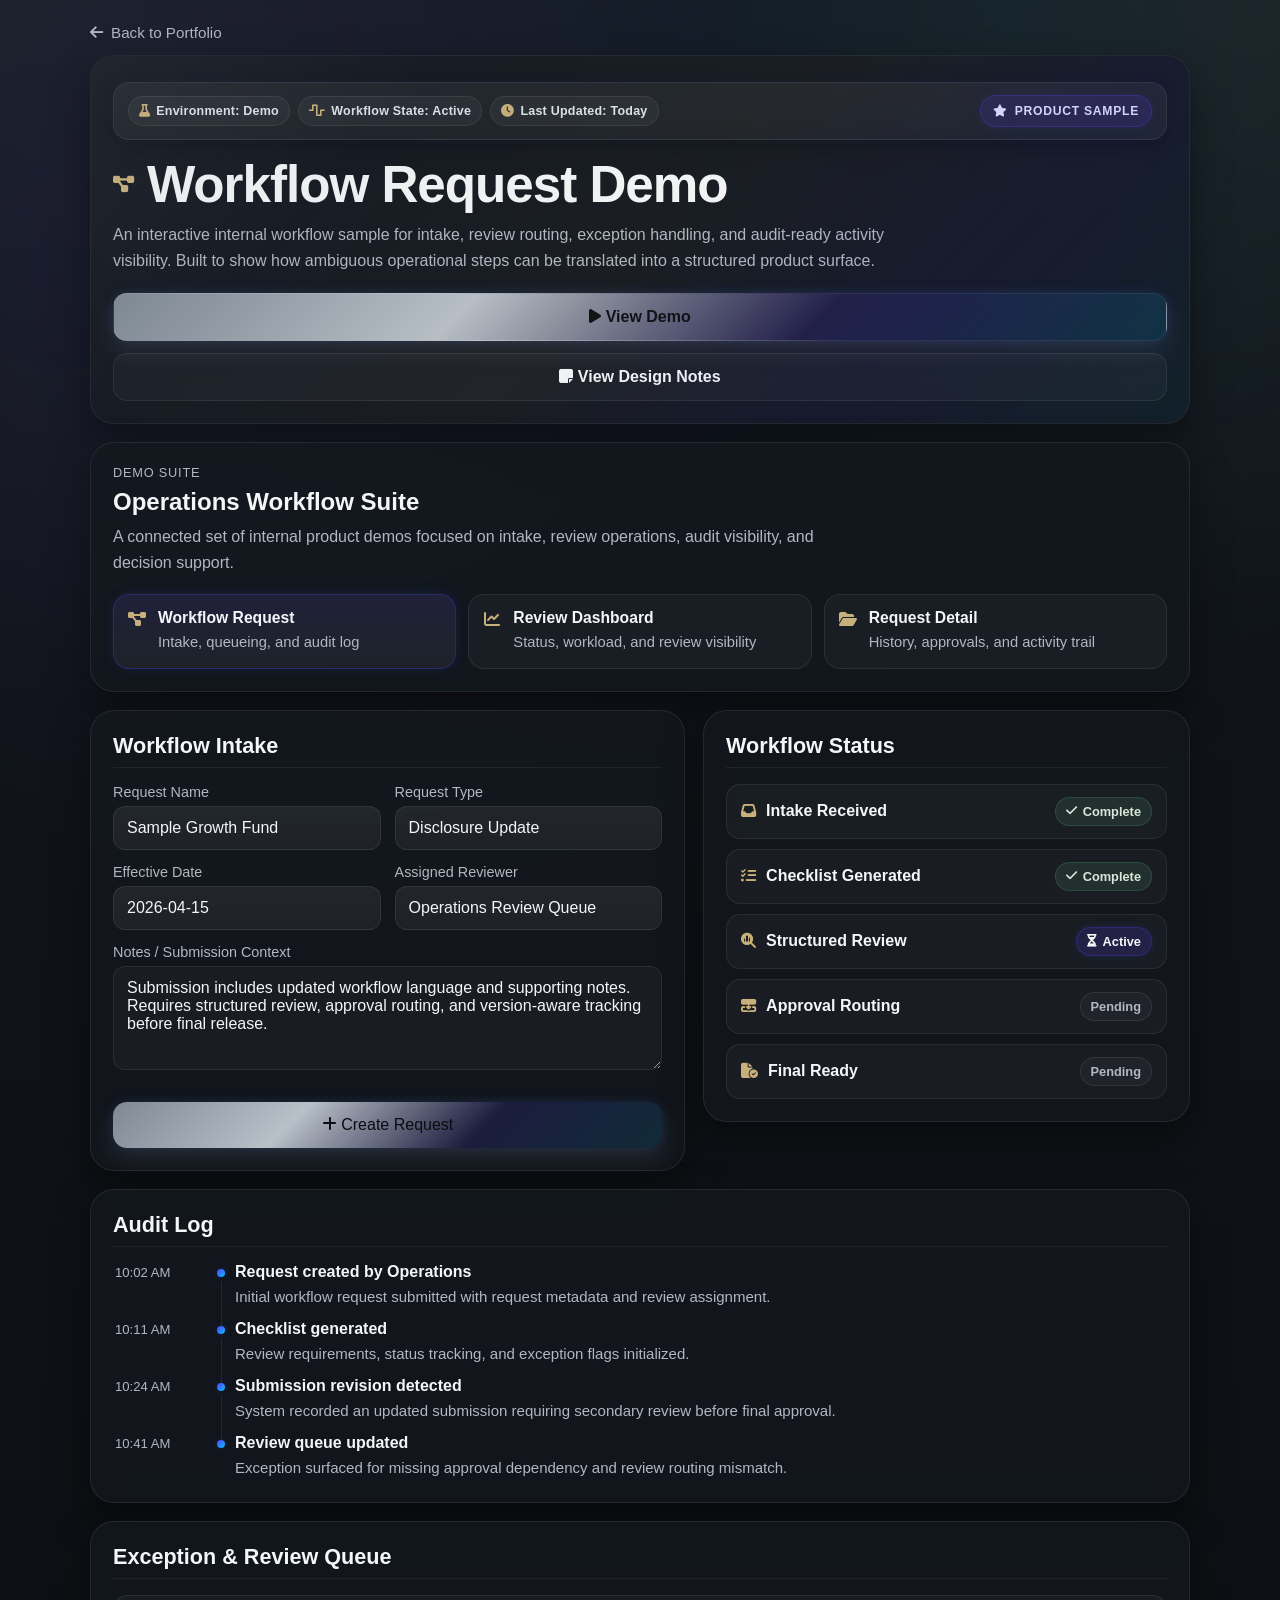
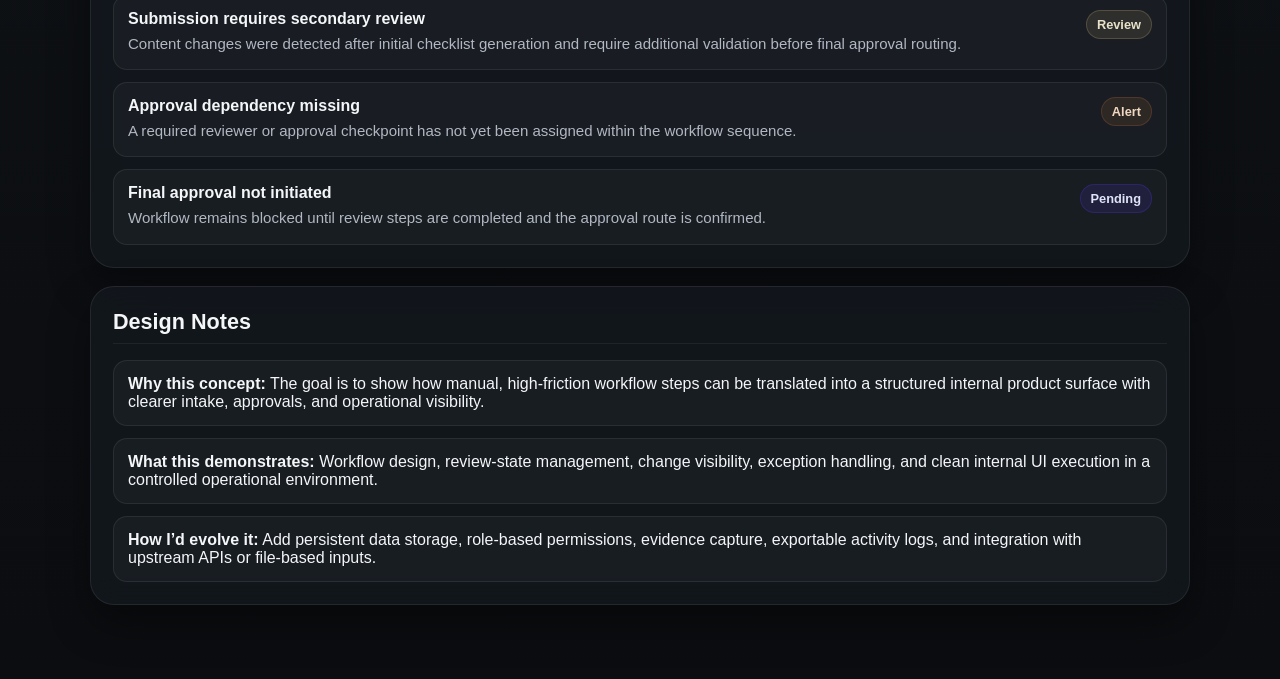
<file: workflow-request-demo.html>
<!DOCTYPE html>
<html lang="en">
<head>
  <meta charset="UTF-8" />
  <meta name="viewport" content="width=device-width, initial-scale=1.0" />
  <title>Workflow Request Demo | Edwin Victor Franco</title>

  <link rel="icon" type="image/png" sizes="32x32" href="assets/favicon-32.png">
  <link rel="icon" type="image/png" sizes="16x16" href="assets/favicon-16.png">
  <link rel="apple-touch-icon" href="assets/favicon-512.png">

  <link rel="stylesheet" href="https://cdnjs.cloudflare.com/ajax/libs/font-awesome/6.5.2/css/all.min.css" />
  <link rel="stylesheet" href="style.css" />

  <style>
    .demo-shell {
      position: relative;
      z-index: 1;
      width: min(1100px, calc(100% - 24px));
      margin: 0 auto;
      padding: 24px 0 56px;
    }

    .demo-utility-bar {
      display: flex;
      justify-content: space-between;
      align-items: center;
      gap: 12px;
      margin-bottom: 18px;
      padding: 12px 14px;
      border-radius: 16px;
      border: 1px solid rgba(255, 255, 255, 0.08);
      background:
        linear-gradient(180deg, rgba(255,255,255,0.035), rgba(255,255,255,0.02)),
        rgba(255,255,255,0.02);
      box-shadow:
        0 10px 24px rgba(0, 0, 0, 0.18),
        0 0 12px rgba(90, 60, 255, 0.04),
        0 0 14px rgba(0, 194, 255, 0.03);
    }

    .demo-utility-left {
      display: flex;
      flex-wrap: wrap;
      gap: 8px;
      min-width: 0;
    }

    .demo-utility-chip {
      display: inline-flex;
      align-items: center;
      gap: 6px;
      padding: 7px 10px;
      border-radius: 999px;
      font-size: 0.78rem;
      font-weight: 700;
      letter-spacing: 0.02em;
      color: #dfe5ee;
      background: rgba(255,255,255,0.045);
      border: 1px solid rgba(255,255,255,0.08);
      white-space: nowrap;
    }

    .demo-utility-chip i {
      color: var(--accent-2);
      font-size: 0.8rem;
    }

    .demo-sample-badge {
      display: inline-flex;
      align-items: center;
      gap: 7px;
      padding: 8px 12px;
      border-radius: 999px;
      font-size: 0.76rem;
      font-weight: 800;
      text-transform: uppercase;
      letter-spacing: 0.06em;
      color: #d8ddff;
      background: rgba(90, 60, 255, 0.14);
      border: 1px solid rgba(90, 60, 255, 0.28);
      box-shadow:
        0 0 12px rgba(90, 60, 255, 0.08),
        0 0 16px rgba(0, 194, 255, 0.04);
      white-space: nowrap;
    }

    .demo-hero-top {
      display: flex;
      align-items: flex-start;
      justify-content: space-between;
      gap: 14px;
      margin-bottom: 10px;
    }

    .demo-hero-copy {
      min-width: 0;
      flex: 1;
    }

    .demo-hero-title {
      display: flex;
      align-items: center;
      gap: 12px;
      margin-bottom: 10px;
    }

    .demo-hero-title i {
      font-size: 1.2rem;
      color: var(--accent-2);
    }

    .demo-subtitle {
      max-width: 780px;
      color: var(--muted);
      line-height: 1.65;
      margin-bottom: 0;
    }

    .demo-actions {
      margin-top: 18px;
      display: flex;
      flex-wrap: wrap;
      gap: 12px;
    }

    .demo-grid {
      display: grid;
      gap: 18px;
    }

    .demo-grid.two-col {
      grid-template-columns: 1fr;
    }

    .mini-label {
      display: block;
      font-size: 0.8rem;
      text-transform: uppercase;
      letter-spacing: 0.06em;
      color: var(--muted);
      margin-bottom: 8px;
    }

    .demo-form {
      display: grid;
      gap: 14px;
    }

    .demo-form-grid {
      display: grid;
      grid-template-columns: 1fr;
      gap: 14px;
    }

    .field-group {
      display: grid;
      gap: 6px;
    }

    .field-group label {
      font-size: 0.9rem;
      color: var(--muted);
    }

    .field-group input,
    .field-group select {
      width: 100%;
      padding: 12px 13px;
      border-radius: 12px;
      border: 1px solid rgba(255, 255, 255, 0.08);
      appearance: none;
      -webkit-appearance: none;
      -moz-appearance: none;
      background:
        linear-gradient(180deg, rgba(255,255,255,0.04), rgba(255,255,255,0.02)),
        rgba(255,255,255,0.03);
      color: var(--text);
      font: inherit;
      outline: none;
      transition: border-color 0.18s ease, box-shadow 0.18s ease, transform 0.18s ease;
    }

    .field-group select option {
      background: #161b24;
      color: #f4f6f8;
    }

    .field-group select:focus {
      color: var(--text);
    }

    .field-group input::placeholder,
    .field-group textarea::placeholder {
      color: rgba(244, 246, 248, 0.45);
    }

    .field-group textarea {
      width: 100%;
      padding: 12px 13px;
      border-radius: 12px;
      border: 1px solid rgba(255, 255, 255, 0.08);
      background: rgba(255, 255, 255, 0.03);
      color: var(--text);
      font: inherit;
      outline: none;
      transition: border-color 0.18s ease, box-shadow 0.18s ease, transform 0.18s ease;
      min-height: 104px;
      resize: vertical;
    }

    .field-group input:focus,
    .field-group select:focus,
    .field-group textarea:focus {
      border-color: rgba(90, 60, 255, 0.26);
      box-shadow:
        0 0 10px rgba(90, 60, 255, 0.08),
        0 0 14px rgba(0, 194, 255, 0.05);
    }

    .workflow-steps {
      display: grid;
      gap: 10px;
    }

    .workflow-step {
      display: flex;
      align-items: center;
      justify-content: space-between;
      gap: 12px;
      padding: 12px 14px;
      border-radius: 14px;
      background: rgba(255, 255, 255, 0.03);
      border: 1px solid rgba(255, 255, 255, 0.07);
    }

    .workflow-step-left {
      display: flex;
      align-items: center;
      gap: 10px;
      min-width: 0;
    }

    .workflow-step-left i {
      color: var(--accent-2);
      font-size: 0.95rem;
    }

    .workflow-step-title {
      font-weight: 600;
    }

    .status-pill {
      display: inline-flex;
      align-items: center;
      gap: 6px;
      padding: 6px 10px;
      border-radius: 999px;
      font-size: 0.8rem;
      font-weight: 600;
      white-space: nowrap;
      border: 1px solid rgba(255,255,255,0.08);
      background: rgba(255,255,255,0.04);
    }

    .status-complete {
      color: #d7e7d8;
      background: rgba(85, 160, 120, 0.14);
      border-color: rgba(85, 160, 120, 0.24);
    }

    .status-active {
      color: #f4f6f8;
      background: rgba(90, 60, 255, 0.16);
      border-color: rgba(90, 60, 255, 0.28);
      box-shadow:
        0 0 10px rgba(90, 60, 255, 0.08),
        0 0 14px rgba(0, 194, 255, 0.05);
    }

    .status-pending {
      color: var(--muted);
      background: rgba(255,255,255,0.03);
      border-color: rgba(255,255,255,0.08);
    }

    .timeline {
      display: grid;
      gap: 12px;
      position: relative;
    }

    .timeline-item {
      position: relative;
      display: grid;
      grid-template-columns: 88px 1fr;
      gap: 14px;
      padding-left: 2px;
    }

    .timeline-time {
      font-size: 0.82rem;
      color: var(--muted);
      padding-top: 2px;
    }

    .timeline-content {
      position: relative;
      padding: 0 0 0 18px;
    }

    .timeline-content::before {
      content: "";
      position: absolute;
      left: 0;
      top: 6px;
      width: 8px;
      height: 8px;
      border-radius: 50%;
      background: linear-gradient(135deg, var(--sg-purple), var(--sg-blue));
      box-shadow:
        0 0 10px rgba(90, 60, 255, 0.14),
        0 0 12px rgba(0, 194, 255, 0.08);
    }

    .timeline-content::after {
      content: "";
      position: absolute;
      left: 3.5px;
      top: 18px;
      bottom: -18px;
      width: 1px;
      background: rgba(255,255,255,0.08);
    }

    .timeline-item:last-child .timeline-content::after {
      display: none;
    }

    .timeline-title {
      font-weight: 600;
      margin-bottom: 4px;
    }

    .timeline-note {
      color: var(--muted);
      font-size: 0.94rem;
      line-height: 1.55;
    }

    .exception-list {
      display: grid;
      gap: 12px;
    }

    .exception-item {
      display: flex;
      align-items: flex-start;
      justify-content: space-between;
      gap: 14px;
      padding: 14px;
      border-radius: 14px;
      background: rgba(255,255,255,0.03);
      border: 1px solid rgba(255,255,255,0.08);
      cursor: pointer;
      transition: transform 0.18s ease, border-color 0.18s ease, box-shadow 0.18s ease, opacity 0.18s ease;
    }

    .exception-item:hover {
      transform: translateY(-2px);
      border-color: rgba(90, 60, 255, 0.18);
      box-shadow:
        0 0 10px rgba(90, 60, 255, 0.08),
        0 0 14px rgba(0, 194, 255, 0.06);
    }

    .exception-item.resolved {
      opacity: 0.72;
      border-color: rgba(85, 160, 120, 0.22);
      background: rgba(85, 160, 120, 0.06);
    }

    .exception-main {
      min-width: 0;
    }

    .exception-title {
      font-weight: 600;
      margin-bottom: 4px;
    }

    .exception-copy {
      color: var(--muted);
      font-size: 0.94rem;
      line-height: 1.55;
    }

    .queue-pill {
      flex-shrink: 0;
      display: inline-flex;
      align-items: center;
      padding: 6px 10px;
      border-radius: 999px;
      font-size: 0.8rem;
      font-weight: 600;
      border: 1px solid rgba(255,255,255,0.08);
      background: rgba(255,255,255,0.03);
      color: var(--muted);
    }

    .queue-alert {
      color: #f0d7c0;
      background: rgba(180, 110, 60, 0.14);
      border-color: rgba(180, 110, 60, 0.24);
    }

    .queue-review {
      color: #e8e2c9;
      background: rgba(200, 176, 122, 0.12);
      border-color: rgba(200, 176, 122, 0.24);
    }

    .queue-pending {
      color: #dfe3f8;
      background: rgba(90, 60, 255, 0.12);
      border-color: rgba(90, 60, 255, 0.22);
    }

    .queue-resolved {
      color: #d7e7d8;
      background: rgba(85, 160, 120, 0.14);
      border-color: rgba(85, 160, 120, 0.24);
    }

    .design-notes {
      display: grid;
      gap: 12px;
    }

    .design-notes p:last-child {
      margin-bottom: 0;
    }

    .demo-note-box {
      padding: 14px;
      border-radius: 14px;
      background: rgba(255,255,255,0.03);
      border: 1px solid rgba(255,255,255,0.08);
    }

    .demo-note-box strong {
      color: var(--text);
    }

    .back-link {
      display: inline-flex;
      align-items: center;
      gap: 8px;
      text-decoration: none;
      font-size: 0.95rem;
      color: var(--muted);
      margin-bottom: 14px;
    }

    .back-link:hover {
      color: var(--accent-2);
    }

    .demo-button {
      border: none;
      cursor: pointer;
      font: inherit;
    }

    @media (min-width: 860px) {
      .demo-grid.two-col {
        grid-template-columns: 1.1fr 0.9fr;
        align-items: start;
      }

      .demo-form-grid {
        grid-template-columns: 1fr 1fr;
      }
    }

    @media (max-width: 720px) {
      .demo-utility-bar,
      .demo-hero-top {
        flex-direction: column;
        align-items: stretch;
      }

      .demo-sample-badge {
        align-self: flex-start;
      }
    }

        .suite-header {
      display: grid;
      gap: 18px;
    }

    .suite-title {
      margin: 0 0 8px;
      padding-bottom: 0;
      border-bottom: none;
      font-size: 1.5rem;
    }

    .suite-subtitle {
      margin: 0;
      color: var(--muted);
      line-height: 1.65;
      max-width: 760px;
    }

    .suite-nav {
      display: grid;
      gap: 12px;
      grid-template-columns: 1fr;
    }

    .suite-nav-card {
      display: flex;
      align-items: flex-start;
      gap: 12px;
      padding: 14px;
      border-radius: 16px;
      text-decoration: none;
      color: var(--text);
      background: rgba(255,255,255,0.03);
      border: 1px solid rgba(255,255,255,0.08);
      transition: transform 0.18s ease, border-color 0.18s ease, box-shadow 0.18s ease;
    }

    .suite-nav-card:hover {
      transform: translateY(-2px);
      border-color: rgba(90, 60, 255, 0.22);
      box-shadow:
        0 0 12px rgba(90, 60, 255, 0.08),
        0 0 16px rgba(0, 194, 255, 0.06);
    }

    .suite-nav-card i {
      margin-top: 2px;
      color: var(--accent-2);
      font-size: 1rem;
      width: 18px;
      text-align: center;
      flex-shrink: 0;
    }

    .suite-nav-card strong {
      display: block;
      margin-bottom: 4px;
      font-size: 0.98rem;
    }

    .suite-nav-card span {
      display: block;
      color: var(--muted);
      font-size: 0.92rem;
      line-height: 1.5;
    }

    .suite-nav-card-active {
      border-color: rgba(90, 60, 255, 0.28);
      background:
        linear-gradient(180deg, rgba(90,60,255,0.10), rgba(255,255,255,0.02)),
        rgba(255,255,255,0.03);
      box-shadow:
        0 0 12px rgba(90, 60, 255, 0.08),
        0 0 16px rgba(0, 194, 255, 0.05);
    }

    @media (min-width: 860px) {
      .suite-nav {
        grid-template-columns: repeat(3, 1fr);
      }
    }
  </style>
</head>
<body>
  <div class="ambient-glow ambient-glow-1"></div>
  <div class="ambient-glow ambient-glow-2"></div>

  <main class="demo-shell">
    <a class="back-link" href="index.html">
      <i class="fa-solid fa-arrow-left"></i>
      <span>Back to Portfolio</span>
    </a>

    <section class="panel hero-panel">
      <div class="demo-utility-bar">
        <div class="demo-utility-left">
          <span class="demo-utility-chip">
            <i class="fa-solid fa-flask"></i>
            Environment: Demo
          </span>
          <span class="demo-utility-chip">
            <i class="fa-solid fa-wave-square"></i>
            Workflow State: Active
          </span>
          <span class="demo-utility-chip">
            <i class="fa-solid fa-clock"></i>
            Last Updated: Today
          </span>
        </div>

        <div class="demo-sample-badge">
          <i class="fa-solid fa-star"></i>
          Product Sample
        </div>
      </div>

      <div class="demo-hero-top">
        <div class="demo-hero-copy">
          <div class="demo-hero-title">
            <i class="fa-solid fa-diagram-project"></i>
            <h1 style="margin: 0;">Workflow Request Demo</h1>
          </div>

          <p class="demo-subtitle">
            An interactive internal workflow sample for intake, review routing, exception handling, and audit-ready activity visibility. Built to show how ambiguous operational steps can be translated into a structured product surface.
          </p>
        </div>
      </div>

      <div class="demo-actions">
        <a class="primary-link" href="#demo-workflow">
          <i class="fa-solid fa-play"></i>
          <span>View Demo</span>
        </a>

        <a class="secondary-link" href="#design-notes">
          <i class="fa-solid fa-note-sticky"></i>
          <span>View Design Notes</span>
        </a>
      </div>
    </section>
<section class="panel">
  <div class="suite-header">
    <div class="suite-header-copy">
      <span class="mini-label">Demo Suite</span>
      <h2 class="suite-title">Operations Workflow Suite</h2>
      <p class="suite-subtitle">
        A connected set of internal product demos focused on intake, review operations, audit visibility, and decision support.
      </p>
    </div>

    <div class="suite-nav">
      <a class="suite-nav-card suite-nav-card-active" href="workflow-request-demo.html">
        <i class="fa-solid fa-diagram-project"></i>
        <div>
          <strong>Workflow Request</strong>
          <span>Intake, queueing, and audit log</span>
        </div>
      </a>

      <a class="suite-nav-card" href="review-dashboard-demo.html">
        <i class="fa-solid fa-chart-line"></i>
        <div>
          <strong>Review Dashboard</strong>
          <span>Status, workload, and review visibility</span>
        </div>
      </a>

      <a class="suite-nav-card" href="request-detail-demo.html">
        <i class="fa-solid fa-folder-open"></i>
        <div>
          <strong>Request Detail</strong>
          <span>History, approvals, and activity trail</span>
        </div>
      </a>
    </div>
  </div>
</section>
    <div id="demo-workflow" class="demo-grid two-col">
      <section class="panel">
        <h2>Workflow Intake</h2>

        <form class="demo-form">
          <div class="demo-form-grid">
            <div class="field-group">
              <label for="request-name">Request Name</label>
              <input id="request-name" type="text" value="Sample Growth Fund" />
            </div>

            <div class="field-group">
              <label for="request-type">Request Type</label>
              <select id="request-type">
                <option selected>Disclosure Update</option>
                <option>Compliance Review</option>
                <option>Operational Change</option>
                <option>Board Materials</option>
              </select>
            </div>

            <div class="field-group">
              <label for="effective-date">Effective Date</label>
              <input id="effective-date" type="text" value="2026-04-15" />
            </div>

            <div class="field-group">
              <label for="reviewer">Assigned Reviewer</label>
              <select id="reviewer">
                <option selected>Operations Review Queue</option>
                <option>Compliance Review Queue</option>
                <option>Leadership Review Queue</option>
              </select>
            </div>
          </div>

          <div class="field-group">
            <label for="notes">Notes / Submission Context</label>
            <textarea id="notes">Submission includes updated workflow language and supporting notes. Requires structured review, approval routing, and version-aware tracking before final release.</textarea>
          </div>

          <div class="demo-actions">
            <button type="button" class="primary-link demo-button" id="create-request-btn">
              <i class="fa-solid fa-plus"></i>
              <span>Create Request</span>
            </button>
          </div>
        </form>
      </section>

      <section class="panel">
        <h2>Workflow Status</h2>

        <div class="workflow-steps">
          <div class="workflow-step">
            <div class="workflow-step-left">
              <i class="fa-solid fa-inbox"></i>
              <div class="workflow-step-title">Intake Received</div>
            </div>
            <div class="status-pill status-complete" id="status-intake">
              <i class="fa-solid fa-check"></i>
              Complete
            </div>
          </div>

          <div class="workflow-step">
            <div class="workflow-step-left">
              <i class="fa-solid fa-list-check"></i>
              <div class="workflow-step-title">Checklist Generated</div>
            </div>
            <div class="status-pill status-complete" id="status-checklist">
              <i class="fa-solid fa-check"></i>
              Complete
            </div>
          </div>

          <div class="workflow-step">
            <div class="workflow-step-left">
              <i class="fa-solid fa-magnifying-glass-chart"></i>
              <div class="workflow-step-title">Structured Review</div>
            </div>
            <div class="status-pill status-active" id="status-review">
              <i class="fa-solid fa-hourglass-half"></i>
              Active
            </div>
          </div>

          <div class="workflow-step">
            <div class="workflow-step-left">
              <i class="fa-solid fa-diagram-next"></i>
              <div class="workflow-step-title">Approval Routing</div>
            </div>
            <div class="status-pill status-pending" id="status-routing">Pending</div>
          </div>

          <div class="workflow-step">
            <div class="workflow-step-left">
              <i class="fa-solid fa-file-circle-check"></i>
              <div class="workflow-step-title">Final Ready</div>
            </div>
            <div class="status-pill status-pending" id="status-final">Pending</div>
          </div>
        </div>
      </section>
    </div>

    <section class="panel">
      <h2>Audit Log</h2>

      <div class="timeline" id="audit-log">
        <div class="timeline-item">
          <div class="timeline-time">10:02 AM</div>
          <div class="timeline-content">
            <div class="timeline-title">Request created by Operations</div>
            <div class="timeline-note">Initial workflow request submitted with request metadata and review assignment.</div>
          </div>
        </div>

        <div class="timeline-item">
          <div class="timeline-time">10:11 AM</div>
          <div class="timeline-content">
            <div class="timeline-title">Checklist generated</div>
            <div class="timeline-note">Review requirements, status tracking, and exception flags initialized.</div>
          </div>
        </div>

        <div class="timeline-item">
          <div class="timeline-time">10:24 AM</div>
          <div class="timeline-content">
            <div class="timeline-title">Submission revision detected</div>
            <div class="timeline-note">System recorded an updated submission requiring secondary review before final approval.</div>
          </div>
        </div>

        <div class="timeline-item">
          <div class="timeline-time">10:41 AM</div>
          <div class="timeline-content">
            <div class="timeline-title">Review queue updated</div>
            <div class="timeline-note">Exception surfaced for missing approval dependency and review routing mismatch.</div>
          </div>
        </div>
      </div>
    </section>

    <section class="panel">
      <h2>Exception & Review Queue</h2>

      <div class="exception-list" id="exception-queue">
        <div class="exception-item">
          <div class="exception-main">
            <div class="exception-title">Submission requires secondary review</div>
            <div class="exception-copy">Content changes were detected after initial checklist generation and require additional validation before final approval routing.</div>
          </div>
          <div class="queue-pill queue-review">Review</div>
        </div>

        <div class="exception-item">
          <div class="exception-main">
            <div class="exception-title">Approval dependency missing</div>
            <div class="exception-copy">A required reviewer or approval checkpoint has not yet been assigned within the workflow sequence.</div>
          </div>
          <div class="queue-pill queue-alert">Alert</div>
        </div>

        <div class="exception-item">
          <div class="exception-main">
            <div class="exception-title">Final approval not initiated</div>
            <div class="exception-copy">Workflow remains blocked until review steps are completed and the approval route is confirmed.</div>
          </div>
          <div class="queue-pill queue-pending">Pending</div>
        </div>
      </div>
    </section>

    <section id="design-notes" class="panel">
      <h2>Design Notes</h2>

      <div class="design-notes">
        <div class="demo-note-box">
          <strong>Why this concept:</strong> The goal is to show how manual, high-friction workflow steps can be translated into a structured internal product surface with clearer intake, approvals, and operational visibility.
        </div>

        <div class="demo-note-box">
          <strong>What this demonstrates:</strong> Workflow design, review-state management, change visibility, exception handling, and clean internal UI execution in a controlled operational environment.
        </div>

        <div class="demo-note-box">
          <strong>How I’d evolve it:</strong> Add persistent data storage, role-based permissions, evidence capture, exportable activity logs, and integration with upstream APIs or file-based inputs.
        </div>
      </div>
    </section>
  </main>

  <script>
    const createRequestBtn = document.getElementById("create-request-btn");
    const requestName = document.getElementById("request-name");
    const requestType = document.getElementById("request-type");
    const effectiveDate = document.getElementById("effective-date");
    const reviewer = document.getElementById("reviewer");
    const notes = document.getElementById("notes");

    const auditLog = document.getElementById("audit-log");
    const exceptionQueue = document.getElementById("exception-queue");

    const statusIntake = document.getElementById("status-intake");
    const statusChecklist = document.getElementById("status-checklist");
    const statusReview = document.getElementById("status-review");
    const statusRouting = document.getElementById("status-routing");
    const statusFinal = document.getElementById("status-final");

    function getCurrentTimeString() {
      const now = new Date();
      return now.toLocaleTimeString([], { hour: "numeric", minute: "2-digit" });
    }

    function setStatus(el, type, html) {
      el.className = `status-pill ${type}`;
      el.innerHTML = html;
    }

    function prependAuditItem(time, title, note) {
      const item = document.createElement("div");
      item.className = "timeline-item";
      item.innerHTML = `
        <div class="timeline-time">${time}</div>
        <div class="timeline-content">
          <div class="timeline-title">${title}</div>
          <div class="timeline-note">${note}</div>
        </div>
      `;
      auditLog.prepend(item);
    }

    function prependException(title, copy, pillClass, pillText) {
      const item = document.createElement("div");
      item.className = "exception-item";
      item.innerHTML = `
        <div class="exception-main">
          <div class="exception-title">${title}</div>
          <div class="exception-copy">${copy}</div>
        </div>
        <div class="queue-pill ${pillClass}">${pillText}</div>
      `;
      addResolveBehavior(item);
      exceptionQueue.prepend(item);
    }

    function addResolveBehavior(item) {
      item.addEventListener("click", () => {
        if (item.classList.contains("resolved")) return;

        item.classList.add("resolved");

        const pill = item.querySelector(".queue-pill");
        const title = item.querySelector(".exception-title")?.textContent || "Queue item";

        if (pill) {
          pill.className = "queue-pill queue-resolved";
          pill.textContent = "Resolved";
        }

        prependAuditItem(
          getCurrentTimeString(),
          "Queue item resolved",
          `${title} was marked resolved from the review queue.`
        );

        setStatus(statusReview, "status-active", `<i class="fa-solid fa-hourglass-half"></i> Active`);
      });
    }

    document.querySelectorAll(".exception-item").forEach(addResolveBehavior);

    createRequestBtn.addEventListener("click", () => {
      const request = requestName.value.trim() || "Untitled Request";
      const type = requestType.value;
      const date = effectiveDate.value.trim() || "unspecified date";
      const assigned = reviewer.value;
      const noteText = notes.value.trim() || "No additional submission notes provided.";
      const time = getCurrentTimeString();

      setStatus(statusIntake, "status-complete", `<i class="fa-solid fa-check"></i> Complete`);
      setStatus(statusChecklist, "status-active", `<i class="fa-solid fa-hourglass-half"></i> Active`);
      setStatus(statusReview, "status-pending", `Pending`);
      setStatus(statusRouting, "status-pending", `Pending`);
      setStatus(statusFinal, "status-pending", `Pending`);

      prependAuditItem(
        time,
        `${type} request created for ${request}`,
        `New workflow request submitted with effective date ${date} and routed to ${assigned}.`
      );

      prependAuditItem(
        time,
        "Request notes captured",
        noteText
      );

      prependException(
        `${type} added to review workflow`,
        `${request} has been added to the workflow and routed to ${assigned} for structured review.`,
        "queue-review",
        "New"
      );

      createRequestBtn.innerHTML = `
        <i class="fa-solid fa-check"></i>
        <span>Request Created</span>
      `;

      setTimeout(() => {
        createRequestBtn.innerHTML = `
          <i class="fa-solid fa-plus"></i>
          <span>Create Request</span>
        `;
      }, 1800);
    });
  </script>
</body>
</html>
</file>
<file: style.css>
:root {
  --bg: #0b0d10;
  --bg-2: #12161c;
  --panel: rgba(20, 24, 30, 0.84);
  --panel-border: rgba(255, 255, 255, 0.08);

  --text: #f4f6f8;
  --muted: #b1b8c2;

  --accent-1: #8f98a3;
  --accent-2: #c8b07a;
  --accent-3: #5e6772;

  --sg-purple: #5a3cff;
  --sg-blue: #00c2ff;

  --shadow: 0 18px 40px rgba(0, 0, 0, 0.38);
  --radius-xl: 24px;
  --radius-lg: 18px;
  --max-width: 760px;
}

* {
  box-sizing: border-box;
}

html {
  scroll-behavior: smooth;
}

body {
  margin: 0;
  font-family: Arial, sans-serif;
  color: var(--text);
  background:
    radial-gradient(circle at top left, rgba(143, 152, 163, 0.08), transparent 28%),
    radial-gradient(circle at top right, rgba(200, 176, 122, 0.06), transparent 24%),
    radial-gradient(circle at 20% 10%, rgba(90, 60, 255, 0.07), transparent 30%),
    radial-gradient(circle at 80% 0%, rgba(0, 194, 255, 0.06), transparent 28%),
    linear-gradient(180deg, var(--bg-2) 0%, var(--bg) 100%);
  min-height: 100vh;
}
.ambient-glow {
  position: fixed;
  border-radius: 50%;
  filter: blur(90px);
  pointer-events: none;
  z-index: 0;
  opacity: 0.18;
  animation: floatGlow 14s ease-in-out infinite alternate;
}

.ambient-glow-1 {
  width: 280px;
  height: 280px;
  top: 8%;
  left: -60px;
  background: radial-gradient(circle, rgba(90, 60, 255, 0.22) 0%, rgba(90, 60, 255, 0) 70%);
}

.ambient-glow-2 {
  width: 260px;
  height: 260px;
  top: 18%;
  right: -50px;
  background: radial-gradient(circle, rgba(0, 194, 255, 0.18) 0%, rgba(0, 194, 255, 0) 72%);
  animation-duration: 18s;
}

@keyframes floatGlow {
  0% {
    transform: translateY(0px) translateX(0px) scale(1);
  }
  50% {
    transform: translateY(18px) translateX(8px) scale(1.04);
  }
  100% {
    transform: translateY(-10px) translateX(-6px) scale(0.98);
  }
}
a {
  color: var(--text);
}

.page-shell {
  position: relative;
  z-index: 1;
  width: min(var(--max-width), calc(100% - 24px));
  margin: 0 auto;
  padding: 24px 0 56px;
}
.project-video {
  object-fit: cover;
  max-height: 360px;
  background: #0e1117;
}
.panel {
  position: relative;
  background: var(--panel);
  backdrop-filter: blur(16px);
  -webkit-backdrop-filter: blur(16px);
  border: 1px solid var(--panel-border);
  border-radius: var(--radius-xl);
  box-shadow:
    var(--shadow),
    0 0 0px rgba(90, 60, 255, 0),
    0 0 0px rgba(0, 194, 255, 0);
  padding: 22px;
  margin-bottom: 18px;
  transition: transform 0.2s ease, box-shadow 0.2s ease, border-color 0.2s ease;
}

.hero-panel::after {
  content: "";
  position: absolute;
  inset: -20%;
  background: linear-gradient(
    110deg,
    rgba(255, 255, 255, 0) 30%,
    rgba(255, 255, 255, 0.035) 45%,
    rgba(255, 255, 255, 0) 60%
  );
  transform: translateX(-60%);
  animation: heroShimmer 9s ease-in-out infinite;
  pointer-events: none;
}

@keyframes heroShimmer {
  0% {
    transform: translateX(-60%);
  }
  50% {
    transform: translateX(25%);
  }
  100% {
    transform: translateX(90%);
  }
}

.panel:hover {
  transform: translateY(-4px);
  border-color: rgba(90, 60, 255, 0.18);
  box-shadow:
    0 24px 60px rgba(0, 0, 0, 0.45),
    0 0 18px rgba(90, 60, 255, 0.10),
    0 0 24px rgba(0, 194, 255, 0.08);
}

.hero-panel {
  padding: 26px 22px 22px;
  overflow: hidden;
}

.hero-panel::before {
  content: "";
  position: absolute;
  inset: 0;
  background: linear-gradient(
    135deg,
    rgba(143, 152, 163, 0.10),
    rgba(94, 103, 114, 0.05),
    rgba(200, 176, 122, 0.04),
    rgba(90, 60, 255, 0.07),
    rgba(0, 194, 255, 0.05)
  );
  pointer-events: none;
}

.hero-top {
  position: relative;
  z-index: 1;
  display: flex;
  flex-direction: column;
  gap: 18px;
  align-items: center;
  text-align: center;
}

.avatar-wrap {
  flex-shrink: 0;
}

.avatar-image {
  width: 96px;
  height: 96px;
  object-fit: cover;
  object-position: center;
  border-radius: 50%;
  display: block;
  border: 2px solid rgba(255, 255, 255, 0.14);
  box-shadow:
    0 10px 24px rgba(143, 152, 163, 0.14),
    0 0 10px rgba(90, 60, 255, 0.08),
    0 0 14px rgba(0, 194, 255, 0.06);
}

.hero-text {
  position: relative;
  z-index: 1;
}

.eyebrow {
  margin: 0 0 8px;
  text-transform: uppercase;
  letter-spacing: 0.08em;
  font-size: 0.78rem;
  color: var(--muted);
}

h1 {
  margin: 0 0 10px;
  font-size: clamp(2rem, 7vw, 3.2rem);
  line-height: 1.05;
  letter-spacing: -0.02em;
}

.intro {
  margin: 0;
  opacity: 0.95;
  font-size: 1rem;
  line-height: 1.6;
}

.link-stack {
  position: relative;
  z-index: 1;
  margin-top: 22px;
  display: grid;
  gap: 12px;
}

.primary-link,
.secondary-link {
  display: block;
  width: 100%;
  text-align: center;
  text-decoration: none;
  padding: 14px 16px;
  border-radius: 14px;
  transition: all 0.2s ease;
}

.primary-link {
  background: linear-gradient(
    135deg,
    #7f8994,
    #b8c0c8,
    rgba(90, 60, 255, 0.15),
    rgba(0, 194, 255, 0.12)
  );
  color: #0b0d10;
  font-weight: 700;
  border: 1px solid rgba(255, 255, 255, 0.08);
  box-shadow:
    0 10px 24px rgba(143, 152, 163, 0.16),
    0 0 12px rgba(90, 60, 255, 0.08),
    0 0 16px rgba(0, 194, 255, 0.06);
}

.primary-link:hover {
  transform: translateY(-2px);
  box-shadow:
    0 14px 30px rgba(143, 152, 163, 0.2),
    0 0 18px rgba(90, 60, 255, 0.12),
    0 0 22px rgba(0, 194, 255, 0.08);
}

.secondary-link {
  background: rgba(255, 255, 255, 0.03);
  color: var(--text);
  font-weight: 600;
  border: 1px solid rgba(255, 255, 255, 0.08);
}

.secondary-link:hover {
  transform: translateY(-2px);
  border-color: rgba(90, 60, 255, 0.25);
  box-shadow:
    0 0 12px rgba(90, 60, 255, 0.10),
    0 0 16px rgba(0, 194, 255, 0.08);
}

h2 {
  margin: 0 0 16px;
  padding-bottom: 8px;
  font-size: 1.35rem;
  border-bottom: 1px solid rgba(255, 255, 255, 0.06);
}

p {
  margin-top: 0;
  line-height: 1.65;
}

.project-card {
  background: rgba(255, 255, 255, 0.03);
  border: 1px solid rgba(255, 255, 255, 0.07);
  border-radius: var(--radius-lg);
  padding: 16px;
  margin-bottom: 14px;
  transition: all 0.2s ease;
}

.project-card:hover {
  transform: translateY(-3px);
  border-color: rgba(90, 60, 255, 0.22);
  box-shadow:
    0 12px 30px rgba(0, 0, 0, 0.35),
    0 0 16px rgba(90, 60, 255, 0.10),
    0 0 20px rgba(0, 194, 255, 0.08);
}

.project-card h3 {
  margin: 0 0 10px;
}

.meta {
  color: var(--muted);
  font-size: 0.95rem;
}

.card-actions {
  margin-top: 12px;
  display: flex;
  gap: 12px;
  flex-wrap: wrap;
}

.card-actions a {
  padding: 10px 14px;
  border-radius: 10px;
  background: rgba(255, 255, 255, 0.04);
  border: 1px solid rgba(255, 255, 255, 0.08);
  text-decoration: none;
  font-weight: 700;
  transition: all 0.2s ease;
}

.card-actions a:hover {
  transform: translateY(-2px);
  border-color: rgba(90, 60, 255, 0.3);
  color: var(--accent-2);
  box-shadow:
    0 0 8px rgba(200, 176, 122, 0.3),
    0 0 12px rgba(90, 60, 255, 0.2),
    0 0 16px rgba(0, 194, 255, 0.2);
}

.link-stack a,
.contact-links a {
  display: flex;
  align-items: center;
  justify-content: center;
  gap: 10px;
}

.link-stack i,
.contact-links i {
  font-size: 1rem;
  opacity: 0.95;
}

.contact-links {
  display: grid;
  gap: 12px;
}

.contact-links a {
  text-decoration: none;
  padding: 12px 14px;
  border-radius: 12px;
  background: rgba(255, 255, 255, 0.03);
  border: 1px solid rgba(255, 255, 255, 0.08);
  transition: all 0.2s ease;
}

.contact-links a:hover {
  transform: translateY(-2px);
  border-color: rgba(90, 60, 255, 0.25);
  box-shadow:
    0 0 10px rgba(90, 60, 255, 0.08),
    0 0 14px rgba(0, 194, 255, 0.06);
}

.icon-cloud {
  display: flex;
  flex-wrap: wrap;
  gap: 12px;
  justify-content: center;
}

.tech-badge {
  display: inline-flex;
  align-items: center;
  gap: 10px;
  padding: 12px 14px;
  border-radius: 999px;
  background: rgba(255, 255, 255, 0.045);
  border: 1px solid rgba(255, 255, 255, 0.08);
  color: var(--text);
  transition: transform 0.2s ease, border-color 0.2s ease, box-shadow 0.2s ease;
  box-shadow: 0 6px 18px rgba(0, 0, 0, 0.18);
}

.tech-badge:hover {
  transform: translateY(-2px);
  border-color: rgba(90, 60, 255, 0.22);
  box-shadow:
    0 10px 22px rgba(0, 0, 0, 0.24),
    0 0 10px rgba(90, 60, 255, 0.08),
    0 0 14px rgba(0, 194, 255, 0.06);
}

.tech-badge i {
  font-size: 1.15rem;
  min-width: 18px;
  text-align: center;
  color: #d7dde6;
}

.tech-badge span {
  font-size: 0.95rem;
  white-space: nowrap;
}

.tech-badge:nth-child(odd) {
  animation: badgeFloatA 4.5s ease-in-out infinite;
}

.tech-badge:nth-child(even) {
  animation: badgeFloatB 5.5s ease-in-out infinite;
}

@keyframes badgeFloatA {
  0%, 100% { transform: translateY(0); }
  50% { transform: translateY(-3px); }
}

@keyframes badgeFloatB {
  0%, 100% { transform: translateY(0); }
  50% { transform: translateY(2px); }
}

.tag-grid {
  display: flex;
  flex-wrap: wrap;
  gap: 10px;
}

.tag-grid span {
  padding: 10px 12px;
  border-radius: 999px;
  background: rgba(255, 255, 255, 0.05);
  border: 1px solid rgba(255, 255, 255, 0.08);
  transition: all 0.2s ease;
}

.tag-grid span:hover {
  border-color: rgba(90, 60, 255, 0.25);
  box-shadow:
    0 0 10px rgba(90, 60, 255, 0.1),
    0 0 12px rgba(0, 194, 255, 0.08);
}

.impact-list {
  padding-left: 18px;
}

.impact-list li {
  margin-bottom: 10px;
}

@media (min-width: 700px) {
  .hero-top {
    flex-direction: row;
    text-align: left;
  }

  .hero-text {
    flex: 1;
  }

  .avatar-image {
    width: 112px;
    height: 112px;
  }
}

/* ─── Professional References Section ──────────────────────────────────────── */

.references-panel {
  scroll-margin-top: 2rem;
}

.references-intro {
  max-width: 720px;
  margin-bottom: 1.5rem;
  line-height: 1.6;
  opacity: 0.88;
}

/* Display area header */
.references-display-header {
  display: flex;
  align-items: center;
  justify-content: space-between;
  flex-wrap: wrap;
  gap: 0.75rem;
  margin-bottom: 1.25rem;
}

.ref-count {
  font-size: 0.84rem;
  opacity: 0.5;
  letter-spacing: 0.04em;
}

/* Search input */
.ref-search-wrap {
  position: relative;
  display: flex;
  align-items: center;
}

.ref-search-wrap .ref-search-icon {
  position: absolute;
  left: 0.7rem;
  font-size: 0.82rem;
  opacity: 0.45;
  pointer-events: none;
}

#ref-search {
  padding: 0.45rem 0.9rem 0.45rem 2rem;
  border-radius: 10px;
  background: rgba(255, 255, 255, 0.05);
  border: 1px solid rgba(255, 255, 255, 0.1);
  color: var(--text);
  font-family: inherit;
  font-size: 0.86rem;
  width: 220px;
  transition: border-color 0.2s ease, background 0.2s ease;
  outline: none;
}

#ref-search::placeholder {
  opacity: 0.45;
}

#ref-search:focus {
  border-color: rgba(90, 60, 255, 0.4);
  background: rgba(255, 255, 255, 0.07);
}

/* Role group accordion */
.ref-group {
  border: 1px solid rgba(255, 255, 255, 0.07);
  border-radius: 14px;
  margin-bottom: 0.6rem;
  overflow: hidden;
  background: rgba(255, 255, 255, 0.02);
  transition: border-color 0.2s ease;
}

.ref-group:hover {
  border-color: rgba(255, 255, 255, 0.12);
}

.ref-group-toggle {
  width: 100%;
  display: flex;
  align-items: center;
  gap: 0.65rem;
  padding: 0.85rem 1.1rem;
  background: none;
  border: none;
  color: var(--text);
  font-family: inherit;
  font-size: 0.95rem;
  font-weight: 600;
  cursor: pointer;
  text-align: left;
  transition: background 0.2s ease;
}

.ref-group-toggle:hover {
  background: rgba(255, 255, 255, 0.04);
}

.ref-group-toggle:focus-visible {
  outline: 2px solid rgba(90, 60, 255, 0.6);
  outline-offset: -2px;
}

.ref-group-title {
  flex: 1;
}

.ref-group-count {
  font-size: 0.78rem;
  font-weight: 600;
  padding: 0.2rem 0.55rem;
  border-radius: 20px;
  background: rgba(90, 60, 255, 0.14);
  border: 1px solid rgba(90, 60, 255, 0.22);
  color: var(--text);
  opacity: 0.85;
  white-space: nowrap;
}

.ref-group-chevron {
  font-size: 0.78rem;
  opacity: 0.5;
  transition: transform 0.22s ease;
  flex-shrink: 0;
}

.ref-group-toggle.open .ref-group-chevron {
  transform: rotate(180deg);
}

/* Group body */
.ref-group-body {
  border-top: 1px solid rgba(255, 255, 255, 0.06);
  padding: 0.6rem 0.75rem 0.75rem;
}

/* Name list */
.ref-name-list {
  list-style: none;
  margin: 0;
  padding: 0;
  display: flex;
  flex-direction: column;
  gap: 0.3rem;
}

/* Ensure display:flex doesn't override the hidden attribute */
.ref-name-list[hidden] {
  display: none !important;
}

.ref-name-item {
  border-radius: 10px;
  overflow: hidden;
}

.ref-name-btn {
  width: 100%;
  display: flex;
  align-items: center;
  gap: 0.55rem;
  padding: 0.6rem 0.85rem;
  background: rgba(255, 255, 255, 0.02);
  border: 1px solid rgba(255, 255, 255, 0.06);
  border-radius: 10px;
  color: var(--text);
  font-family: inherit;
  font-size: 0.9rem;
  font-weight: 500;
  cursor: pointer;
  text-align: left;
  transition: background 0.2s ease, border-color 0.2s ease;
}

.ref-name-btn:hover {
  background: rgba(255, 255, 255, 0.06);
  border-color: rgba(90, 60, 255, 0.25);
}

.ref-name-btn:focus-visible {
  outline: 2px solid rgba(90, 60, 255, 0.6);
  outline-offset: -2px;
}

.ref-name-btn i {
  opacity: 0.55;
  font-size: 1rem;
  flex-shrink: 0;
}

.ref-name-btn.open i {
  opacity: 0.85;
  color: rgba(90, 60, 255, 0.9);
}

.ref-name-btn span:first-of-type {
  flex: 1;
}

.ref-name-type {
  font-size: 0.74rem;
  font-weight: 600;
  padding: 0.15rem 0.5rem;
  border-radius: 20px;
  background: rgba(0, 194, 255, 0.08);
  border: 1px solid rgba(0, 194, 255, 0.18);
  opacity: 0.8;
  white-space: nowrap;
  flex-shrink: 0;
}

/* Detail card (inside a name item) */
.ref-detail-wrap {
  padding: 0.5rem 0.3rem 0.3rem;
}

.ref-detail-card {
  padding: 0.9rem 1rem;
  border-radius: 12px;
  background: rgba(255, 255, 255, 0.025);
  border: 1px solid rgba(255, 255, 255, 0.07);
  display: flex;
  flex-direction: column;
  gap: 0.55rem;
}

.ref-detail-row {
  display: grid;
  grid-template-columns: 160px 1fr;
  gap: 0.4rem 0.75rem;
  align-items: baseline;
  font-size: 0.86rem;
  line-height: 1.45;
}

.ref-detail-label {
  font-weight: 600;
  opacity: 0.5;
  font-size: 0.78rem;
  letter-spacing: 0.03em;
  text-transform: uppercase;
  white-space: nowrap;
}

.ref-detail-value {
  opacity: 0.88;
  word-break: break-word;
}

/* Empty state */
.ref-empty {
  font-size: 0.9rem;
  opacity: 0.5;
  padding: 1.25rem 0;
  text-align: center;
}

/* Responsive */
@media (max-width: 640px) {
  .references-display-header {
    flex-direction: column;
    align-items: flex-start;
  }

  #ref-search {
    width: 100%;
  }

  .ref-detail-row {
    grid-template-columns: 1fr;
    gap: 0.1rem;
  }

  .ref-detail-label {
    margin-top: 0.4rem;
  }

  .references-iframe-wrap {
    /* Taller on small screens — form needs scroll room */
    padding-bottom: 120%;
  }
}

.project-image {
  width: 100%;
  border-radius: 14px;
  margin-bottom: 14px;
  display: block;
}

.project-image.hero {
  border: 1px solid rgba(255, 255, 255, 0.08);
  box-shadow:
    0 10px 30px rgba(0, 0, 0, 0.4),
    0 0 18px rgba(90, 60, 255, 0.08),
    0 0 22px rgba(0, 194, 255, 0.06);
}

.project-image.logo-inline {
  width: 110px;
  margin-bottom: 10px;
  opacity: 0.92;
}
.project-image.logo {
  width: 90px;   /* adjust this */
  height: auto;
  margin: 0 auto 12px;
  display: block;
}
.project-video {
  object-fit: cover;
  max-height: 420px;
  background: #0e1117;
}

.video-preview {
  position: relative;
  display: block;
  text-decoration: none;
}

.play-button {
  position: absolute;
  top: 50%;
  left: 50%;
  transform: translate(-50%, -50%);
  width: 64px;
  height: 64px;
  border-radius: 50%;
  display: grid;
  place-items: center;
  font-size: 24px;
  color: white;
  background: rgba(0, 0, 0, 0.58);
  box-shadow:
    0 0 16px rgba(90, 60, 255, 0.18),
    0 0 20px rgba(0, 194, 255, 0.16);
  transition: transform 0.18s ease, box-shadow 0.18s ease, background 0.18s ease;
  pointer-events: none;
}

.video-preview:hover .play-button {
  transform: translate(-50%, -50%) scale(1.08);
  background: rgba(0, 0, 0, 0.68);
  box-shadow:
    0 0 20px rgba(90, 60, 255, 0.24),
    0 0 26px rgba(0, 194, 255, 0.2);
}
/* =================================================================
   Inline reference gate (access code prompt inside accordion body)
   ================================================================= */

.ref-inline-gate {
  padding: 1.1rem 0.85rem 1rem;
  display: flex;
  flex-direction: column;
  align-items: flex-start;
  gap: 0.25rem;
}

.ref-inline-gate-icon {
  font-size: 1rem;
  opacity: 0.45;
  margin-bottom: 0.1rem;
}

.ref-inline-gate-msg {
  margin: 0;
  font-size: 0.9rem;
  font-weight: 600;
  color: var(--text);
}

.ref-inline-gate-sub {
  margin: 0 0 0.65rem;
  font-size: 0.82rem;
  color: var(--text-2, #b0b3ba);
  opacity: 0.75;
}

.ref-inline-gate-row {
  display: flex;
  gap: 0.45rem;
  width: 100%;
}

.ref-inline-gate-input {
  flex: 1;
  min-width: 0;
  background: rgba(255,255,255,0.05);
  border: 1px solid rgba(255,255,255,0.1);
  border-radius: 8px;
  padding: 0.5rem 0.75rem;
  color: var(--text);
  font-family: inherit;
  font-size: 0.88rem;
  outline: none;
  transition: border-color 0.18s, background 0.18s;
}

.ref-inline-gate-input:focus {
  border-color: rgba(90, 60, 255, 0.55);
  background: rgba(90, 60, 255, 0.06);
}

.ref-inline-gate-btn {
  flex-shrink: 0;
  background: rgba(90, 60, 255, 0.18);
  border: 1px solid rgba(90, 60, 255, 0.32);
  border-radius: 8px;
  padding: 0.5rem 1rem;
  color: var(--text);
  font-family: inherit;
  font-size: 0.88rem;
  font-weight: 600;
  cursor: pointer;
  transition: background 0.18s, border-color 0.18s;
}

.ref-inline-gate-btn:hover {
  background: rgba(90, 60, 255, 0.30);
  border-color: rgba(90, 60, 255, 0.5);
}

.ref-inline-gate-error {
  margin: 0.4rem 0 0;
  font-size: 0.8rem;
  color: #f87171;
}

/* =================================================================
   Floating side nav
   Matches .secondary-link design. Hidden until .link-stack scrolls
   out of view; JS adds .float-nav--visible via IntersectionObserver.
   ================================================================= */

.float-nav {
  position: fixed;
  left: 1rem;
  top: 50%;
  transform: translateY(-50%) translateX(calc(-100% - 1.5rem));
  z-index: 200;
  display: flex;
  flex-direction: column;
  gap: 8px;
  opacity: 0;
  pointer-events: none;
  transition: opacity 0.28s ease, transform 0.28s ease;
}

.float-nav--visible {
  opacity: 1;
  pointer-events: auto;
  transform: translateY(-50%) translateX(0);
}

.float-nav-item {
  display: flex;
  align-items: center;
  gap: 0;
  max-width: 3rem;
  overflow: hidden;
  text-decoration: none;
  padding: 12px 14px;
  border-radius: 14px;
  background: rgba(255, 255, 255, 0.03);
  color: var(--text);
  font-weight: 600;
  font-size: 0.88rem;
  border: 1px solid rgba(255, 255, 255, 0.08);
  white-space: nowrap;
  transition:
    max-width 0.26s ease,
    gap 0.26s ease,
    background 0.2s ease,
    border-color 0.2s ease,
    box-shadow 0.2s ease,
    transform 0.2s ease;
}

.float-nav-item i {
  flex-shrink: 0;
  width: 1rem;
  text-align: center;
  font-size: 0.95rem;
  opacity: 0.9;
}

.float-nav-item span {
  opacity: 0;
  max-width: 0;
  transition: opacity 0.16s ease 0.06s, max-width 0.26s ease;
  pointer-events: none;
}

/* Expand all items when hovering the nav container */
.float-nav:hover .float-nav-item {
  max-width: 220px;
  gap: 10px;
}

.float-nav:hover .float-nav-item span {
  opacity: 1;
  max-width: 200px;
}

.float-nav:hover .float-nav-item:hover {
  transform: translateY(-2px);
  border-color: rgba(90, 60, 255, 0.25);
  box-shadow:
    0 0 12px rgba(90, 60, 255, 0.10),
    0 0 16px rgba(0, 194, 255, 0.08);
}

/* Hide on small screens where the link-stack is always visible */
@media (max-width: 600px) {
  .float-nav {
    display: none;
  }
}
</file>
